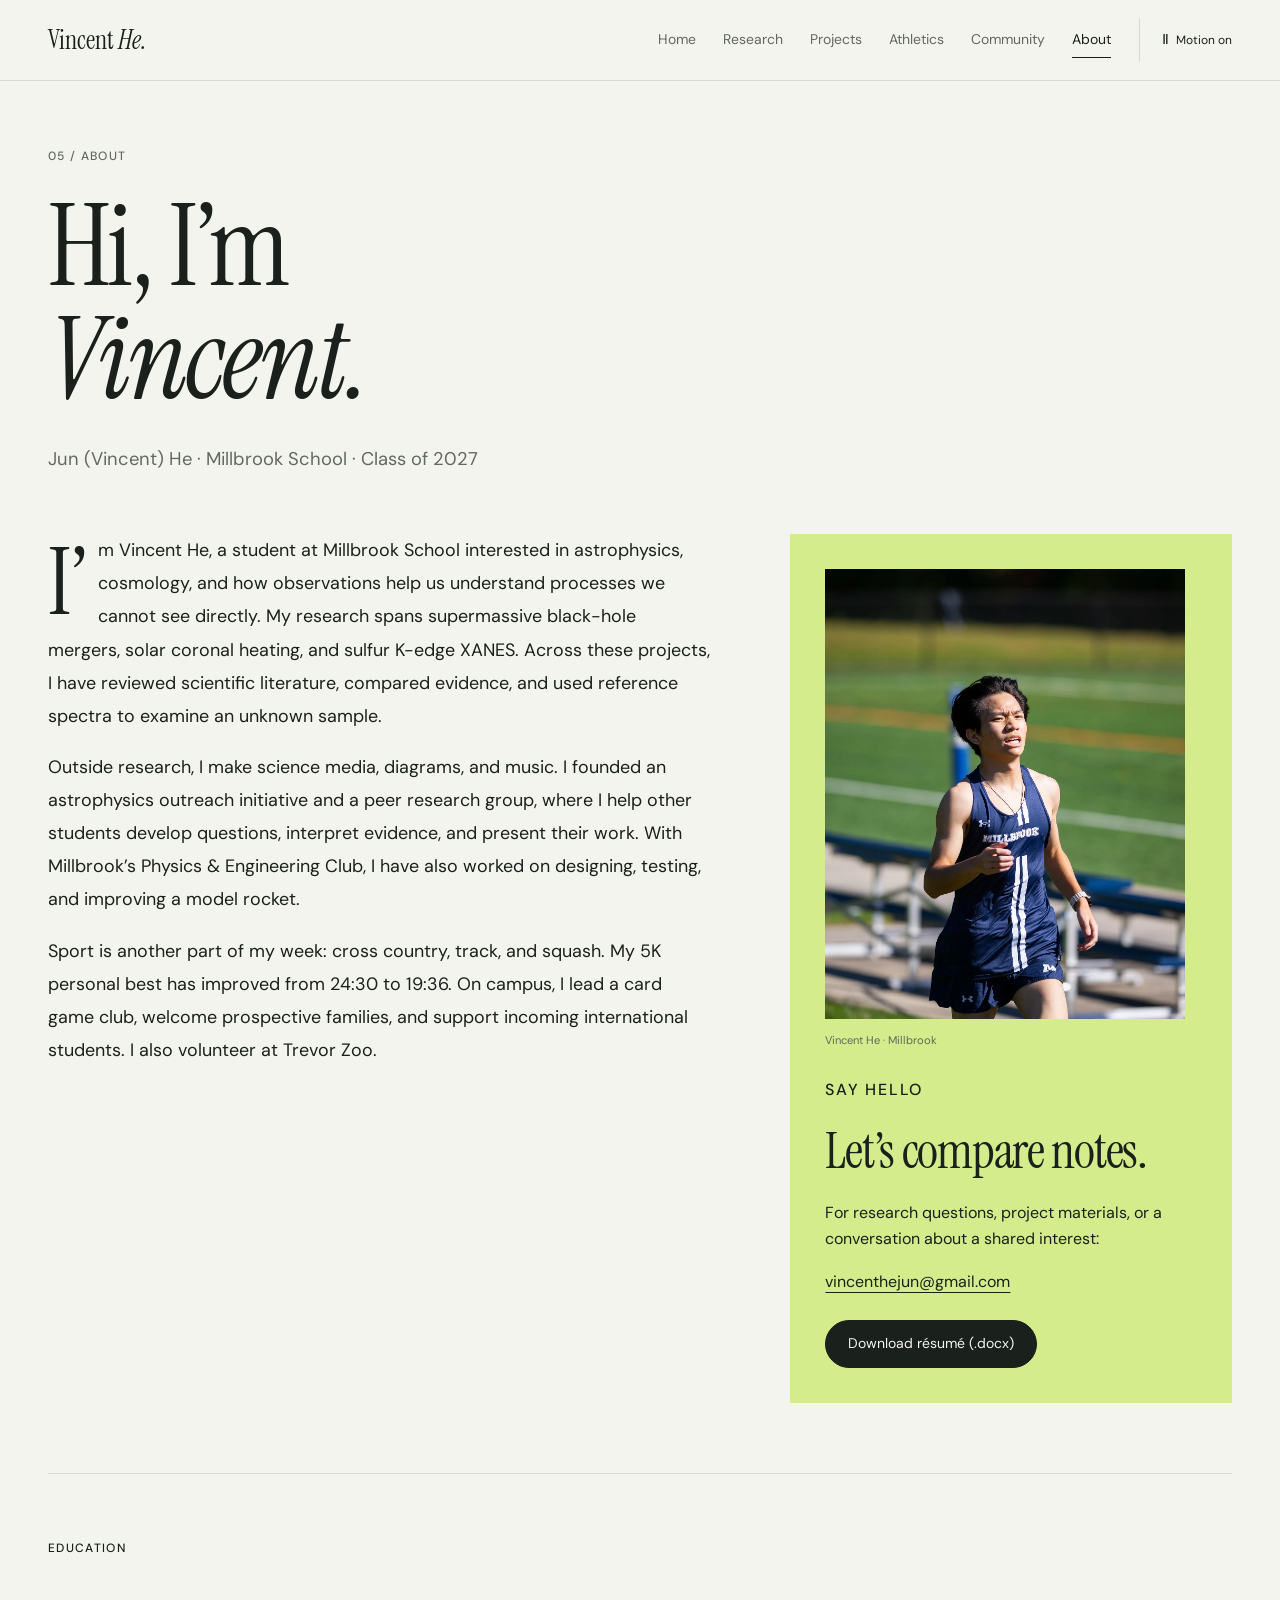
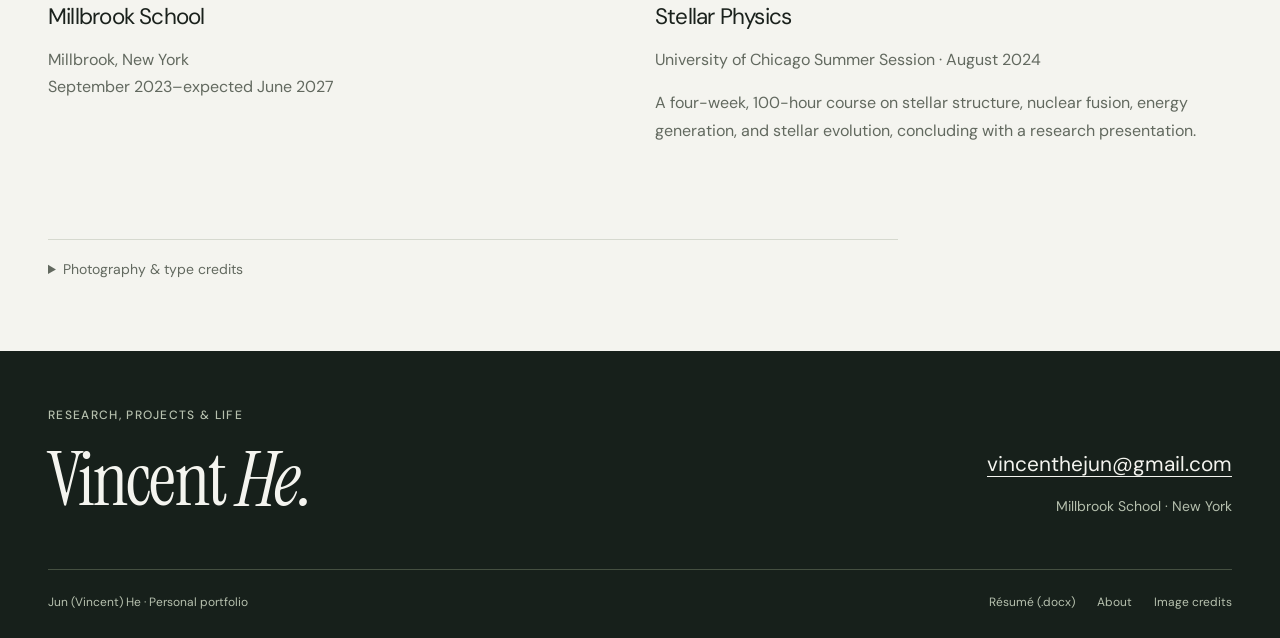
<file: about.html>
<!doctype html>
<html lang="en"><head><meta charset="utf-8"><link rel="canonical" href="https://vincent-he-0525.github.io/about.html"><meta property="og:url" content="https://vincent-he-0525.github.io/about.html"><meta name="viewport" content="width=device-width,initial-scale=1"><meta name="referrer" content="strict-origin-when-cross-origin"><title>About — Vincent He</title><meta name="description" content="Meet Jun (Vincent) He, a Millbrook student working across research, science media, music, athletics, and community, with personal photographs and source credits."><meta name="theme-color" content="#17201b"><meta property="og:type" content="website"><meta property="og:title" content="About — Vincent He"><meta property="og:description" content="Meet Jun (Vincent) He, a Millbrook student working across research, science media, music, athletics, and community, with personal photographs and source credits."><meta name="twitter:card" content="summary"><meta name="twitter:title" content="About — Vincent He"><meta name="twitter:description" content="Meet Jun (Vincent) He, a Millbrook student working across research, science media, music, athletics, and community, with personal photographs and source credits."><link rel="icon" type="image/svg+xml" href="data:image/svg+xml,%3Csvg xmlns='http://www.w3.org/2000/svg' viewBox='0 0 32 32'%3E%3Crect width='32' height='32' fill='%2317201b'/%3E%3Cpath d='M7 8l9 17 9-17h-4l-5 10-5-10z' fill='%23fff'/%3E%3C/svg%3E"><link rel="stylesheet" href="assets/style.css?v=b27a8244a75d"><noscript><style>.nav{display:flex}.menu-toggle,.motion-toggle,.world-tabs,.pb-controls,.growth-replay,.process-tabs,.reference-tabs,.reference-hint,.work-rail,.gallery-toolbar,.video-play,.booklet-tabs,.diagnostic-tabs,.race-tabs,.material-tabs{display:none}.world-panel[hidden]{display:block!important;position:relative;min-height:440px}.world-panel:first-child{position:relative;min-height:440px}.world-stage{height:auto}.process-display [hidden],.reference-panels [hidden]{display:block!important}.reference-panel+.reference-panel{margin-top:20px}.work-panel[hidden],.booklet-pages [hidden],.weight-panels [hidden],.diagnostic-panels [hidden]{display:block!important}.work-panel+.work-panel{margin-top:30px}.rocket-panels [hidden]{display:block!important}</style></noscript><script src="assets/main.js?v=e4bc1f980770" defer></script></head>
<body class="page-about"><a class="skip" href="#main">Skip to content</a><header class="site-header"><div class="wrap header-inner"><a class="brand" href="index.html" aria-label="Vincent He home">Vincent <span class="brand-mark">He.</span></a><nav id="navigation" class="nav" aria-label="Main navigation"><a href="index.html">Home</a><a href="research.html">Research</a><a href="projects.html">Projects</a><a href="athletics.html">Athletics</a><a href="community.html">Community</a><a href="about.html" aria-current="page">About</a></nav><div class="header-controls"><button class="motion-toggle" aria-pressed="true" aria-label="Motion"><span class="motion-icon" aria-hidden="true">Ⅱ</span>Motion on</button><button class="menu-toggle" aria-expanded="false" aria-controls="navigation">Menu</button></div></div><div class="scroll-progress" aria-hidden="true"></div></header>
<main id="main" class="wrap"><section class="page-hero"><p class="eyebrow">05 / About</p><h1>Hi, I’m<br><em>Vincent.</em></h1><p class="lead">Jun (Vincent) He · Millbrook School · Class of 2027</p></section>
<section class="about-layout"><div class="about-text"><p>I’m Vincent He, a student at Millbrook School interested in astrophysics, cosmology, and how observations help us understand processes we cannot see directly. My research spans supermassive black-hole mergers, solar coronal heating, and sulfur K-edge XANES. Across these projects, I have reviewed scientific literature, compared evidence, and used reference spectra to examine an unknown sample.</p><p>Outside research, I make science media, diagrams, and music. I founded an astrophysics outreach initiative and a peer research group, where I help other students develop questions, interpret evidence, and present their work. With Millbrook’s Physics &amp; Engineering Club, I have also worked on designing, testing, and improving a model rocket.</p><p>Sport is another part of my week: cross country, track, and squash. My 5K personal best has improved from 24:30 to 19:36. On campus, I lead a card game club, welcome prospective families, and support incoming international students. I also volunteer at Trevor Zoo.</p></div>
<aside class="about-aside"><figure class="about-personal-photo"><img src="assets/images/vincent-running-1.webp" alt="Vincent running in his Millbrook uniform." width="1365" height="2047" loading="lazy"><figcaption>Vincent He · Millbrook</figcaption></figure><p class="eyebrow">Say hello</p><h2>Let’s compare notes.</h2><p>For research questions, project materials, or a conversation about a shared interest:</p><p><a href="mailto:vincenthejun@gmail.com">vincenthejun@gmail.com</a></p><a class="pill dark" href="assets/vincent-he-resume.docx" download>Download résumé (.docx)</a></aside></section>
<section class="section"><p class="eyebrow">Education</p>
<div class="learning-grid">
<article><h3>Millbrook School</h3><p>Millbrook, New York<br>September 2023–expected June 2027</p></article>
<article><h3>Stellar Physics</h3><p>University of Chicago Summer Session · August 2024</p><p>A four-week, 100-hour course on stellar structure, nuclear fusion, energy generation, and stellar evolution, concluding with a research presentation.</p></article></div></section>

<section class="credits" id="image-credits"><details><summary>Photography &amp; type credits</summary><p>Solar imagery: <a href="https://svs.gsfc.nasa.gov/11095/" target="_blank" rel="noopener noreferrer">NASA/Goddard Space Flight Center</a>, from the Solar Dynamics Observatory, August 31, 2012. The orange image shows extreme-ultraviolet observations; it is not an image from my own research.</p><p>Personal sports and rocketry photographs supplied by Vincent. Squash game-day poster: photo by Colin O’Grady ’27, as credited on the original. The music preview is the arrangement image saved inside Vincent’s GarageBand project, <em>Napoleon’s roar</em>.</p><p>Instrument Serif and DM Sans, distributed under the SIL Open Font License.</p><p>Research previews reproduce the portfolio and manuscripts supplied by Jun (Vincent) He. The XANES plot is Figure 3 of the supplied paper; the solar evidence guide summarizes its tables. Film covers and video playback come from the <a href="https://www.youtube.com/@astrophysics-r5o" target="_blank" rel="noopener noreferrer">Nebula Mind YouTube channel</a>.</p></details></section>
</main><footer class="site-footer"><div class="wrap"><div class="footer-main"><div><p class="eyebrow">Research, projects &amp; life</p><h2>Vincent <em>He.</em></h2></div><div class="footer-contact"><a href="mailto:vincenthejun@gmail.com">vincenthejun@gmail.com</a><p>Millbrook School · New York</p></div></div><div class="footer-inner"><span>Jun (Vincent) He · Personal portfolio</span><div class="footer-links"><a href="assets/vincent-he-resume.docx" download>Résumé (.docx)</a><a href="about.html">About</a><a href="about.html#image-credits">Image credits</a></div></div></div></footer></body></html>
</file>
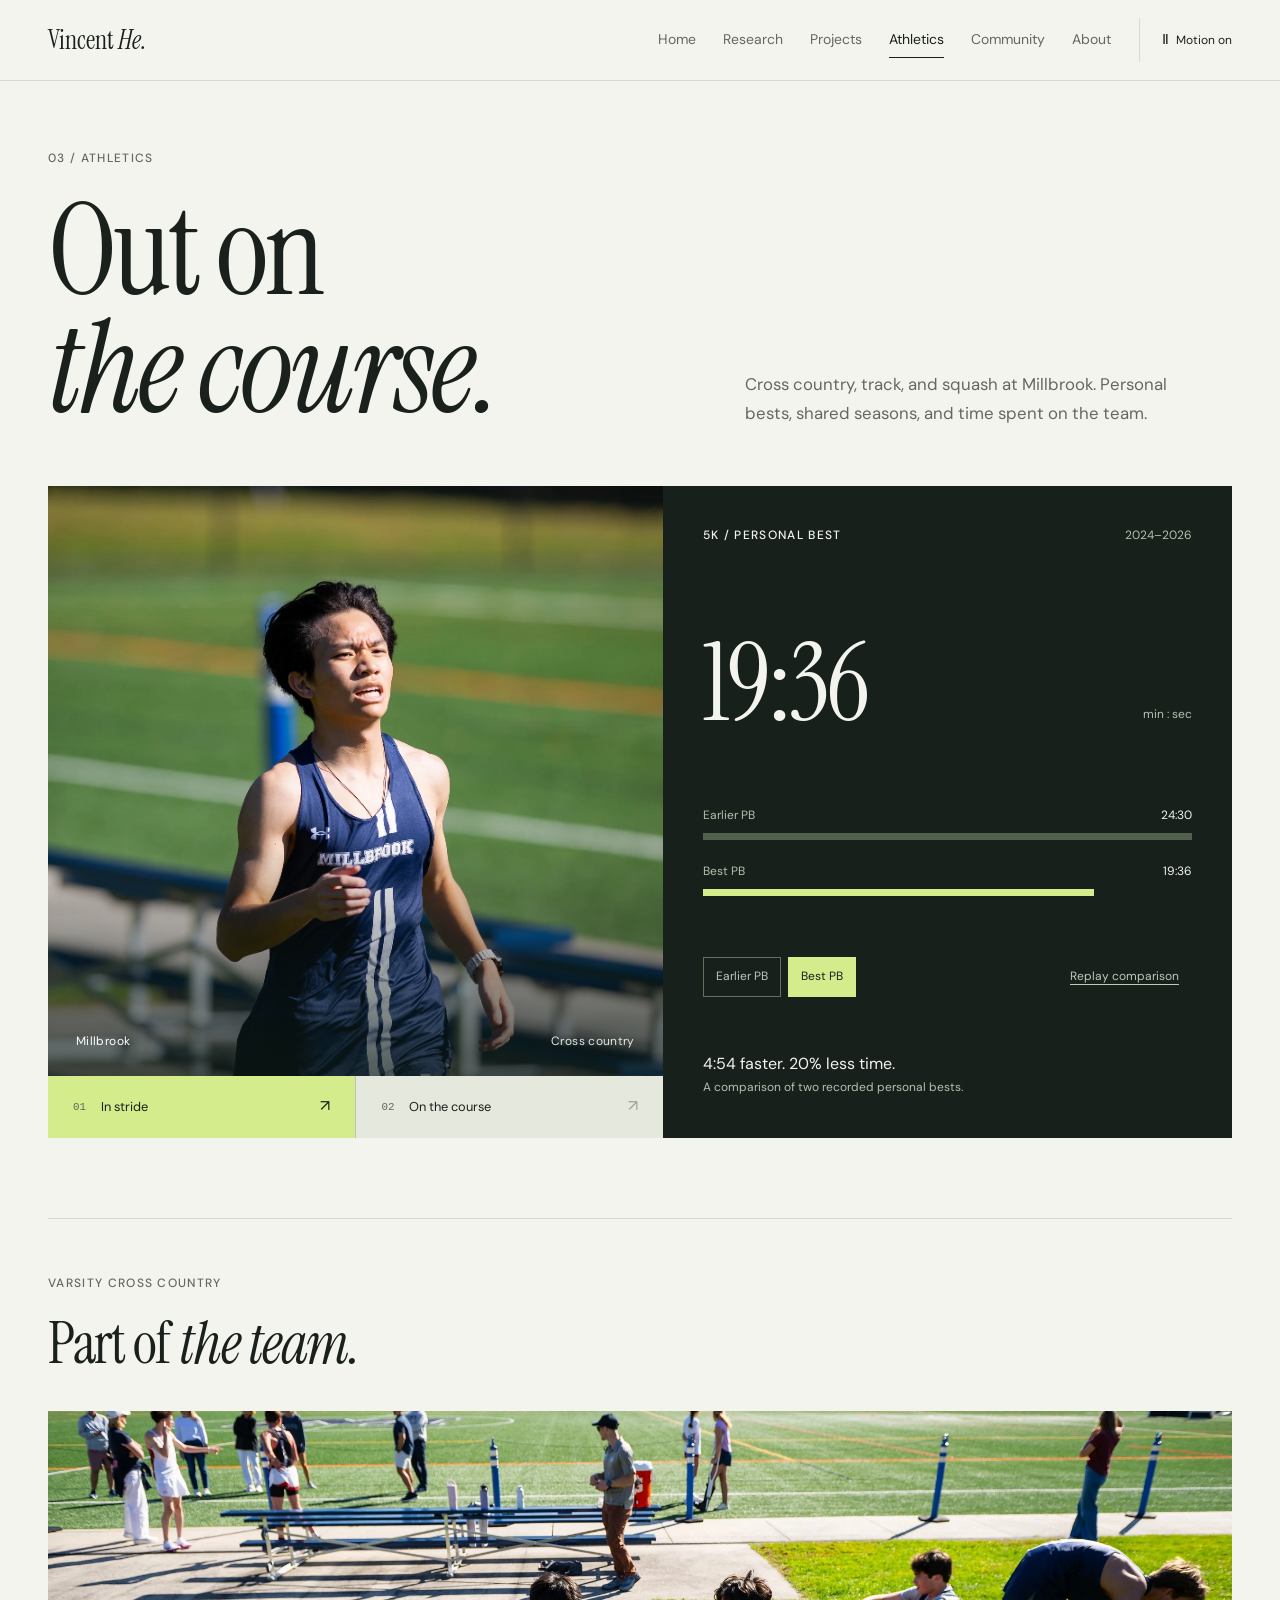
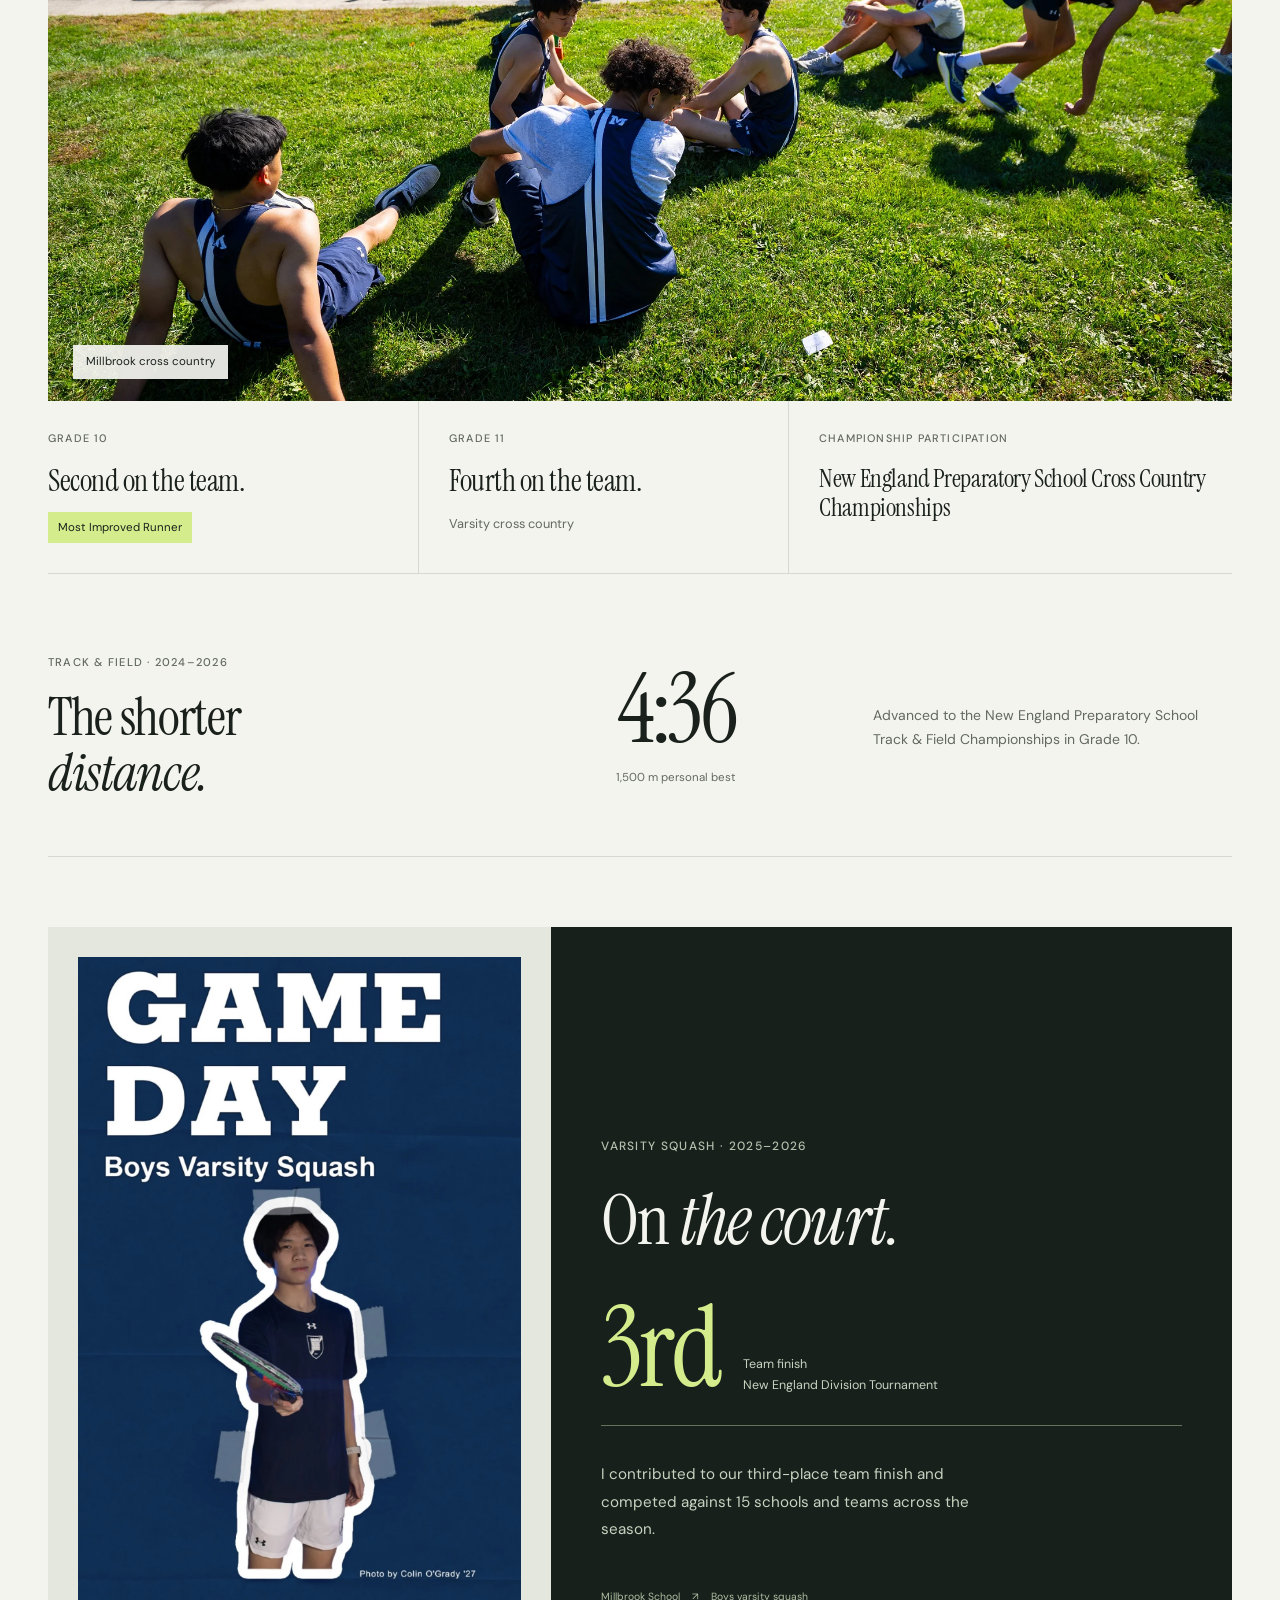
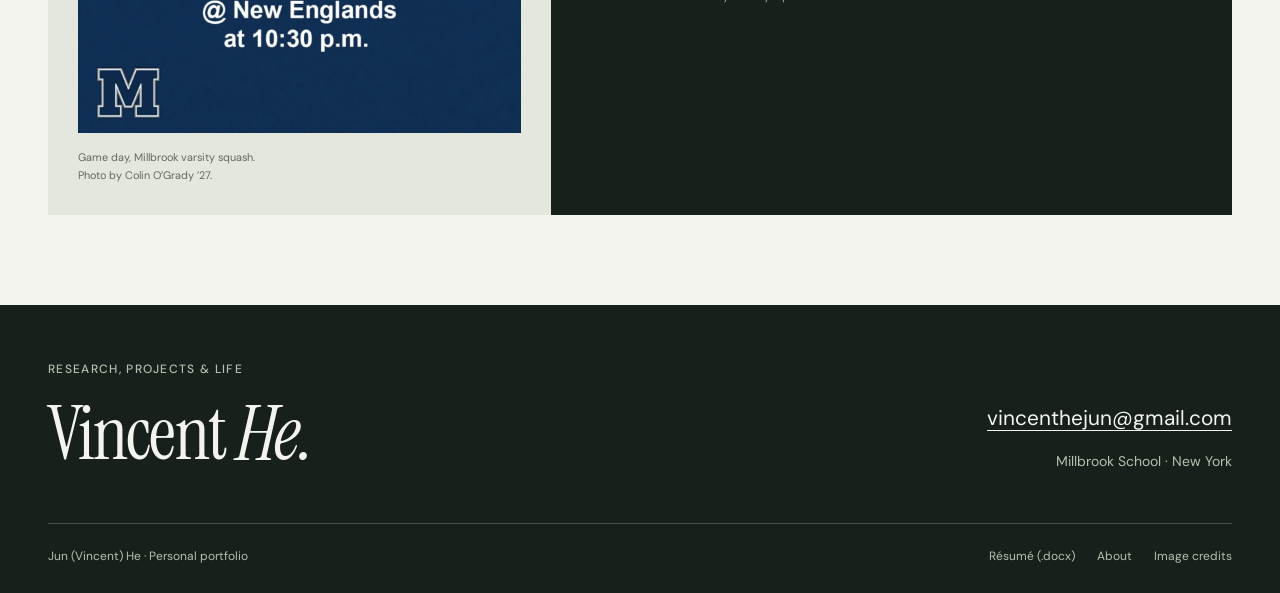
<file: athletics.html>
<!doctype html>
<html lang="en"><head><meta charset="utf-8"><link rel="canonical" href="https://vincent-he-0525.github.io/athletics.html"><meta property="og:url" content="https://vincent-he-0525.github.io/athletics.html"><meta name="viewport" content="width=device-width,initial-scale=1"><meta name="referrer" content="strict-origin-when-cross-origin"><title>Athletics — Vincent He</title><meta name="description" content="See Vincent He’s cross country photographs, 5K and 1500 m personal bests, team seasons, and Millbrook varsity squash."><meta name="theme-color" content="#17201b"><meta property="og:type" content="website"><meta property="og:title" content="Athletics — Vincent He"><meta property="og:description" content="See Vincent He’s cross country photographs, 5K and 1500 m personal bests, team seasons, and Millbrook varsity squash."><meta name="twitter:card" content="summary"><meta name="twitter:title" content="Athletics — Vincent He"><meta name="twitter:description" content="See Vincent He’s cross country photographs, 5K and 1500 m personal bests, team seasons, and Millbrook varsity squash."><link rel="icon" type="image/svg+xml" href="data:image/svg+xml,%3Csvg xmlns='http://www.w3.org/2000/svg' viewBox='0 0 32 32'%3E%3Crect width='32' height='32' fill='%2317201b'/%3E%3Cpath d='M7 8l9 17 9-17h-4l-5 10-5-10z' fill='%23fff'/%3E%3C/svg%3E"><link rel="stylesheet" href="assets/style.css?v=b27a8244a75d"><noscript><style>.nav{display:flex}.menu-toggle,.motion-toggle,.world-tabs,.pb-controls,.growth-replay,.process-tabs,.reference-tabs,.reference-hint,.work-rail,.gallery-toolbar,.video-play,.booklet-tabs,.diagnostic-tabs,.race-tabs,.material-tabs{display:none}.world-panel[hidden]{display:block!important;position:relative;min-height:440px}.world-panel:first-child{position:relative;min-height:440px}.world-stage{height:auto}.process-display [hidden],.reference-panels [hidden]{display:block!important}.reference-panel+.reference-panel{margin-top:20px}.work-panel[hidden],.booklet-pages [hidden],.weight-panels [hidden],.diagnostic-panels [hidden]{display:block!important}.work-panel+.work-panel{margin-top:30px}.rocket-panels [hidden]{display:block!important}</style></noscript><script src="assets/main.js?v=e4bc1f980770" defer></script></head>
<body class="page-athletics"><a class="skip" href="#main">Skip to content</a><header class="site-header"><div class="wrap header-inner"><a class="brand" href="index.html" aria-label="Vincent He home">Vincent <span class="brand-mark">He.</span></a><nav id="navigation" class="nav" aria-label="Main navigation"><a href="index.html">Home</a><a href="research.html">Research</a><a href="projects.html">Projects</a><a href="athletics.html" aria-current="page">Athletics</a><a href="community.html">Community</a><a href="about.html">About</a></nav><div class="header-controls"><button class="motion-toggle" aria-pressed="true" aria-label="Motion"><span class="motion-icon" aria-hidden="true">Ⅱ</span>Motion on</button><button class="menu-toggle" aria-expanded="false" aria-controls="navigation">Menu</button></div></div><div class="scroll-progress" aria-hidden="true"></div></header>
<main id="main" class="wrap"><section class="page-intro"><div><p class="eyebrow">03 / Athletics</p><h1>Out on<br><em>the course.</em></h1></div><p class="lead">Cross country, track, and squash at Millbrook. Personal bests, shared seasons, and time spent on the team.</p></section>

<section class="athletics-lead athletics-photo-lead" id="cross-country" aria-label="Cross country personal best">
  <div class="race-gallery" data-tabs>
    <div class="race-views">
      <figure class="race-panel" id="race-stride" role="tabpanel" aria-labelledby="race-tab-stride" data-panel>
        <img src="assets/images/vincent-running-1.webp" alt="Vincent running in his navy Millbrook uniform." width="1365" height="2047" fetchpriority="high">
        <figcaption>Millbrook <span>Cross country</span></figcaption>
      </figure>
      <figure class="race-panel race-panel-wide" id="race-course" role="tabpanel" aria-labelledby="race-tab-course" data-panel hidden>
        <img src="assets/images/vincent-running-2.webp" alt="Vincent running across the grass beside the athletic field." width="1365" height="2047" loading="lazy">
        <figcaption>On the course <span>Millbrook</span></figcaption>
      </figure>
    </div>
    <div class="race-tabs" role="tablist" aria-label="Cross country photographs">
      <button id="race-tab-stride" role="tab" aria-controls="race-stride" aria-selected="true"><span>01</span> In stride <span aria-hidden="true">↗</span></button>
      <button id="race-tab-course" role="tab" aria-controls="race-course" aria-selected="false" tabindex="-1"><span>02</span> On the course <span aria-hidden="true">↗</span></button>
    </div>
    <noscript><p class="race-fallback"><a href="assets/images/vincent-running-2.webp">View the second cross country photograph ↗</a></p></noscript>
  </div>
  <article class="pb-card" data-pb>
    <div class="feature-top"><p class="eyebrow">5K / Personal best</p><span class="tiny-tag">2024–2026</span></div>
    <div class="pb-display"><span data-pb-time>19:36</span><span class="pb-unit">min : sec</span></div>
    <div class="pb-bars"><div><span>Earlier PB <b>24:30</b></span><i style="--length:100%"></i></div><div><span>Best PB <b>19:36</b></span><i style="--length:80%"></i></div></div>
    <div class="pb-controls" role="group" aria-label="Compare 5K personal bests"><button data-pb-select="earlier" aria-pressed="false">Earlier PB</button><button data-pb-select="best" aria-pressed="true">Best PB</button><button data-pb-replay>Replay comparison</button></div>
    <p class="pb-caption"><strong>4:54 faster. 20% less time.</strong><br>A comparison of two recorded personal bests.</p>
  </article>
</section>

<section class="team-season" id="seasons" aria-labelledby="seasons-title">
  <div class="collection-heading"><div><p class="eyebrow">Varsity cross country</p><h2 id="seasons-title">Part of <em>the team.</em></h2></div></div>
  <figure class="team-photograph" data-reveal>
    <img src="assets/images/vincent-team.webp" alt="Millbrook runners gathered on the grass beside the athletic field." width="2048" height="1365" loading="lazy">
    <figcaption>Millbrook cross country</figcaption>
  </figure>
  <div class="season-records">
    <article class="season-record"><p class="eyebrow">Grade 10</p><h3>Second on the team.</h3><span class="runner-award">Most Improved Runner</span></article>
    <article class="season-record"><p class="eyebrow">Grade 11</p><h3>Fourth on the team.</h3><p>Varsity cross country</p></article>
    <article class="season-record championship-record"><p class="eyebrow">Championship participation</p><h3>New England Preparatory School Cross Country Championships</h3></article>
  </div>
</section>

<section class="track-record" id="track" aria-labelledby="track-title" data-reveal>
  <div><p class="eyebrow">Track &amp; field · 2024–2026</p><h2 id="track-title">The shorter <em>distance.</em></h2></div>
  <div class="track-time"><strong>4:36</strong><span>1,500 m personal best</span></div>
  <p>Advanced to the New England Preparatory School Track &amp; Field Championships in Grade 10.</p>
</section>

<section class="squash-story" id="squash" aria-labelledby="squash-title">
  <figure class="squash-poster" data-reveal>
    <a href="assets/images/squash-game-day.webp" data-lightbox data-caption="Millbrook varsity squash — Photo by Colin O’Grady ’27" aria-label="View the full Millbrook varsity squash game-day poster"><img src="assets/images/squash-game-day.webp" alt="Millbrook boys varsity squash game-day poster featuring Vincent holding a squash racket." width="1290" height="2259" loading="lazy"></a>
    <figcaption>Game day, Millbrook varsity squash.<br>Photo by Colin O’Grady ’27.</figcaption>
  </figure>
  <div class="squash-copy">
    <p class="eyebrow">Varsity squash · 2025–2026</p>
    <h2 id="squash-title">On <em>the court.</em></h2>
    <div class="squash-result"><strong>3rd</strong><span>Team finish<br>New England Division Tournament</span></div>
    <p>I contributed to our third-place team finish and competed against 15 schools and teams across the season.</p>
    <span class="squash-signoff">Millbrook School <span aria-hidden="true">↗</span> Boys varsity squash</span>
  </div>
</section>
</main><footer class="site-footer"><div class="wrap"><div class="footer-main"><div><p class="eyebrow">Research, projects &amp; life</p><h2>Vincent <em>He.</em></h2></div><div class="footer-contact"><a href="mailto:vincenthejun@gmail.com">vincenthejun@gmail.com</a><p>Millbrook School · New York</p></div></div><div class="footer-inner"><span>Jun (Vincent) He · Personal portfolio</span><div class="footer-links"><a href="assets/vincent-he-resume.docx" download>Résumé (.docx)</a><a href="about.html">About</a><a href="about.html#image-credits">Image credits</a></div></div></div></footer></body></html>
</file>
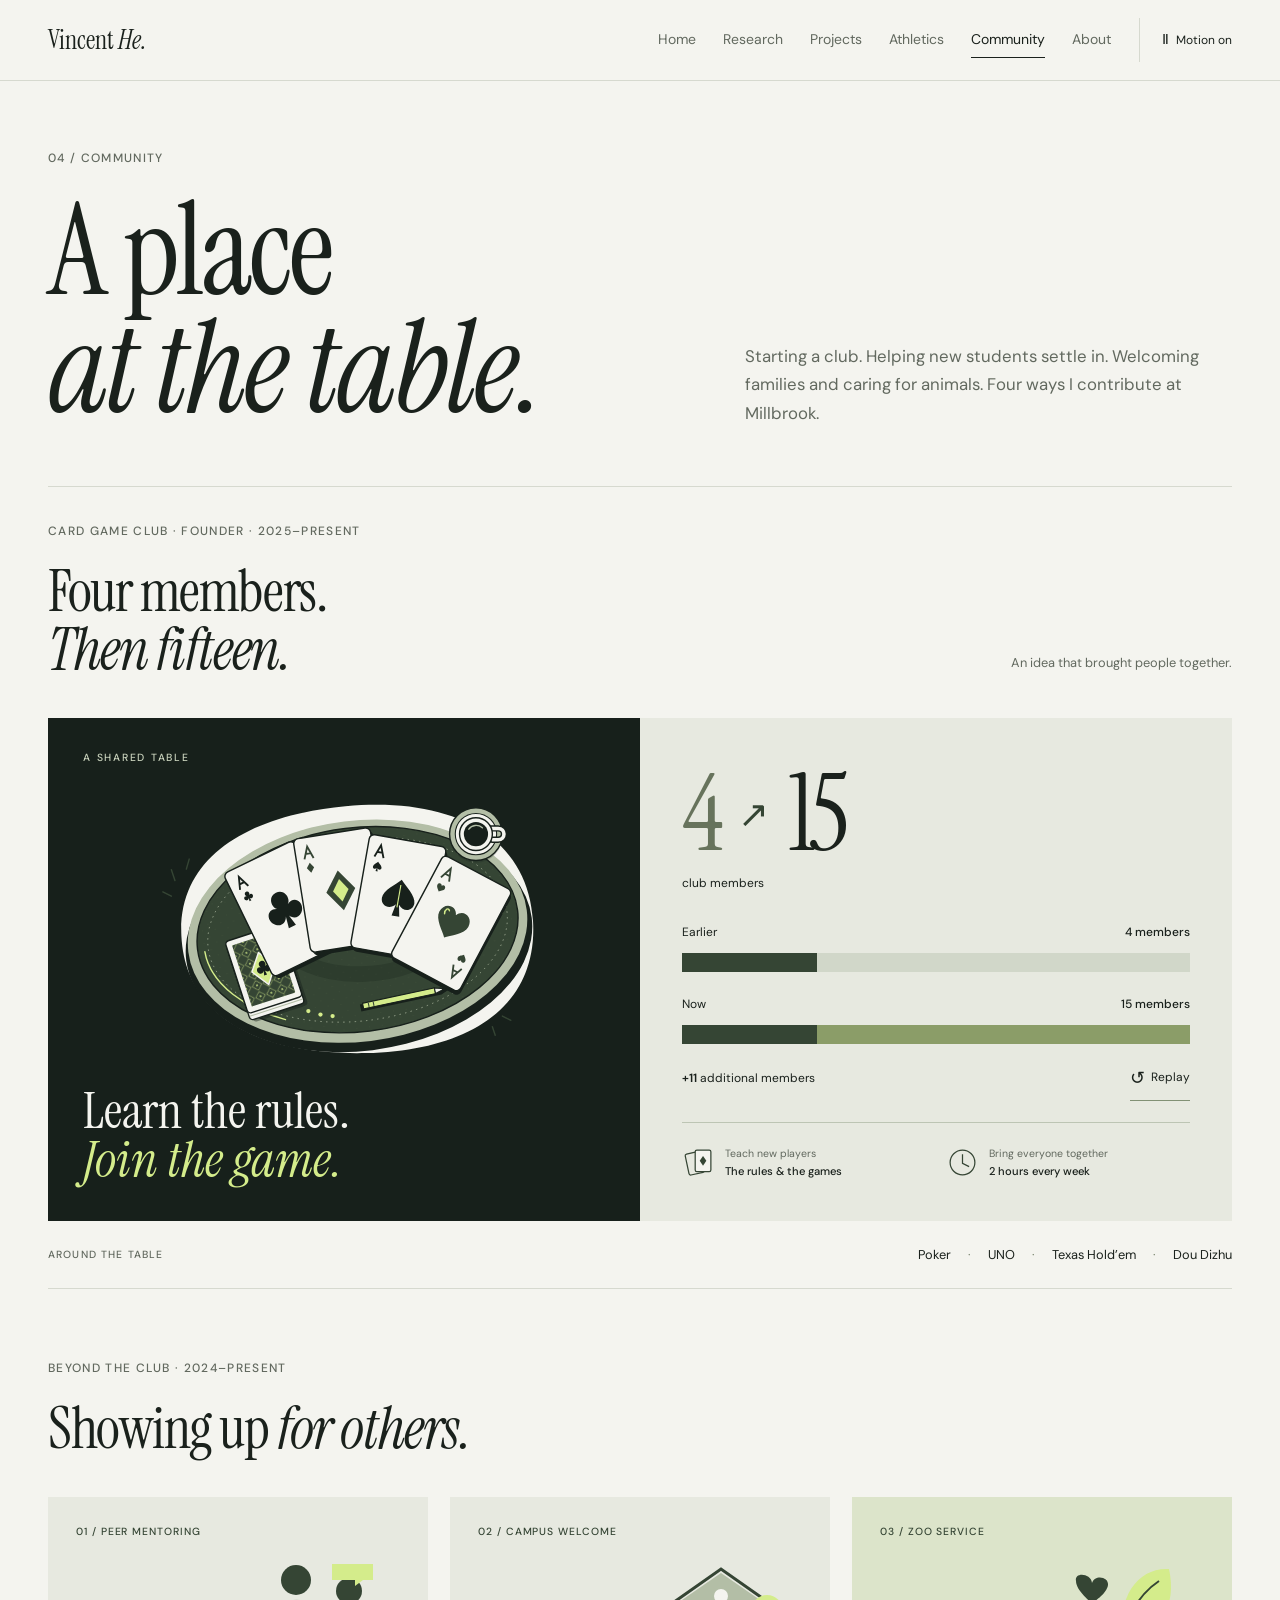
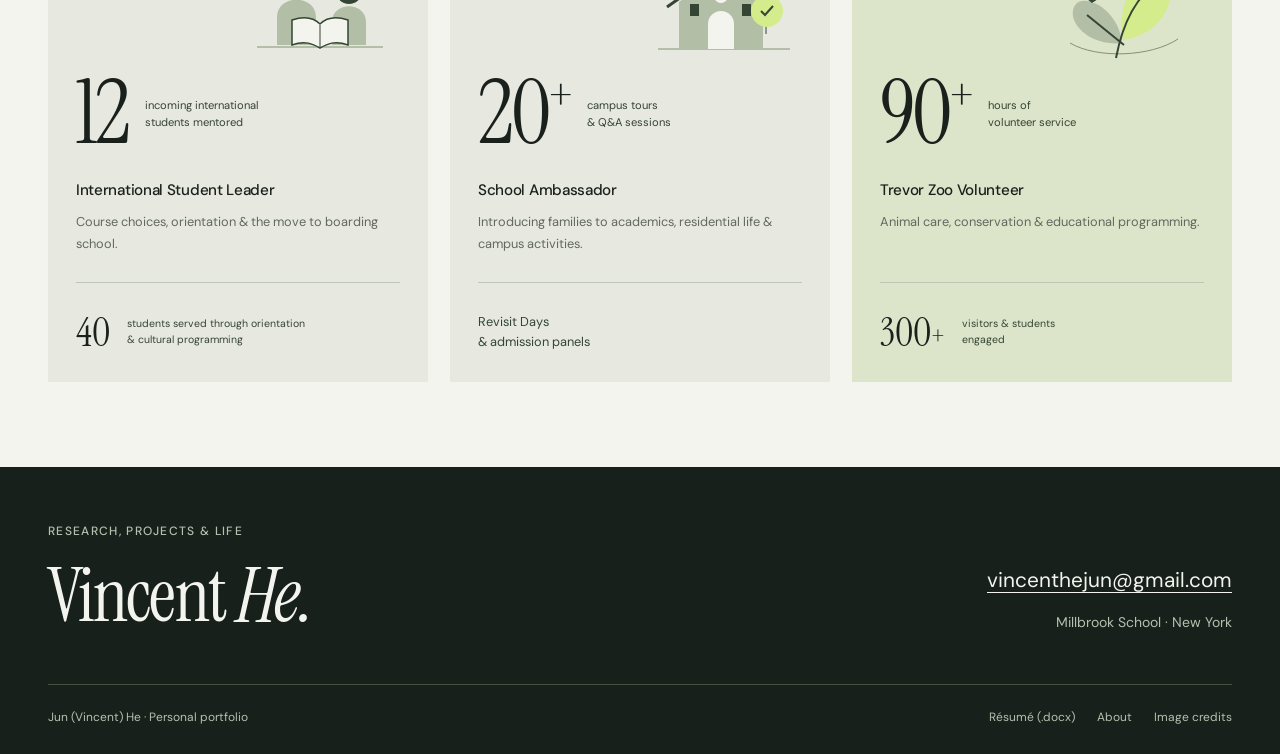
<file: community.html>
<!doctype html>
<html lang="en"><head><meta charset="utf-8"><link rel="canonical" href="https://vincent-he-0525.github.io/community.html"><meta property="og:url" content="https://vincent-he-0525.github.io/community.html"><meta name="viewport" content="width=device-width,initial-scale=1"><meta name="referrer" content="strict-origin-when-cross-origin"><title>Community — Vincent He</title><meta name="description" content="Card games, international student mentoring, campus tours, and volunteering at Trevor Zoo."><meta name="theme-color" content="#17201b"><meta property="og:type" content="website"><meta property="og:title" content="Community — Vincent He"><meta property="og:description" content="Card games, international student mentoring, campus tours, and volunteering at Trevor Zoo."><meta name="twitter:card" content="summary"><meta name="twitter:title" content="Community — Vincent He"><meta name="twitter:description" content="Card games, international student mentoring, campus tours, and volunteering at Trevor Zoo."><link rel="icon" type="image/svg+xml" href="data:image/svg+xml,%3Csvg xmlns='http://www.w3.org/2000/svg' viewBox='0 0 32 32'%3E%3Crect width='32' height='32' fill='%2317201b'/%3E%3Cpath d='M7 8l9 17 9-17h-4l-5 10-5-10z' fill='%23fff'/%3E%3C/svg%3E"><link rel="stylesheet" href="assets/style.css?v=b27a8244a75d"><noscript><style>.nav{display:flex}.menu-toggle,.motion-toggle,.world-tabs,.pb-controls,.growth-replay,.process-tabs,.reference-tabs,.reference-hint,.work-rail,.gallery-toolbar,.video-play,.booklet-tabs,.diagnostic-tabs,.race-tabs,.material-tabs{display:none}.world-panel[hidden]{display:block!important;position:relative;min-height:440px}.world-panel:first-child{position:relative;min-height:440px}.world-stage{height:auto}.process-display [hidden],.reference-panels [hidden]{display:block!important}.reference-panel+.reference-panel{margin-top:20px}.work-panel[hidden],.booklet-pages [hidden],.weight-panels [hidden],.diagnostic-panels [hidden]{display:block!important}.work-panel+.work-panel{margin-top:30px}.rocket-panels [hidden]{display:block!important}</style></noscript><script src="assets/main.js?v=e4bc1f980770" defer></script></head>
<body class="page-community"><a class="skip" href="#main">Skip to content</a><header class="site-header"><div class="wrap header-inner"><a class="brand" href="index.html" aria-label="Vincent He home">Vincent <span class="brand-mark">He.</span></a><nav id="navigation" class="nav" aria-label="Main navigation"><a href="index.html">Home</a><a href="research.html">Research</a><a href="projects.html">Projects</a><a href="athletics.html">Athletics</a><a href="community.html" aria-current="page">Community</a><a href="about.html">About</a></nav><div class="header-controls"><button class="motion-toggle" aria-pressed="true" aria-label="Motion"><span class="motion-icon" aria-hidden="true">Ⅱ</span>Motion on</button><button class="menu-toggle" aria-expanded="false" aria-controls="navigation">Menu</button></div></div><div class="scroll-progress" aria-hidden="true"></div></header>
<main id="main" class="wrap"><section class="page-intro"><div><p class="eyebrow">04 / Community</p><h1>A place<br><em>at the table.</em></h1></div><p class="lead">Starting a club. Helping new students settle in. Welcoming families and caring for animals. Four ways I contribute at Millbrook.</p></section>
<section class="club-feature" id="card-club" aria-labelledby="club-title">
  <div class="collection-heading"><div><p class="eyebrow">Card Game Club · Founder · 2025–present</p><h2 id="club-title">Four members.<br><em>Then fifteen.</em></h2></div><span class="season-key">An idea that brought people together.</span></div>
  <div class="club-story" data-reveal data-growth>
    <div class="club-illustration"><span class="eyebrow">A shared table</span><img src="assets/illustrations/card-table.svg" alt="Illustration of playing cards around a table." width="600" height="420"><p>Learn the rules.<br><em>Join the game.</em></p></div>
    <div class="club-evidence">
      <div class="club-growth-total"><span>4</span><span class="growth-arrow" aria-hidden="true">↗</span><span class="sr-only">to</span><strong>15</strong><span class="growth-unit">club members</span></div>
      <div class="growth-chart" role="img" aria-label="Club membership grew from 4 to 15, an increase of 11 members.">
        <div class="growth-row"><div><span>Earlier</span><strong>4 members</strong></div><div class="growth-track"><i class="growth-fill" style="--growth:26.6667%"></i></div></div>
        <div class="growth-row"><div><span>Now</span><strong>15 members</strong></div><div class="growth-track"><i class="growth-fill growth-fill-now" style="--growth:100%"></i></div></div>
      </div>
      <div class="growth-caption"><span><b>+11</b> additional members</span><button type="button" class="growth-replay" data-growth-replay aria-label="Replay club growth comparison"><span aria-hidden="true">↺</span> Replay</button></div>
      <div class="club-practices"><div><svg viewBox="0 0 40 40" aria-hidden="true"><rect x="6" y="8" width="19" height="26" rx="2" fill="none" stroke="currentColor" stroke-width="1.5" transform="rotate(-12 15 21)"/><rect x="16" y="5" width="19" height="26" rx="2" fill="#f4f4ef" stroke="currentColor" stroke-width="1.5"/><path d="m25.5 12 4 6-4 6-4-6Z" fill="currentColor"/></svg><span>Teach new players<br><strong>The rules &amp; the games</strong></span></div><div><svg viewBox="0 0 40 40" aria-hidden="true"><circle cx="20" cy="20" r="15" fill="none" stroke="currentColor" stroke-width="1.5"/><path d="M20 10v11l8 4" fill="none" stroke="currentColor" stroke-width="1.5"/></svg><span>Bring everyone together<br><strong>2 hours every week</strong></span></div></div>
    </div>
  </div>
  <div class="club-games"><span class="eyebrow">Around the table</span><p>Poker <span>·</span> UNO <span>·</span> Texas Hold’em <span>·</span> Dou Dizhu</p></div>
</section>
<section class="service-section" aria-labelledby="service-title">
  <div class="collection-heading"><div><p class="eyebrow">Beyond the club · 2024–present</p><h2 id="service-title">Showing up <em>for others.</em></h2></div></div>
  <div class="service-grid">
    <article class="service-card" id="student-leader" data-reveal>
      <div class="service-card-top"><span class="eyebrow">01 / Peer mentoring</span><svg viewBox="0 0 160 120" aria-hidden="true"><path d="M17 98h126" stroke="#829175"/><path d="M37 96V68c0-23 39-23 39 0v28M92 96V73c0-21 34-21 34 0v23" fill="#b3bea6"/><circle cx="56" cy="31" r="15" fill="#354534"/><circle cx="109" cy="42" r="13" fill="#354534"/><path d="M52 71c15-5 23-1 28 4 5-5 13-9 28-4v25c-13-5-21-1-28 3-7-4-15-8-28-3Z" fill="#f4f4ef" stroke="#354534" stroke-width="1.5"/><path d="M80 76v23" stroke="#354534"/><path d="M92 15h41v16h-10l-8 6v-6H92Z" fill="#d4ec8b"/></svg></div>
      <div class="service-metric"><strong>12</strong><span>incoming international<br>students mentored</span></div>
      <h3>International Student Leader</h3><p>Course choices, orientation &amp; the move to boarding school.</p>
      <div class="service-secondary"><strong>40</strong><span>students served through orientation<br>&amp; cultural programming</span></div>
    </article>
    <article class="service-card" id="school-ambassador" data-reveal>
      <div class="service-card-top"><span class="eyebrow">02 / Campus welcome</span><svg viewBox="0 0 160 120" aria-hidden="true"><path d="M16 100h132" stroke="#829175"/><path d="M37 100V53l42-29 42 29v47" fill="#b3bea6"/><path d="M25 58 79 20l54 38" fill="none" stroke="#354534" stroke-width="3"/><path d="M66 100V75a13 13 0 0 1 26 0v25" fill="#f4f4ef"/><path d="M48 55h9v12h-9zM100 55h9v12h-9z" fill="#354534"/><circle cx="79" cy="47" r="7" fill="#f4f4ef"/><path d="M124 85v-9" stroke="#354534"/><circle cx="125" cy="62" r="16" fill="#d4ec8b"/><path d="m119 62 4 4 8-9" fill="none" stroke="#354534" stroke-width="2"/></svg></div>
      <div class="service-metric"><strong>20<span>+</span></strong><span>campus tours<br>&amp; Q&amp;A sessions</span></div>
      <h3>School Ambassador</h3><p>Introducing families to academics, residential life &amp; campus activities.</p>
      <div class="service-secondary service-secondary-text"><span>Revisit Days<br>&amp; admission panels</span></div>
    </article>
    <article class="service-card service-card-green" id="trevor-zoo" data-reveal>
      <div class="service-card-top"><span class="eyebrow">03 / Zoo service</span><svg viewBox="0 0 160 120" aria-hidden="true"><path d="M26 94c27 16 81 14 108-4" fill="none" stroke="#829175"/><path d="M78 94c-3-33-36-50-46-39-12 14 10 43 46 39" fill="#b3bea6"/><path d="M79 91c-7-44 16-73 46-71 8 37-8 64-46 71" fill="#d4ec8b"/><path d="M72 109c8-42 25-65 43-77M80 96 43 66" fill="none" stroke="#354534" stroke-width="2"/><path d="M32 32c-2-9 15-8 16 2 3-9 17-6 16 2-1 9-16 18-16 18S32 42 32 32" fill="#354534"/></svg></div>
      <div class="service-metric"><strong>90<span>+</span></strong><span>hours of<br>volunteer service</span></div>
      <h3>Trevor Zoo Volunteer</h3><p>Animal care, conservation &amp; educational programming.</p>
      <div class="service-secondary"><strong>300<span>+</span></strong><span>visitors &amp; students<br>engaged</span></div>
    </article>
  </div>
</section>
</main><footer class="site-footer"><div class="wrap"><div class="footer-main"><div><p class="eyebrow">Research, projects &amp; life</p><h2>Vincent <em>He.</em></h2></div><div class="footer-contact"><a href="mailto:vincenthejun@gmail.com">vincenthejun@gmail.com</a><p>Millbrook School · New York</p></div></div><div class="footer-inner"><span>Jun (Vincent) He · Personal portfolio</span><div class="footer-links"><a href="assets/vincent-he-resume.docx" download>Résumé (.docx)</a><a href="about.html">About</a><a href="about.html#image-credits">Image credits</a></div></div></div></footer></body></html>
</file>
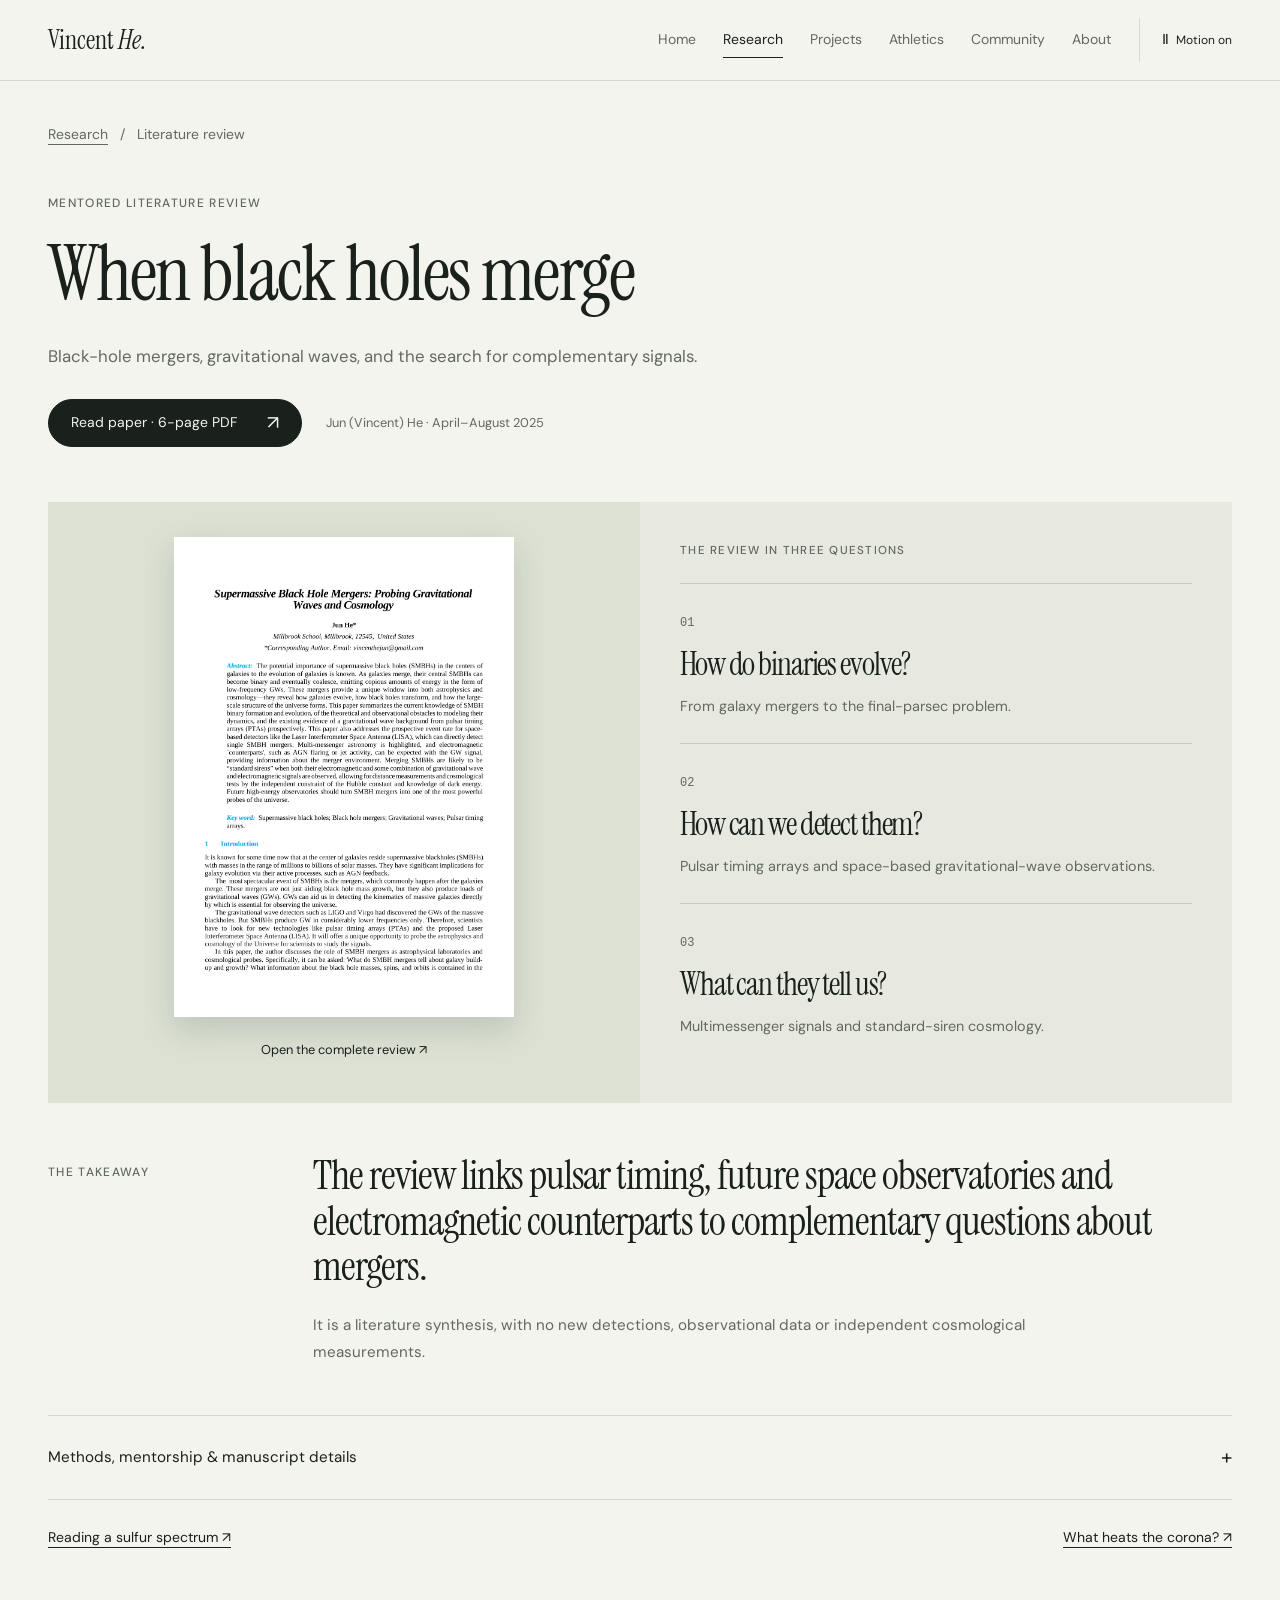
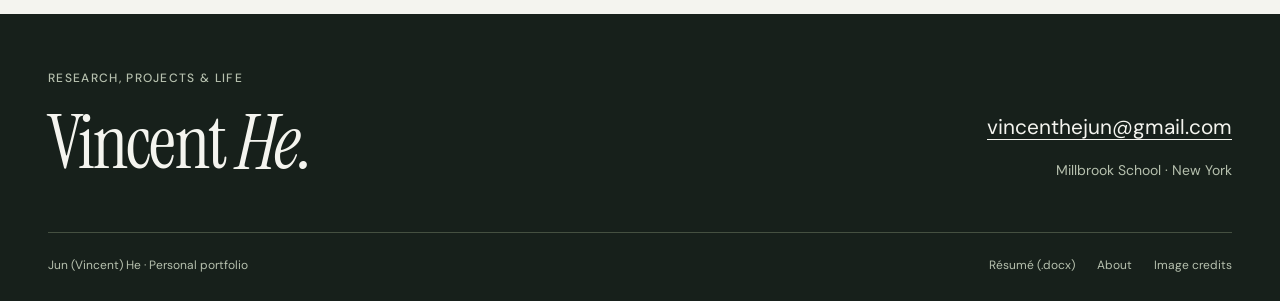
<file: research-black-holes.html>
<!doctype html>
<html lang="en"><head><meta charset="utf-8"><link rel="canonical" href="https://vincent-he-0525.github.io/research-black-holes.html"><meta property="og:url" content="https://vincent-he-0525.github.io/research-black-holes.html"><meta name="viewport" content="width=device-width,initial-scale=1"><meta name="referrer" content="strict-origin-when-cross-origin"><title>Supermassive Black Hole Mergers: Probing Gravitational Waves and Cosmology — Vincent He</title><meta name="description" content="Black-hole mergers, gravitational waves, and the search for complementary signals."><meta name="theme-color" content="#17201b"><meta property="og:type" content="website"><meta property="og:title" content="Supermassive Black Hole Mergers: Probing Gravitational Waves and Cosmology — Vincent He"><meta property="og:description" content="Black-hole mergers, gravitational waves, and the search for complementary signals."><meta name="twitter:card" content="summary"><meta name="twitter:title" content="Supermassive Black Hole Mergers: Probing Gravitational Waves and Cosmology — Vincent He"><meta name="twitter:description" content="Black-hole mergers, gravitational waves, and the search for complementary signals."><link rel="icon" type="image/svg+xml" href="data:image/svg+xml,%3Csvg xmlns='http://www.w3.org/2000/svg' viewBox='0 0 32 32'%3E%3Crect width='32' height='32' fill='%2317201b'/%3E%3Cpath d='M7 8l9 17 9-17h-4l-5 10-5-10z' fill='%23fff'/%3E%3C/svg%3E"><link rel="stylesheet" href="assets/style.css?v=b27a8244a75d"><noscript><style>.nav{display:flex}.menu-toggle,.motion-toggle,.world-tabs,.pb-controls,.growth-replay,.process-tabs,.reference-tabs,.reference-hint,.work-rail,.gallery-toolbar,.video-play,.booklet-tabs,.diagnostic-tabs,.race-tabs,.material-tabs{display:none}.world-panel[hidden]{display:block!important;position:relative;min-height:440px}.world-panel:first-child{position:relative;min-height:440px}.world-stage{height:auto}.process-display [hidden],.reference-panels [hidden]{display:block!important}.reference-panel+.reference-panel{margin-top:20px}.work-panel[hidden],.booklet-pages [hidden],.weight-panels [hidden],.diagnostic-panels [hidden]{display:block!important}.work-panel+.work-panel{margin-top:30px}.rocket-panels [hidden]{display:block!important}</style></noscript><script src="assets/main.js?v=e4bc1f980770" defer></script></head>
<body class="page-research-black-holes"><a class="skip" href="#main">Skip to content</a><header class="site-header"><div class="wrap header-inner"><a class="brand" href="index.html" aria-label="Vincent He home">Vincent <span class="brand-mark">He.</span></a><nav id="navigation" class="nav" aria-label="Main navigation"><a href="index.html">Home</a><a href="research.html" aria-current="page">Research</a><a href="projects.html">Projects</a><a href="athletics.html">Athletics</a><a href="community.html">Community</a><a href="about.html">About</a></nav><div class="header-controls"><button class="motion-toggle" aria-pressed="true" aria-label="Motion"><span class="motion-icon" aria-hidden="true">Ⅱ</span>Motion on</button><button class="menu-toggle" aria-expanded="false" aria-controls="navigation">Menu</button></div></div><div class="scroll-progress" aria-hidden="true"></div></header>
<main id="main" class="wrap"><section class="detail-hero compact-detail"><div class="breadcrumbs"><a href="research.html">Research</a><span>/</span><span>Literature review</span></div><p class="eyebrow">Mentored literature review</p><h1>When black holes merge</h1><p class="lead">Black-hole mergers, gravitational waves, and the search for complementary signals.</p><div class="paper-topline"><a class="pill dark" href="assets/papers/black-holes.pdf" target="_blank" rel="noopener noreferrer">Read paper · 6-page PDF <span aria-hidden="true">↗</span></a><span>Jun (Vincent) He · April–August 2025</span></div></section><div class="blackhole-evidence"><a href="assets/papers/black-holes.pdf" target="_blank" rel="noopener noreferrer" class="manuscript-preview"><img src="assets/research/black-holes-paper.webp" alt="First page of Supermassive Black Hole Mergers by Jun He." loading="lazy"><span>Open the complete review ↗</span></a><div class="blackhole-outline"><p class="eyebrow">The review in three questions</p><ol><li><span>01</span><h3>How do binaries evolve?</h3><p>From galaxy mergers to the final-parsec problem.</p></li><li><span>02</span><h3>How can we detect them?</h3><p>Pulsar timing arrays and space-based gravitational-wave observations.</p></li><li><span>03</span><h3>What can they tell us?</h3><p>Multimessenger signals and standard-siren cosmology.</p></li></ol></div></div><section class="research-takeaway"><p class="eyebrow">The takeaway</p><div><h2>The review links pulsar timing, future space observatories and electromagnetic counterparts to complementary questions about mergers.</h2><p>It is a literature synthesis, with no new detections, observational data or independent cosmological measurements.</p></div></section><details class="research-background"><summary>Methods, mentorship &amp; manuscript details <span aria-hidden="true">+</span></summary><div class="background-grid"><div><h3>What I did</h3><ul><li>Review binary evolution and the final-parsec problem.</li><li>Compare the roles of pulsar timing arrays and future space observatories.</li><li>Explore gravitational-wave and electromagnetic signals as complementary cosmological tools.</li></ul></div><div><h3>The manuscript</h3><p>Supermassive Black Hole Mergers: Probing Gravitational Waves and Cosmology</p><p>Faculty mentor: Prof. Mark Vogelsberger · MIT Department of Physics</p><p>Accepted after double-blind peer review at the CONF-CIAP 2026 Symposium.</p><p class="figure-note">Reading PDF converted from the supplied Word manuscript; original wording and figures retained. Acceptance status is from the résumé.</p></div></div></details><nav class="next-links compact-next" aria-label="Other research"><a href="research-xanes.html">Reading a sulfur spectrum <span aria-hidden="true">↗</span></a><a href="research-solar.html">What heats the corona? <span aria-hidden="true">↗</span></a></nav></main><footer class="site-footer"><div class="wrap"><div class="footer-main"><div><p class="eyebrow">Research, projects &amp; life</p><h2>Vincent <em>He.</em></h2></div><div class="footer-contact"><a href="mailto:vincenthejun@gmail.com">vincenthejun@gmail.com</a><p>Millbrook School · New York</p></div></div><div class="footer-inner"><span>Jun (Vincent) He · Personal portfolio</span><div class="footer-links"><a href="assets/vincent-he-resume.docx" download>Résumé (.docx)</a><a href="about.html">About</a><a href="about.html#image-credits">Image credits</a></div></div></div></footer></body></html>
</file>
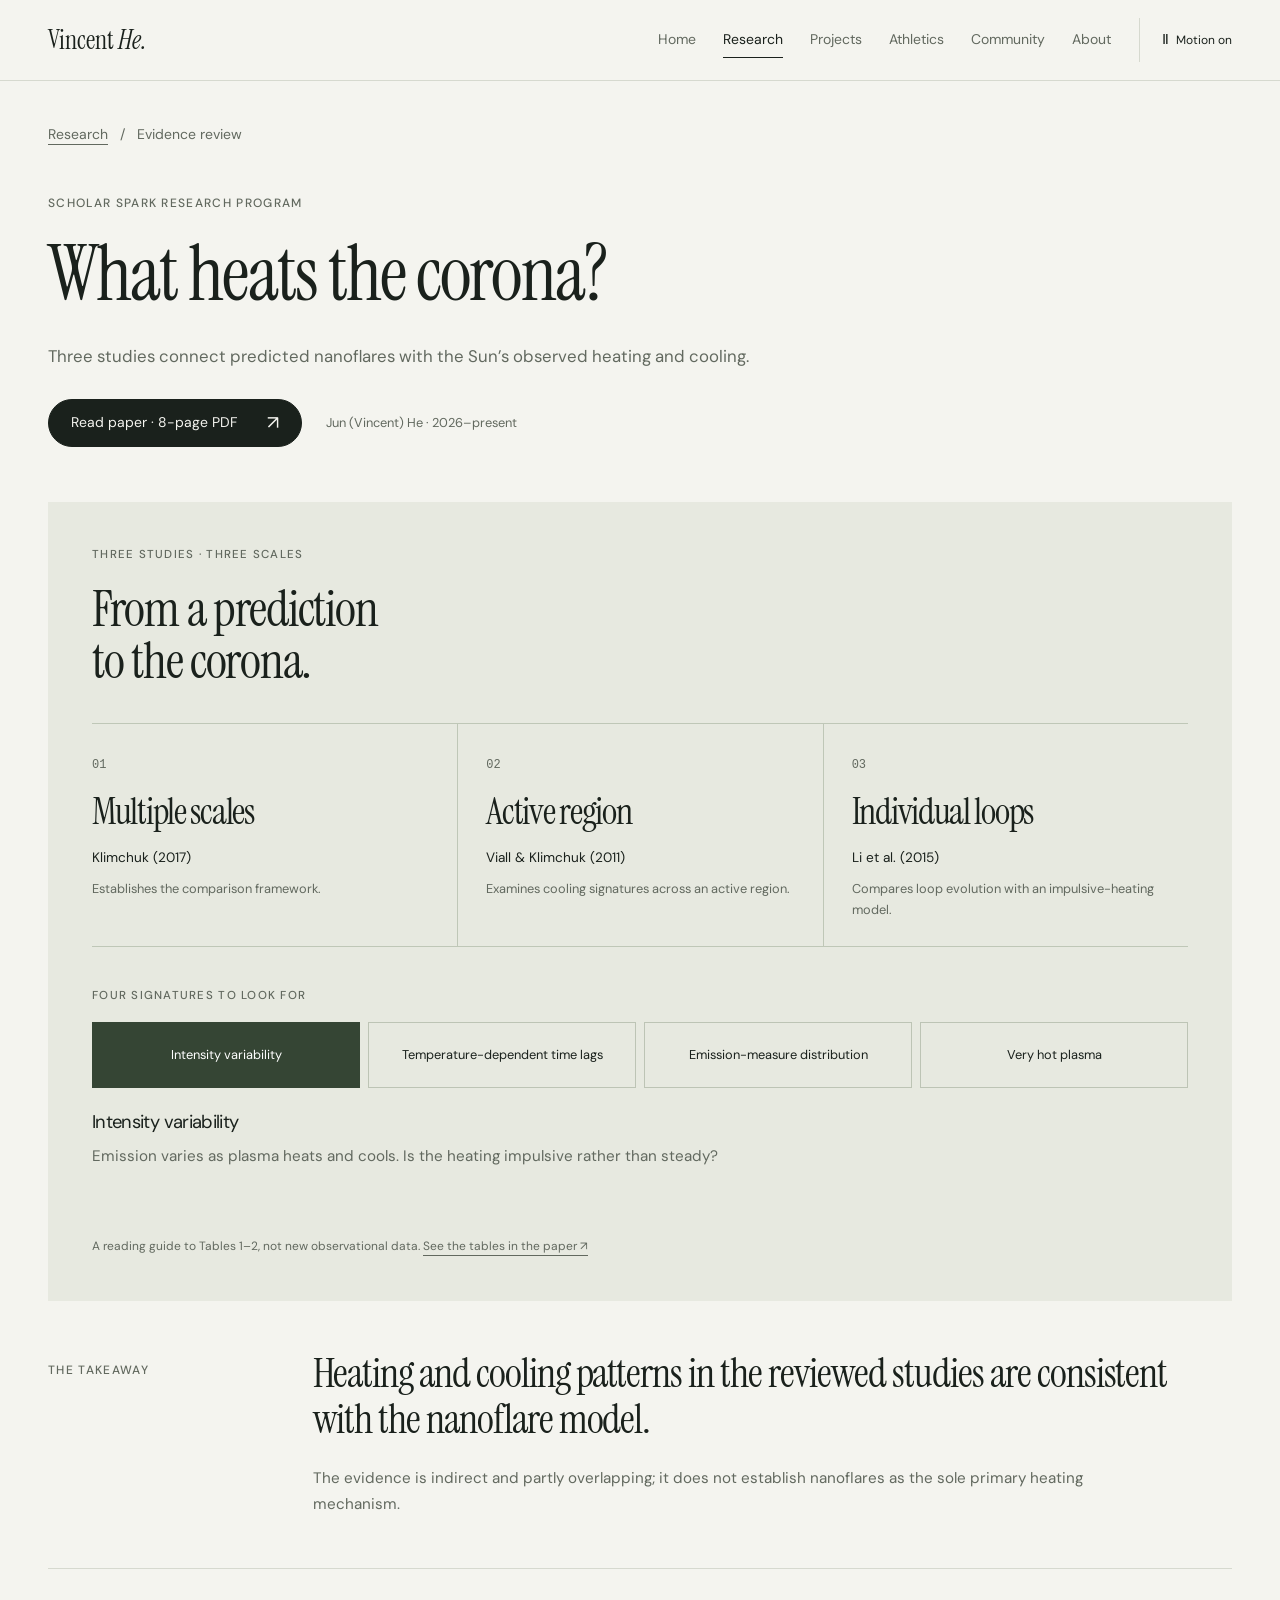
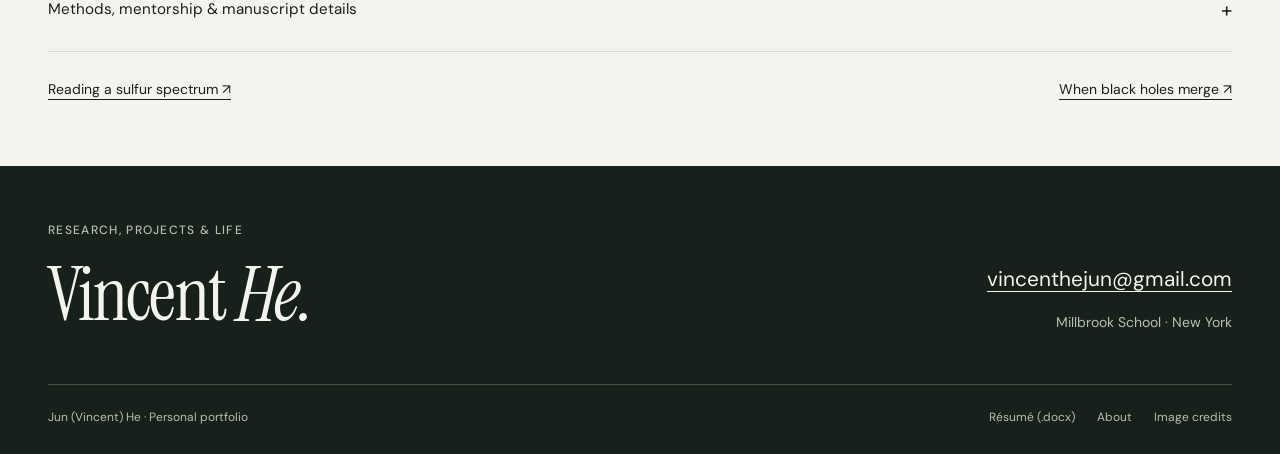
<file: research-solar.html>
<!doctype html>
<html lang="en"><head><meta charset="utf-8"><link rel="canonical" href="https://vincent-he-0525.github.io/research-solar.html"><meta property="og:url" content="https://vincent-he-0525.github.io/research-solar.html"><meta name="viewport" content="width=device-width,initial-scale=1"><meta name="referrer" content="strict-origin-when-cross-origin"><title>Evaluating Magnetic Reconnection Through the Nanoflare Heating Model: Evidence from Modern Solar Observations — Vincent He</title><meta name="description" content="Three studies connect predicted nanoflares with the Sun’s observed heating and cooling."><meta name="theme-color" content="#17201b"><meta property="og:type" content="website"><meta property="og:title" content="Evaluating Magnetic Reconnection Through the Nanoflare Heating Model: Evidence from Modern Solar Observations — Vincent He"><meta property="og:description" content="Three studies connect predicted nanoflares with the Sun’s observed heating and cooling."><meta name="twitter:card" content="summary"><meta name="twitter:title" content="Evaluating Magnetic Reconnection Through the Nanoflare Heating Model: Evidence from Modern Solar Observations — Vincent He"><meta name="twitter:description" content="Three studies connect predicted nanoflares with the Sun’s observed heating and cooling."><link rel="icon" type="image/svg+xml" href="data:image/svg+xml,%3Csvg xmlns='http://www.w3.org/2000/svg' viewBox='0 0 32 32'%3E%3Crect width='32' height='32' fill='%2317201b'/%3E%3Cpath d='M7 8l9 17 9-17h-4l-5 10-5-10z' fill='%23fff'/%3E%3C/svg%3E"><link rel="stylesheet" href="assets/style.css?v=b27a8244a75d"><noscript><style>.nav{display:flex}.menu-toggle,.motion-toggle,.world-tabs,.pb-controls,.growth-replay,.process-tabs,.reference-tabs,.reference-hint,.work-rail,.gallery-toolbar,.video-play,.booklet-tabs,.diagnostic-tabs,.race-tabs,.material-tabs{display:none}.world-panel[hidden]{display:block!important;position:relative;min-height:440px}.world-panel:first-child{position:relative;min-height:440px}.world-stage{height:auto}.process-display [hidden],.reference-panels [hidden]{display:block!important}.reference-panel+.reference-panel{margin-top:20px}.work-panel[hidden],.booklet-pages [hidden],.weight-panels [hidden],.diagnostic-panels [hidden]{display:block!important}.work-panel+.work-panel{margin-top:30px}.rocket-panels [hidden]{display:block!important}</style></noscript><script src="assets/main.js?v=e4bc1f980770" defer></script></head>
<body class="page-research-solar"><a class="skip" href="#main">Skip to content</a><header class="site-header"><div class="wrap header-inner"><a class="brand" href="index.html" aria-label="Vincent He home">Vincent <span class="brand-mark">He.</span></a><nav id="navigation" class="nav" aria-label="Main navigation"><a href="index.html">Home</a><a href="research.html" aria-current="page">Research</a><a href="projects.html">Projects</a><a href="athletics.html">Athletics</a><a href="community.html">Community</a><a href="about.html">About</a></nav><div class="header-controls"><button class="motion-toggle" aria-pressed="true" aria-label="Motion"><span class="motion-icon" aria-hidden="true">Ⅱ</span>Motion on</button><button class="menu-toggle" aria-expanded="false" aria-controls="navigation">Menu</button></div></div><div class="scroll-progress" aria-hidden="true"></div></header>
<main id="main" class="wrap"><section class="detail-hero compact-detail"><div class="breadcrumbs"><a href="research.html">Research</a><span>/</span><span>Evidence review</span></div><p class="eyebrow">Scholar Spark Research Program</p><h1>What heats the corona?</h1><p class="lead">Three studies connect predicted nanoflares with the Sun’s observed heating and cooling.</p><div class="paper-topline"><a class="pill dark" href="assets/papers/solar.pdf" target="_blank" rel="noopener noreferrer">Read paper · 8-page PDF <span aria-hidden="true">↗</span></a><span>Jun (Vincent) He · 2026–present</span></div></section><div class="solar-evidence"><div class="evidence-heading"><p class="eyebrow">Three studies · Three scales</p><h2>From a prediction<br>to the corona.</h2></div><div class="study-chain"><div><span class="study-number">01</span><h3>Multiple scales</h3><p>Klimchuk (2017)</p><span>Establishes the comparison framework.</span></div><div><span class="study-number">02</span><h3>Active region</h3><p>Viall &amp; Klimchuk (2011)</p><span>Examines cooling signatures across an active region.</span></div><div><span class="study-number">03</span><h3>Individual loops</h3><p>Li et al. (2015)</p><span>Compares loop evolution with an impulsive-heating model.</span></div></div><div class="diagnostic-browser" data-tabs><p class="eyebrow">Four signatures to look for</p><div class="diagnostic-tabs" role="tablist" aria-label="Heating signatures"><button type="button" role="tab" id="diagnostic-tab-0" aria-controls="diagnostic-0" aria-selected="true" tabindex="0">Intensity variability</button><button type="button" role="tab" id="diagnostic-tab-1" aria-controls="diagnostic-1" aria-selected="false" tabindex="-1">Temperature-dependent time lags</button><button type="button" role="tab" id="diagnostic-tab-2" aria-controls="diagnostic-2" aria-selected="false" tabindex="-1">Emission-measure distribution</button><button type="button" role="tab" id="diagnostic-tab-3" aria-controls="diagnostic-3" aria-selected="false" tabindex="-1">Very hot plasma</button></div><div class="diagnostic-panels"><div role="tabpanel" id="diagnostic-0" data-panel aria-labelledby="diagnostic-tab-0" tabindex="0"><h3>Intensity variability</h3><p>Emission varies as plasma heats and cools. Is the heating impulsive rather than steady?</p></div><div role="tabpanel" id="diagnostic-1" data-panel aria-labelledby="diagnostic-tab-1" tabindex="0" hidden><h3>Temperature-dependent time lags</h3><p>Emission peaks progress through cooler temperature channels. Is a heating–cooling sequence visible?</p></div><div role="tabpanel" id="diagnostic-2" data-panel aria-labelledby="diagnostic-tab-2" tabindex="0" hidden><h3>Emission-measure distribution</h3><p>The amount of plasma at each temperature reflects heating and cooling. Does the thermal structure match model predictions?</p></div><div role="tabpanel" id="diagnostic-3" data-panel aria-labelledby="diagnostic-tab-3" tabindex="0" hidden><h3>Very hot plasma</h3><p>Impulsive energy release can briefly produce plasma above 5 MK. Are signatures of sufficiently energetic heating present?</p></div></div></div><p class="figure-note">A reading guide to Tables 1–2, not new observational data. <a href="assets/papers/solar.pdf#page=4" target="_blank" rel="noopener noreferrer">See the tables in the paper ↗</a></p></div><section class="research-takeaway"><p class="eyebrow">The takeaway</p><div><h2>Heating and cooling patterns in the reviewed studies are consistent with the nanoflare model.</h2><p>The evidence is indirect and partly overlapping; it does not establish nanoflares as the sole primary heating mechanism.</p></div></section><details class="research-background"><summary>Methods, mentorship &amp; manuscript details <span aria-hidden="true">+</span></summary><div class="background-grid"><div><h3>What I did</h3><ul><li>Compare three core studies spanning theory, active regions and individual loops.</li><li>Evaluate four predicted signatures of impulsive heating.</li><li>Assess observed signatures, agreement with predictions and study limitations.</li></ul></div><div><h3>The manuscript</h3><p>Evaluating Magnetic Reconnection Through the Nanoflare Heating Model: Evidence from Modern Solar Observations</p><p>Faculty mentor: Prof. Elena D’Onghia · University of Wisconsin–Madison</p><p>Accepted for presentation at IC-MPES 2026, Paris.</p><p class="figure-note">Reading PDF converted from the supplied Word manuscript; original wording and figures retained. Acceptance status is from the résumé.</p></div></div></details><nav class="next-links compact-next" aria-label="Other research"><a href="research-xanes.html">Reading a sulfur spectrum <span aria-hidden="true">↗</span></a><a href="research-black-holes.html">When black holes merge <span aria-hidden="true">↗</span></a></nav></main><footer class="site-footer"><div class="wrap"><div class="footer-main"><div><p class="eyebrow">Research, projects &amp; life</p><h2>Vincent <em>He.</em></h2></div><div class="footer-contact"><a href="mailto:vincenthejun@gmail.com">vincenthejun@gmail.com</a><p>Millbrook School · New York</p></div></div><div class="footer-inner"><span>Jun (Vincent) He · Personal portfolio</span><div class="footer-links"><a href="assets/vincent-he-resume.docx" download>Résumé (.docx)</a><a href="about.html">About</a><a href="about.html#image-credits">Image credits</a></div></div></div></footer></body></html>
</file>
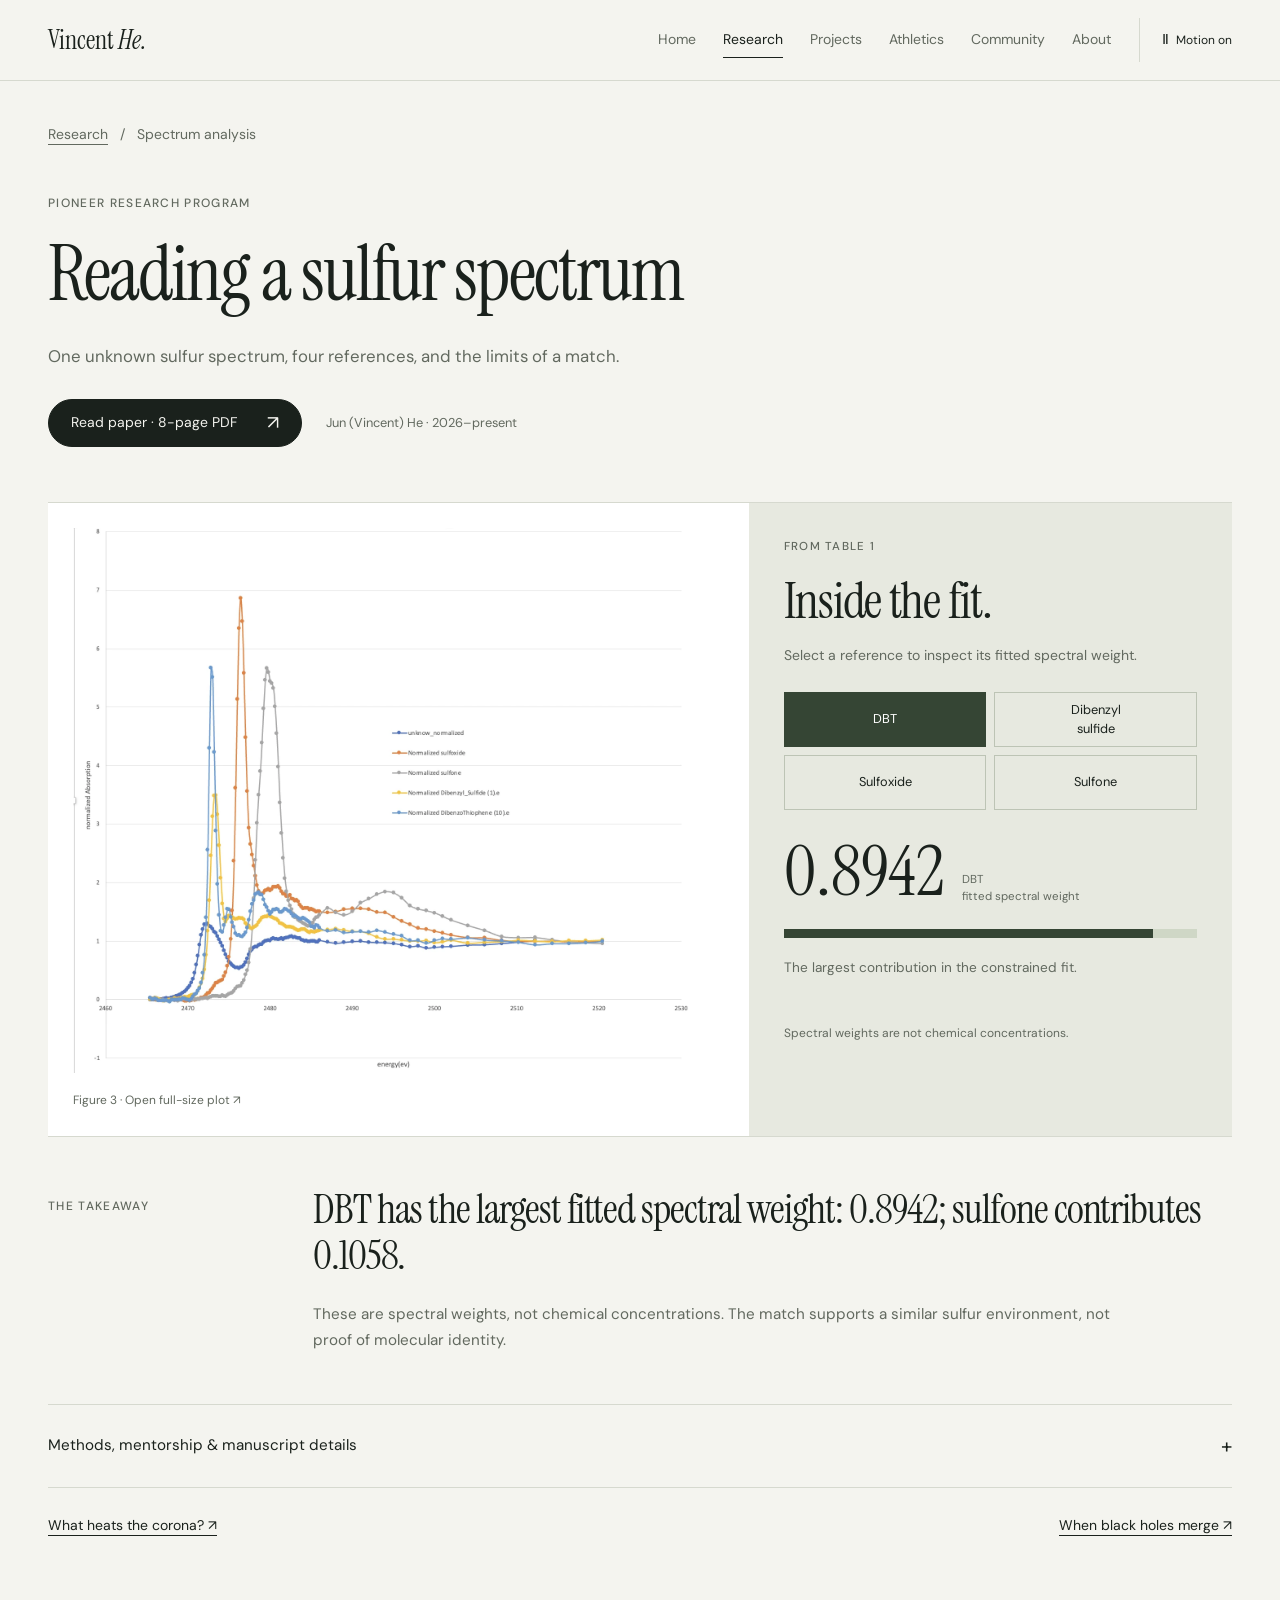
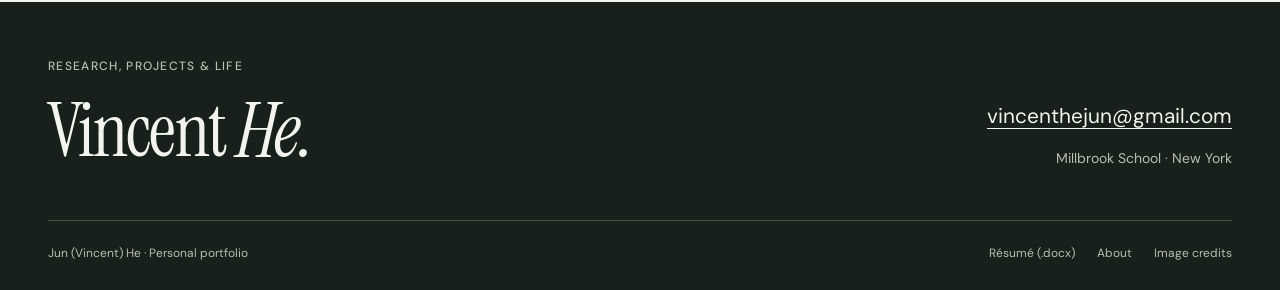
<file: research-xanes.html>
<!doctype html>
<html lang="en"><head><meta charset="utf-8"><link rel="canonical" href="https://vincent-he-0525.github.io/research-xanes.html"><meta property="og:url" content="https://vincent-he-0525.github.io/research-xanes.html"><meta name="viewport" content="width=device-width,initial-scale=1"><meta name="referrer" content="strict-origin-when-cross-origin"><title>Identification of an Unknown Sulfur Compound Using XANES and Linear-Combination Fitting — Vincent He</title><meta name="description" content="One unknown sulfur spectrum, four references, and the limits of a match."><meta name="theme-color" content="#17201b"><meta property="og:type" content="website"><meta property="og:title" content="Identification of an Unknown Sulfur Compound Using XANES and Linear-Combination Fitting — Vincent He"><meta property="og:description" content="One unknown sulfur spectrum, four references, and the limits of a match."><meta name="twitter:card" content="summary"><meta name="twitter:title" content="Identification of an Unknown Sulfur Compound Using XANES and Linear-Combination Fitting — Vincent He"><meta name="twitter:description" content="One unknown sulfur spectrum, four references, and the limits of a match."><link rel="icon" type="image/svg+xml" href="data:image/svg+xml,%3Csvg xmlns='http://www.w3.org/2000/svg' viewBox='0 0 32 32'%3E%3Crect width='32' height='32' fill='%2317201b'/%3E%3Cpath d='M7 8l9 17 9-17h-4l-5 10-5-10z' fill='%23fff'/%3E%3C/svg%3E"><link rel="stylesheet" href="assets/style.css?v=b27a8244a75d"><noscript><style>.nav{display:flex}.menu-toggle,.motion-toggle,.world-tabs,.pb-controls,.growth-replay,.process-tabs,.reference-tabs,.reference-hint,.work-rail,.gallery-toolbar,.video-play,.booklet-tabs,.diagnostic-tabs,.race-tabs,.material-tabs{display:none}.world-panel[hidden]{display:block!important;position:relative;min-height:440px}.world-panel:first-child{position:relative;min-height:440px}.world-stage{height:auto}.process-display [hidden],.reference-panels [hidden]{display:block!important}.reference-panel+.reference-panel{margin-top:20px}.work-panel[hidden],.booklet-pages [hidden],.weight-panels [hidden],.diagnostic-panels [hidden]{display:block!important}.work-panel+.work-panel{margin-top:30px}.rocket-panels [hidden]{display:block!important}</style></noscript><script src="assets/main.js?v=e4bc1f980770" defer></script></head>
<body class="page-research-xanes"><a class="skip" href="#main">Skip to content</a><header class="site-header"><div class="wrap header-inner"><a class="brand" href="index.html" aria-label="Vincent He home">Vincent <span class="brand-mark">He.</span></a><nav id="navigation" class="nav" aria-label="Main navigation"><a href="index.html">Home</a><a href="research.html" aria-current="page">Research</a><a href="projects.html">Projects</a><a href="athletics.html">Athletics</a><a href="community.html">Community</a><a href="about.html">About</a></nav><div class="header-controls"><button class="motion-toggle" aria-pressed="true" aria-label="Motion"><span class="motion-icon" aria-hidden="true">Ⅱ</span>Motion on</button><button class="menu-toggle" aria-expanded="false" aria-controls="navigation">Menu</button></div></div><div class="scroll-progress" aria-hidden="true"></div></header>
<main id="main" class="wrap"><section class="detail-hero compact-detail"><div class="breadcrumbs"><a href="research.html">Research</a><span>/</span><span>Spectrum analysis</span></div><p class="eyebrow">Pioneer Research Program</p><h1>Reading a sulfur spectrum</h1><p class="lead">One unknown sulfur spectrum, four references, and the limits of a match.</p><div class="paper-topline"><a class="pill dark" href="assets/papers/xanes.pdf" target="_blank" rel="noopener noreferrer">Read paper · 8-page PDF <span aria-hidden="true">↗</span></a><span>Jun (Vincent) He · 2026–present</span></div></section><div class="evidence-visual"><a class="source-figure" href="assets/research/xanes-spectra.png" target="_blank" rel="noopener noreferrer" aria-label="Open the original spectral plot at full resolution"><img src="assets/research/xanes-spectra.webp" alt="Five normalized sulfur K-edge spectra from Figure 3 of the supplied XANES paper." width="1596" height="1338"><span>Figure 3 · Open full-size plot ↗</span></a><div class="reference-browser fit-browser" data-tabs><div class="evidence-heading"><p class="eyebrow">From Table 1</p><h2>Inside the fit.</h2><p>Select a reference to inspect its fitted spectral weight.</p></div><div class="reference-set reference-tabs" role="tablist" aria-label="Four reference compounds"><button type="button" role="tab" id="weight-tab-0" aria-controls="weight-panel-0" aria-selected="true" tabindex="0">DBT</button><button type="button" role="tab" id="weight-tab-1" aria-controls="weight-panel-1" aria-selected="false" tabindex="-1">Dibenzyl<br> sulfide</button><button type="button" role="tab" id="weight-tab-2" aria-controls="weight-panel-2" aria-selected="false" tabindex="-1">Sulfoxide</button><button type="button" role="tab" id="weight-tab-3" aria-controls="weight-panel-3" aria-selected="false" tabindex="-1">Sulfone</button></div><div class="weight-panels"><div role="tabpanel" data-panel id="weight-panel-0" aria-labelledby="weight-tab-0" tabindex="0"><div class="weight-reading"><strong>0.8942</strong><span>DBT<br>fitted spectral weight</span></div><div class="weight-track" aria-hidden="true"><i style="--weight:89.417636%"></i></div><p>The largest contribution in the constrained fit.</p></div><div role="tabpanel" data-panel id="weight-panel-1" aria-labelledby="weight-tab-1" tabindex="0" hidden><div class="weight-reading"><strong>0.0000</strong><span>Dibenzyl sulfide<br>fitted spectral weight</span></div><div class="weight-track" aria-hidden="true"><i style="--weight:0%"></i></div><p>The fitted coefficient for this reference was zero.</p></div><div role="tabpanel" data-panel id="weight-panel-2" aria-labelledby="weight-tab-2" tabindex="0" hidden><div class="weight-reading"><strong>0.0000</strong><span>Sulfoxide<br>fitted spectral weight</span></div><div class="weight-track" aria-hidden="true"><i style="--weight:0%"></i></div><p>The fitted coefficient for this reference was zero.</p></div><div role="tabpanel" data-panel id="weight-panel-3" aria-labelledby="weight-tab-3" tabindex="0" hidden><div class="weight-reading"><strong>0.1058</strong><span>Sulfone<br>fitted spectral weight</span></div><div class="weight-track" aria-hidden="true"><i style="--weight:10.582364%"></i></div><p>A smaller contribution alongside DBT in the constrained fit.</p></div></div><p class="figure-note">Spectral weights are not chemical concentrations.</p></div></div><section class="research-takeaway"><p class="eyebrow">The takeaway</p><div><h2>DBT has the largest fitted spectral weight: 0.8942; sulfone contributes 0.1058.</h2><p>These are spectral weights, not chemical concentrations. The match supports a similar sulfur environment, not proof of molecular identity.</p></div></section><details class="research-background"><summary>Methods, mentorship &amp; manuscript details <span aria-hidden="true">+</span></summary><div class="background-grid"><div><h3>What I did</h3><ul><li>Subtract the background, normalize each spectrum and align the energy grids.</li><li>Fit four reference spectra in Excel Solver, with nonnegative weights summing to one.</li><li>Interpret the closest match within the tested reference set.</li></ul></div><div><h3>The manuscript</h3><p>Identification of an Unknown Sulfur Compound Using XANES and Linear-Combination Fitting</p><p>Faculty mentor: Ms. Kirtley · University of Kentucky</p><p>Accepted for presentation at ICBSMES-MCFM 2026, Albuquerque.</p><p class="figure-note">Reading PDF converted from the supplied Word manuscript; original wording and figures retained. Acceptance status is from the résumé.</p></div></div></details><nav class="next-links compact-next" aria-label="Other research"><a href="research-solar.html">What heats the corona? <span aria-hidden="true">↗</span></a><a href="research-black-holes.html">When black holes merge <span aria-hidden="true">↗</span></a></nav></main><footer class="site-footer"><div class="wrap"><div class="footer-main"><div><p class="eyebrow">Research, projects &amp; life</p><h2>Vincent <em>He.</em></h2></div><div class="footer-contact"><a href="mailto:vincenthejun@gmail.com">vincenthejun@gmail.com</a><p>Millbrook School · New York</p></div></div><div class="footer-inner"><span>Jun (Vincent) He · Personal portfolio</span><div class="footer-links"><a href="assets/vincent-he-resume.docx" download>Résumé (.docx)</a><a href="about.html">About</a><a href="about.html#image-credits">Image credits</a></div></div></div></footer></body></html>
</file>
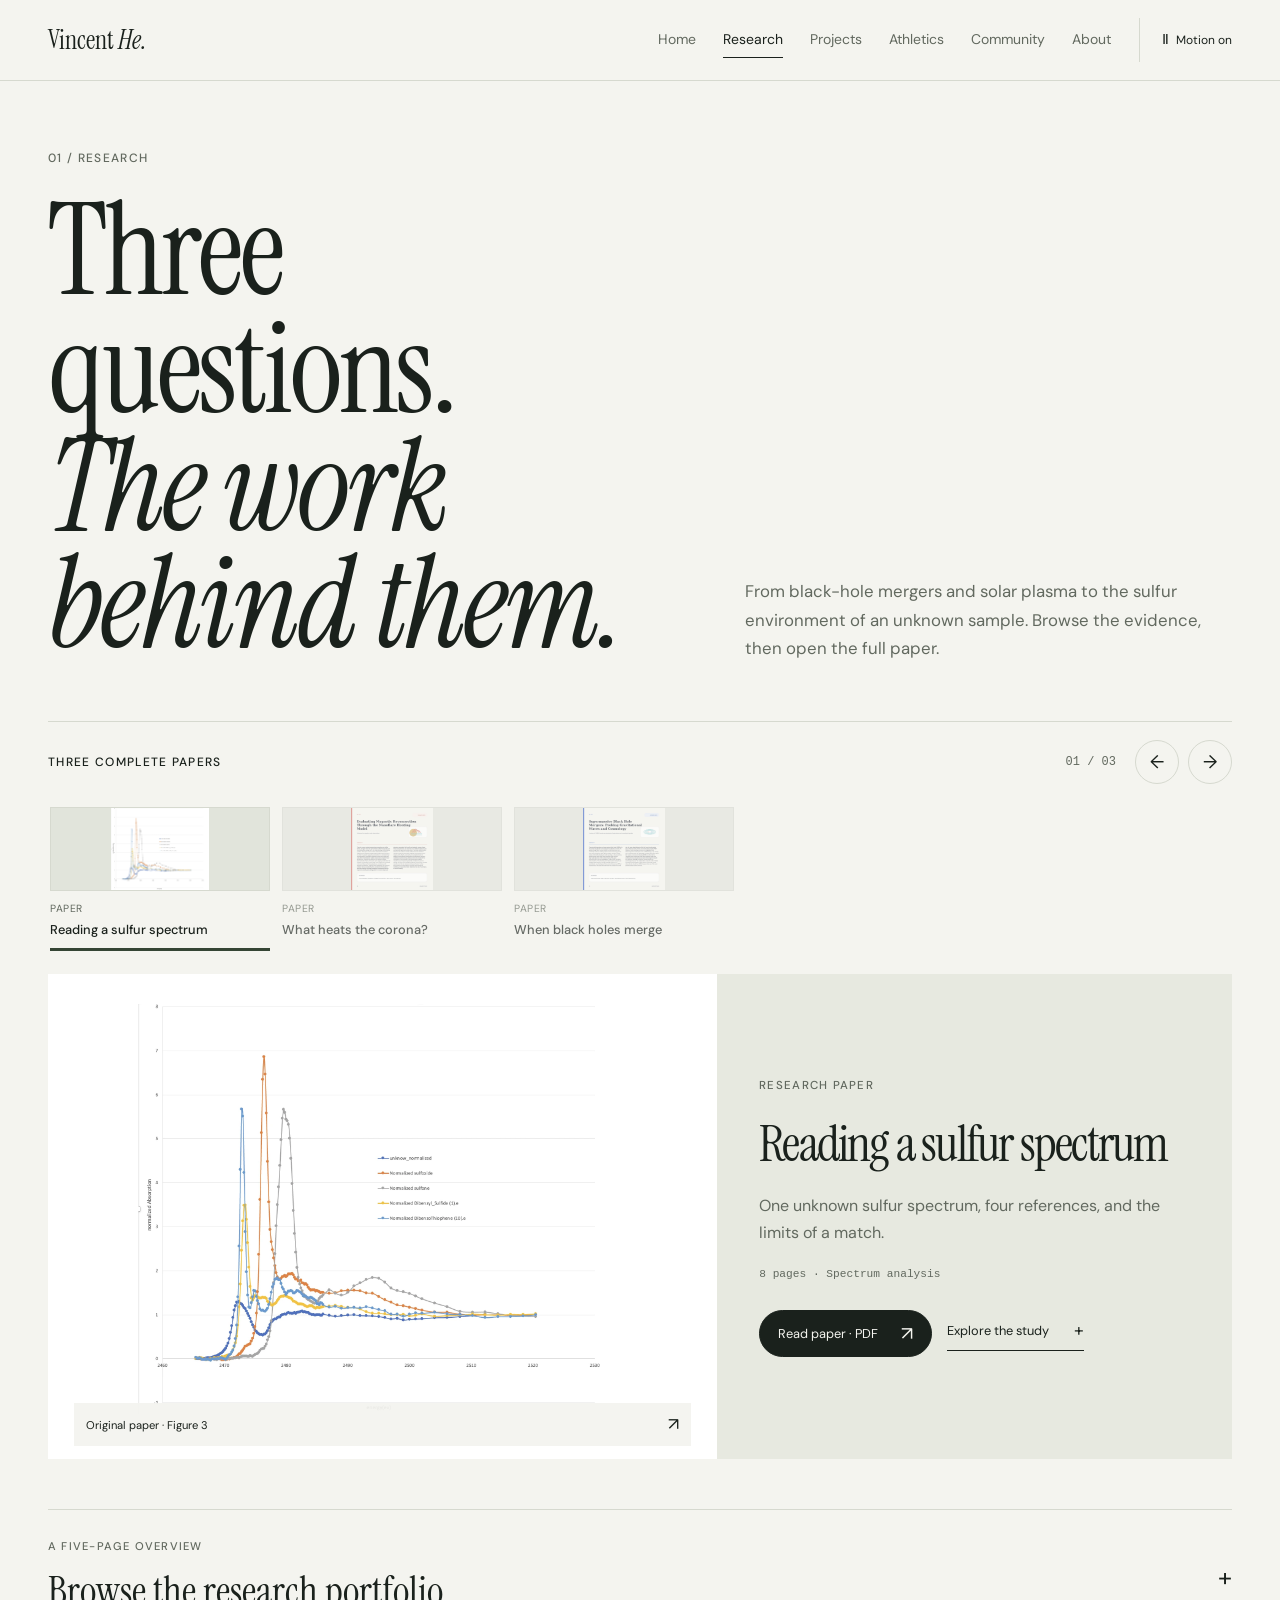
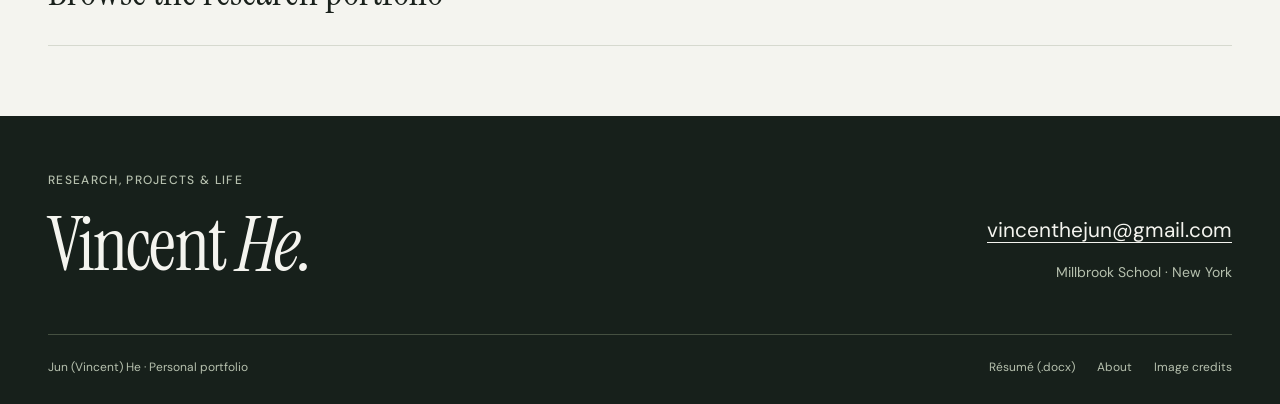
<file: research.html>
<!doctype html>
<html lang="en"><head><meta charset="utf-8"><link rel="canonical" href="https://vincent-he-0525.github.io/research.html"><meta property="og:url" content="https://vincent-he-0525.github.io/research.html"><meta name="viewport" content="width=device-width,initial-scale=1"><meta name="referrer" content="strict-origin-when-cross-origin"><title>Research — Vincent He</title><meta name="description" content="Read three research manuscripts, explore their evidence, and browse Jun He’s five-page research portfolio."><meta name="theme-color" content="#17201b"><meta property="og:type" content="website"><meta property="og:title" content="Research — Vincent He"><meta property="og:description" content="Read three research manuscripts, explore their evidence, and browse Jun He’s five-page research portfolio."><meta name="twitter:card" content="summary"><meta name="twitter:title" content="Research — Vincent He"><meta name="twitter:description" content="Read three research manuscripts, explore their evidence, and browse Jun He’s five-page research portfolio."><link rel="icon" type="image/svg+xml" href="data:image/svg+xml,%3Csvg xmlns='http://www.w3.org/2000/svg' viewBox='0 0 32 32'%3E%3Crect width='32' height='32' fill='%2317201b'/%3E%3Cpath d='M7 8l9 17 9-17h-4l-5 10-5-10z' fill='%23fff'/%3E%3C/svg%3E"><link rel="stylesheet" href="assets/style.css?v=b27a8244a75d"><noscript><style>.nav{display:flex}.menu-toggle,.motion-toggle,.world-tabs,.pb-controls,.growth-replay,.process-tabs,.reference-tabs,.reference-hint,.work-rail,.gallery-toolbar,.video-play,.booklet-tabs,.diagnostic-tabs,.race-tabs,.material-tabs{display:none}.world-panel[hidden]{display:block!important;position:relative;min-height:440px}.world-panel:first-child{position:relative;min-height:440px}.world-stage{height:auto}.process-display [hidden],.reference-panels [hidden]{display:block!important}.reference-panel+.reference-panel{margin-top:20px}.work-panel[hidden],.booklet-pages [hidden],.weight-panels [hidden],.diagnostic-panels [hidden]{display:block!important}.work-panel+.work-panel{margin-top:30px}.rocket-panels [hidden]{display:block!important}</style></noscript><script src="assets/main.js?v=e4bc1f980770" defer></script></head>
<body class="page-research"><a class="skip" href="#main">Skip to content</a><header class="site-header"><div class="wrap header-inner"><a class="brand" href="index.html" aria-label="Vincent He home">Vincent <span class="brand-mark">He.</span></a><nav id="navigation" class="nav" aria-label="Main navigation"><a href="index.html">Home</a><a href="research.html" aria-current="page">Research</a><a href="projects.html">Projects</a><a href="athletics.html">Athletics</a><a href="community.html">Community</a><a href="about.html">About</a></nav><div class="header-controls"><button class="motion-toggle" aria-pressed="true" aria-label="Motion"><span class="motion-icon" aria-hidden="true">Ⅱ</span>Motion on</button><button class="menu-toggle" aria-expanded="false" aria-controls="navigation">Menu</button></div></div><div class="scroll-progress" aria-hidden="true"></div></header>
<main id="main" class="wrap"><section class="page-intro"><div><p class="eyebrow">01 / Research</p><h1>Three questions.<br><em>The work behind them.</em></h1></div><p class="lead">From black-hole mergers and solar plasma to the sulfur environment of an unknown sample. Browse the evidence, then open the full paper.</p></section>
<section class="research-collection" aria-label="Research manuscripts"><div class="work-gallery" data-work-gallery id="research-gallery">
    <div class="gallery-toolbar"><p class="eyebrow">Three complete papers</p><div class="gallery-paging"><span data-work-position aria-live="polite">01 / 03</span><button type="button" data-work-prev aria-label="Previous work">←</button><button type="button" data-work-next aria-label="Next work">→</button></div></div>
    <div class="work-rail" role="tablist" aria-label="Choose a work"><button type="button" class="work-tab" id="research-tab-xanes" role="tab" data-work-kind="paper" aria-controls="research-work-xanes" aria-selected="true" tabindex="0"><img src="assets/research/xanes-spectra.webp" alt="" loading="lazy" referrerpolicy="strict-origin-when-cross-origin"><span class="work-tab-type">Paper</span><strong>Reading a sulfur spectrum</strong></button><button type="button" class="work-tab" id="research-tab-solar" role="tab" data-work-kind="paper" aria-controls="research-work-solar" aria-selected="false" tabindex="-1"><img src="assets/research/portfolio-p4-nanoflare-heating.webp" alt="" loading="lazy" referrerpolicy="strict-origin-when-cross-origin"><span class="work-tab-type">Paper</span><strong>What heats the corona?</strong></button><button type="button" class="work-tab" id="research-tab-black-holes" role="tab" data-work-kind="paper" aria-controls="research-work-black-holes" aria-selected="false" tabindex="-1"><img src="assets/research/portfolio-p3-black-hole-mergers.webp" alt="" loading="lazy" referrerpolicy="strict-origin-when-cross-origin"><span class="work-tab-type">Paper</span><strong>When black holes merge</strong></button></div>
    <div class="work-stage"><div class="work-panel paper-work" id="research-work-xanes" role="tabpanel" aria-labelledby="research-tab-xanes" tabindex="0">
      <div class="work-media plot-media"><a class="paper-preview" href="research-xanes.html" aria-label="Explore Reading a sulfur spectrum"><img src="assets/research/xanes-spectra.webp" alt="Normalized spectra reproduced from Figure 3 of Vincent’s XANES paper." loading="lazy"><span class="preview-cue">Original paper · Figure 3 <b aria-hidden="true">↗</b></span></a></div>
      <div class="work-copy"><p class="eyebrow">Research paper</p><h3>Reading a sulfur spectrum</h3><p>One unknown sulfur spectrum, four references, and the limits of a match.</p><span class="work-meta">8 pages · Spectrum analysis</span><div class="work-actions"><a class="pill dark" href="assets/papers/xanes.pdf" target="_blank" rel="noopener noreferrer">Read paper · PDF <span aria-hidden="true">↗</span></a><a class="text-link" href="research-xanes.html">Explore the study <span aria-hidden="true">+</span></a></div></div>
    </div><div class="work-panel paper-work" id="research-work-solar" role="tabpanel" aria-labelledby="research-tab-solar" tabindex="0" hidden>
      <div class="work-media "><a class="paper-preview" href="research-solar.html" aria-label="Explore What heats the corona?"><img src="assets/research/portfolio-p4-nanoflare-heating.webp" alt="Original research portfolio page for What heats the corona?." loading="lazy"><span class="preview-cue">Research portfolio · Original page <b aria-hidden="true">↗</b></span></a></div>
      <div class="work-copy"><p class="eyebrow">Research paper</p><h3>What heats the corona?</h3><p>Three studies connect predicted nanoflares with the Sun’s observed heating and cooling.</p><span class="work-meta">8 pages · Evidence review</span><div class="work-actions"><a class="pill dark" href="assets/papers/solar.pdf" target="_blank" rel="noopener noreferrer">Read paper · PDF <span aria-hidden="true">↗</span></a><a class="text-link" href="research-solar.html">Explore the study <span aria-hidden="true">+</span></a></div></div>
    </div><div class="work-panel paper-work" id="research-work-black-holes" role="tabpanel" aria-labelledby="research-tab-black-holes" tabindex="0" hidden>
      <div class="work-media "><a class="paper-preview" href="research-black-holes.html" aria-label="Explore When black holes merge"><img src="assets/research/portfolio-p3-black-hole-mergers.webp" alt="Original research portfolio page for When black holes merge." loading="lazy"><span class="preview-cue">Research portfolio · Original page <b aria-hidden="true">↗</b></span></a></div>
      <div class="work-copy"><p class="eyebrow">Research paper</p><h3>When black holes merge</h3><p>Black-hole mergers, gravitational waves, and the search for complementary signals.</p><span class="work-meta">6 pages · Literature review</span><div class="work-actions"><a class="pill dark" href="assets/papers/black-holes.pdf" target="_blank" rel="noopener noreferrer">Read paper · PDF <span aria-hidden="true">↗</span></a><a class="text-link" href="research-black-holes.html">Explore the study <span aria-hidden="true">+</span></a></div></div>
    </div></div>
  </div></section>
<details class="portfolio-booklet"><summary><span><span class="eyebrow">A five-page overview</span><strong>Browse the research portfolio</strong></span><span aria-hidden="true">+</span></summary><div class="booklet-body" data-tabs><div class="booklet-tabs" role="tablist" aria-label="Portfolio pages"><button type="button" role="tab" id="book-tab-cover" aria-controls="book-cover" aria-selected="true" tabindex="0">1 · Cover</button><button type="button" role="tab" id="book-tab-contents" aria-controls="book-contents" aria-selected="false" tabindex="-1">2 · Contents</button><button type="button" role="tab" id="book-tab-black-hole-mergers" aria-controls="book-black-hole-mergers" aria-selected="false" tabindex="-1">3 · Black holes</button><button type="button" role="tab" id="book-tab-nanoflare-heating" aria-controls="book-nanoflare-heating" aria-selected="false" tabindex="-1">4 · The Sun</button><button type="button" role="tab" id="book-tab-sulfur-xanes" aria-controls="book-sulfur-xanes" aria-selected="false" tabindex="-1">5 · Sulfur</button></div><div class="booklet-pages"><figure id="book-cover" role="tabpanel" aria-labelledby="book-tab-cover" data-panel tabindex="0"><img src="assets/research/portfolio-p1-cover.webp" alt="Cover — original page 1 of Jun He’s research portfolio." loading="lazy" width="1024" height="1024"><figcaption>Jun He · Research Portfolio · Page 1 of 5</figcaption></figure><figure id="book-contents" role="tabpanel" aria-labelledby="book-tab-contents" data-panel tabindex="0" hidden><img src="assets/research/portfolio-p2-contents.webp" alt="Contents — original page 2 of Jun He’s research portfolio." loading="lazy" width="1024" height="1024"><figcaption>Jun He · Research Portfolio · Page 2 of 5</figcaption></figure><figure id="book-black-hole-mergers" role="tabpanel" aria-labelledby="book-tab-black-hole-mergers" data-panel tabindex="0" hidden><img src="assets/research/portfolio-p3-black-hole-mergers.webp" alt="Black holes — original page 3 of Jun He’s research portfolio." loading="lazy" width="1024" height="1024"><figcaption>Jun He · Research Portfolio · Page 3 of 5</figcaption></figure><figure id="book-nanoflare-heating" role="tabpanel" aria-labelledby="book-tab-nanoflare-heating" data-panel tabindex="0" hidden><img src="assets/research/portfolio-p4-nanoflare-heating.webp" alt="The Sun — original page 4 of Jun He’s research portfolio." loading="lazy" width="1024" height="1024"><figcaption>Jun He · Research Portfolio · Page 4 of 5</figcaption></figure><figure id="book-sulfur-xanes" role="tabpanel" aria-labelledby="book-tab-sulfur-xanes" data-panel tabindex="0" hidden><img src="assets/research/portfolio-p5-sulfur-xanes.webp" alt="Sulfur — original page 5 of Jun He’s research portfolio." loading="lazy" width="1024" height="1024"><figcaption>Jun He · Research Portfolio · Page 5 of 5</figcaption></figure></div><a class="text-link" href="assets/papers/research-portfolio.pdf" target="_blank" rel="noopener noreferrer">Open the portfolio PDF <span aria-hidden="true">↗</span></a></div></details>
</main><footer class="site-footer"><div class="wrap"><div class="footer-main"><div><p class="eyebrow">Research, projects &amp; life</p><h2>Vincent <em>He.</em></h2></div><div class="footer-contact"><a href="mailto:vincenthejun@gmail.com">vincenthejun@gmail.com</a><p>Millbrook School · New York</p></div></div><div class="footer-inner"><span>Jun (Vincent) He · Personal portfolio</span><div class="footer-links"><a href="assets/vincent-he-resume.docx" download>Résumé (.docx)</a><a href="about.html">About</a><a href="about.html#image-credits">Image credits</a></div></div></div></footer></body></html>
</file>
<file: assets/style.css>
@font-face{font-family:DM Sans;src:url('fonts/dm-sans-400.ttf') format('truetype');font-style:normal;font-weight:400;font-display:swap}@font-face{font-family:DM Sans;src:url('fonts/dm-sans-500.ttf') format('truetype');font-style:normal;font-weight:500;font-display:swap}@font-face{font-family:DM Sans;src:url('fonts/dm-sans-600.ttf') format('truetype');font-style:normal;font-weight:600;font-display:swap}@font-face{font-family:Instrument Serif;src:url('fonts/instrument-serif-normal.ttf') format('truetype');font-style:normal;font-weight:400;font-display:swap}@font-face{font-family:Instrument Serif;src:url('fonts/instrument-serif-italic.ttf') format('truetype');font-style:italic;font-weight:400;font-display:swap}
:root{--paper:#f4f4ef;--white:#fff;--ink:#1a211c;--muted:#62695f;--line:#d6d9cf;--accent:#d4ec8b;--green:#354534;--dark:#17201b;--serif:'Instrument Serif',Georgia,serif;--sans:'DM Sans',Arial,sans-serif;--mono:ui-monospace,SFMono-Regular,Consolas,monospace}
*{box-sizing:border-box}html{scroll-behavior:smooth;scroll-padding-top:100px}body{margin:0;color:var(--ink);background:var(--paper);font-family:var(--sans);font-size:16px;line-height:1.65;-webkit-font-smoothing:antialiased}h1,h2,h3,p,figure{margin:0}h1,h2,h3{font-weight:400;line-height:1.02}h1,h2{font-family:var(--serif);letter-spacing:-.025em}h3{font-family:var(--sans);letter-spacing:-.035em}p+p{margin-top:1em}h2{font-size:clamp(2.75rem,5vw,5rem)}em{font-weight:400}a{color:inherit;text-underline-offset:5px;text-decoration-thickness:1px}button{font:inherit;color:inherit;cursor:pointer}img{display:block;width:100%;height:100%;object-fit:cover}button,a,input{touch-action:manipulation;-webkit-tap-highlight-color:transparent}a:focus-visible,button:focus-visible,summary:focus-visible{outline:2px solid #66843c;outline-offset:6px}button:disabled{cursor:default}::selection{background:var(--accent);color:var(--ink)}[hidden]{display:none!important}.wrap{width:min(1360px,calc(100% - 96px));margin:auto}.skip{position:fixed;top:-80px;left:20px;background:var(--white);padding:10px 20px;z-index:200}.skip:focus{top:10px}.site-header{position:sticky;top:0;background:rgba(244,244,239,.96);backdrop-filter:blur(16px);z-index:50;border-bottom:1px solid var(--line)}.header-inner{display:flex;align-items:center;min-height:80px;gap:28px}.brand{font:1.65rem var(--serif);text-decoration:none;white-space:nowrap;margin-right:auto}.brand-mark{font-style:italic}.nav{display:flex;align-items:center;gap:27px}.nav a{font-size:.875rem;text-decoration:none;color:var(--muted);padding:12px 0;position:relative;white-space:nowrap}.nav a:after{content:'';position:absolute;left:0;bottom:6px;width:100%;height:1px;background:var(--ink);transform:scaleX(0);transform-origin:left;transition:transform .25s}.nav a:hover:after,.nav a[aria-current=page]:after{transform:scaleX(1)}.nav a[aria-current=page]{color:var(--ink)}.header-controls{display:flex;gap:15px;align-items:center}.motion-toggle{background:none;border:0;border-left:1px solid var(--line);padding:8px 0 8px 22px;font-size:.75rem;min-height:44px;white-space:nowrap}.motion-icon{display:inline-block;margin-right:7px;font-size:.9rem}.menu-toggle{display:none;min-height:44px;background:none;border:0;padding:10px 5px;font-size:.875rem}.scroll-progress{position:absolute;bottom:-1px;left:0;height:2px;background:var(--green);width:100%;transform:scaleX(0);transform-origin:left;pointer-events:none}.eyebrow{text-transform:uppercase;font-size:.75rem;letter-spacing:.11em;line-height:1.5;font-weight:500}.intro-heading{padding:36px 0 35px}.intro-top{display:flex;justify-content:space-between;color:var(--muted)}.name-row{display:flex;align-items:flex-end;justify-content:space-between;gap:45px;margin-top:27px}.name-row h1{font-size:clamp(6rem,15.4vw,14rem);line-height:.84;white-space:nowrap;letter-spacing:-.045em}.name-row h1 em{color:var(--green)}.name-row>p{font-size:1rem;line-height:1.65;min-width:235px;padding-bottom:8px}.world-stage{position:relative;height:535px;overflow:hidden;background:#121513}.world-panel{position:absolute;inset:0;isolation:isolate;color:#fff}.stage-image{position:absolute;inset:0;z-index:-3;object-position:center 43%;will-change:transform}.research-world .stage-image{object-position:center 40%}.image-shade{position:absolute;inset:0;z-index:-2;background:linear-gradient(90deg,rgba(7,12,9,.72),rgba(7,12,9,.08) 72%),linear-gradient(0deg,rgba(7,12,9,.3),transparent 55%)}.stage-top{display:flex;justify-content:space-between;align-items:center;gap:25px;position:absolute;left:36px;right:36px;top:30px;z-index:2}.stage-top .eyebrow{font-size:.75rem}.stage-location{font-size:.75rem;letter-spacing:.015em;opacity:.8}.stage-copy{position:absolute;left:44px;bottom:42px;max-width:620px}.stage-copy h2{font-size:clamp(3.2rem,6vw,5.7rem);line-height:.96;letter-spacing:-.03em}.stage-copy>p{margin-top:21px;max-width:365px;font-size:.95rem;line-height:1.6;color:#ebeee5}.pill{display:inline-flex;align-items:center;justify-content:space-between;gap:30px;min-height:48px;border-radius:40px;padding:10px 22px;text-decoration:none;font-size:.875rem;border:1px solid currentColor;transition:background .25s,color .25s,transform .25s}.pill span{font-size:1.2rem;line-height:1}.pill.light{color:var(--ink);background:var(--paper);border-color:var(--paper)}.pill.dark{color:var(--paper);background:var(--ink);border-color:var(--ink)}.pill.outline{background:none}.pill:hover{transform:translateY(-2px)}.pill.dark:hover{background:#3a4b31}.pill.light:hover{background:var(--accent);border-color:var(--accent)}.stage-copy .pill{margin-top:25px}.image-credit{position:absolute;bottom:19px;right:25px;color:#fff9;font-size:.75rem;line-height:1.4;text-decoration:none;max-width:45%;text-align:right;z-index:3}.image-credit:hover{color:white}.world-tabs{display:grid;grid-template-columns:repeat(4,1fr);border-bottom:1px solid var(--line)}.world-tabs button{display:flex;align-items:center;gap:16px;padding:25px 24px;border:0;border-right:1px solid var(--line);background:none;text-align:left;font-size:1rem;position:relative;transition:background .25s}.world-tabs button:last-child{border-right:0}.world-tabs button>span:first-child{font-family:var(--mono);font-size:.75rem;color:var(--muted)}.world-tabs button[aria-selected=true]{background:var(--accent)}.tab-dot{margin-left:auto;width:7px;height:7px;border-radius:50%;background:currentColor;opacity:0;transition:opacity .25s}.world-tabs button[aria-selected=true] .tab-dot{opacity:1}.community-world{background:var(--accent);color:var(--ink)}.community-world .stage-copy>p{color:var(--green)}.member-visual{position:absolute;right:7%;top:23%;width:35%}.member-grid{display:grid;grid-template-columns:repeat(5,1fr);gap:17px}.member-grid i{display:block;aspect-ratio:1;border:1px solid #6a7b47;border-radius:50%;position:relative;background:rgba(48,66,28,.14);transition:background .55s,transform .55s,opacity .55s}.member-grid i:nth-child(-n+4){background:var(--ink);border-color:var(--ink)}.member-visual p{font-size:.75rem;display:flex;justify-content:space-between;margin-top:22px}.motion-on .world-switcher.in-view .world-panel:not([hidden]) .stage-image{animation:slow-pan 22s ease-in-out infinite alternate}.motion-on .world-panel:not([hidden]) .member-grid i{animation:member-arrive .6s both;animation-delay:calc(var(--i)*.055s)}@keyframes slow-pan{from{transform:scale(1.02) translate3d(0,0,0)}to{transform:scale(1.095) translate3d(-.7%,.6%,0)}}@keyframes member-arrive{from{opacity:0;transform:scale(.7)}to{opacity:1;transform:scale(1)}}
.focus-section{padding:105px 0 95px}.section-heading{display:flex;justify-content:space-between;gap:40px;align-items:flex-start;margin-bottom:44px}.section-heading>.eyebrow{padding-top:10px;min-width:210px;color:var(--muted)}.section-heading h2{max-width:760px;flex:1}.focus-grid{display:grid;grid-template-columns:1.25fr 1fr;gap:24px}.spectrum-feature,.pb-card{padding:34px;min-height:480px}.spectrum-feature{background:#e7e9e0}.feature-top{display:flex;justify-content:space-between;gap:20px;align-items:center}.tiny-tag{font-size:.75rem;color:var(--muted)}.spectrum-feature h3{font:3.5rem/.98 var(--serif);margin-top:38px;letter-spacing:-.025em}.reference-set{display:grid;grid-template-columns:repeat(4,1fr);margin:32px 0 22px;gap:8px}.reference-set>:is(span,button){display:flex;align-items:center;justify-content:center;min-height:70px;text-align:center;border:1px solid #bdc4b5;font-size:.8rem;line-height:1.45}.reference-set>span:first-child{background:var(--green);color:white;border-color:var(--green)}.fit-result{padding:20px 0;border-top:1px solid #bec5b6;display:grid;gap:7px}.fit-result .eyebrow{font-size:.75rem;color:var(--muted)}.fit-result strong{font-size:1.15rem;font-weight:500}.fit-result strong span{font-family:var(--mono);font-size:.75rem;margin-left:12px;color:var(--muted)}.spectrum-feature>p{color:var(--muted);max-width:390px;font-size:1rem}.text-link{display:inline-flex;align-items:center;justify-content:space-between;gap:25px;font-size:.875rem;text-decoration:none;border-bottom:1px solid currentColor;padding:7px 0;line-height:1.5}.text-link>span{font-size:1.1rem}.text-link:hover>span{transform:rotate(90deg)}.spectrum-feature .text-link,.pb-card .text-link{margin-top:22px}.pb-card{background:var(--dark);color:var(--paper);display:flex;flex-direction:column;justify-content:space-between}.pb-card .tiny-tag{color:#b6c0ae}.pb-display{padding:38px 0 30px;display:flex;justify-content:space-between;align-items:end;gap:14px}.pb-display [data-pb-time]{font-family:var(--serif);font-size:clamp(5rem,8.5vw,8rem);line-height:.85;letter-spacing:-.025em;font-variant-numeric:lining-nums tabular-nums}.pb-unit{font-size:.75rem;color:#b6c0ae;padding-bottom:5px}.pb-bars{display:grid;gap:22px}.pb-bars>div>span{display:flex;justify-content:space-between;font-size:.75rem;color:#b6c0ae;margin-bottom:7px}.pb-bars b{font-weight:400;color:var(--paper)}.pb-bars i{display:block;width:var(--length);height:7px;background:#51604d;transform-origin:left}.pb-bars>div:last-child i{background:var(--accent)}.pb-controls{display:flex;gap:7px;flex-wrap:wrap;margin-top:25px}.pb-controls button{background:none;color:#c0c7bb;border:1px solid #63705d;font-size:.75rem;padding:9px 12px;min-height:40px}.pb-controls button[aria-pressed=true]{background:var(--accent);border-color:var(--accent);color:var(--ink)}.pb-controls [data-pb-replay]{border-color:transparent;padding-left:0;margin-left:auto;text-decoration:underline;text-underline-offset:4px}.pb-card .text-link{align-self:flex-start}.making-feature{display:grid;grid-template-columns:1.2fr 1fr;min-height:565px;background:#e8e9e1;margin-bottom:95px}.making-image{position:relative;overflow:hidden;min-height:500px}.making-copy{padding:55px 50px;align-self:center}.making-copy .eyebrow{color:var(--muted);margin-bottom:30px}.making-copy h2{font-size:clamp(3.5rem,5vw,5rem)}.making-copy>p:not(.eyebrow){font-size:1rem;margin-top:28px;color:var(--muted);max-width:365px}.making-copy .pill{margin-top:30px}.home-note{display:grid;grid-template-columns:1fr 2fr;gap:10px 50px;padding:55px 0 80px;border-top:1px solid var(--line)}.home-note>.eyebrow{color:var(--muted);padding-top:9px}.home-note>p{font:2.5rem/1.2 var(--serif);max-width:850px}.home-note .text-link{grid-column:2;justify-self:start;margin-top:20px}.site-footer{background:var(--dark);color:var(--paper);padding:55px 0 26px}.footer-main{display:flex;justify-content:space-between;gap:40px;align-items:end;padding-bottom:50px}.footer-main h2{font-size:4.7rem}.footer-main .eyebrow{color:#b6c0ae;margin-bottom:18px}.footer-contact{text-align:right}.footer-contact>a{font-size:1.3rem;overflow-wrap:anywhere}.footer-contact p{font-size:.875rem;color:#b6c0ae;margin-top:14px}.footer-inner{border-top:1px solid #455041;padding-top:23px;display:flex;align-items:center;justify-content:space-between;gap:20px;font-size:.75rem;color:#b6c0ae}.footer-links{display:flex;gap:22px}.footer-links a{text-decoration:none}.page-hero{padding:66px 0 60px;max-width:1020px}.page-hero .eyebrow{color:var(--muted);margin-bottom:25px}.page-hero h1{font-size:clamp(4.5rem,9vw,8.5rem);line-height:.98}.page-hero .lead{font-size:1.15rem;line-height:1.65;color:var(--muted);max-width:630px;margin-top:28px}.page-intro{display:grid;grid-template-columns:1.3fr 1fr;align-items:end;gap:65px;padding:68px 0 58px}.page-intro .eyebrow{color:var(--muted);margin-bottom:25px}.page-intro h1{font-size:clamp(5rem,10vw,9rem);line-height:.92}.page-intro>.lead{font-size:1.05rem;line-height:1.7;max-width:470px;color:var(--muted)}.wide-image{height:430px;position:relative;overflow:hidden;margin-bottom:65px;background:var(--dark)}.wide-image .image-credit{max-width:80%}.wide-image img{object-position:center 48%}.project-section{display:grid;grid-template-columns:280px 1fr;gap:65px;padding:60px 0;border-top:1px solid var(--line)}.project-aside{position:sticky;top:110px;align-self:start}.project-aside>.eyebrow{color:var(--muted)}.project-aside h2{font-size:3.2rem;line-height:1.03;margin-top:20px}.project-aside p:not(.eyebrow){font-size:.875rem;color:var(--muted);margin-top:24px}.lead{font-size:1.15rem;line-height:1.65;color:var(--muted)}.stats{display:grid;grid-template-columns:repeat(3,1fr);gap:24px;margin:34px 0}.stat{border-top:1px solid var(--line);padding-top:20px}.stat strong{font:3.7rem/1 var(--serif);letter-spacing:-.035em;font-variant-numeric:lining-nums;display:block}.stat span{font-size:.875rem;color:var(--muted);display:block;margin-top:12px}.content-grid,.learning-grid,.milestones{display:grid;grid-template-columns:1fr 1fr;gap:30px;margin-top:30px}.content-block{padding-top:23px;border-top:1px solid var(--line)}.content-block h3,.milestones h3{font-size:1.15rem;line-height:1.35;margin-bottom:15px}.content-block p,.milestones p,.learning-grid p{font-size:1rem;line-height:1.7;color:var(--muted)}.learning-grid h3{font-size:1.4rem;margin:15px 0;line-height:1.3}.section{border-top:1px solid var(--line);padding:65px 0}.section-head{display:flex;align-items:end;justify-content:space-between;margin-bottom:30px;gap:40px}.section-head .eyebrow{color:var(--muted);margin-bottom:16px}.module-list{list-style:none;counter-reset:modules;margin:30px 0;padding:0;display:flex;flex-wrap:wrap;gap:12px}.module-list li{counter-increment:modules;display:flex;align-items:center;gap:15px;padding:16px 20px;background:#e7e9e0;font-size:.875rem}.module-list li:before{content:'0'counter(modules);font-size:.75rem;color:var(--muted)}.projects-intro-image{max-height:430px;object-position:center 60%}.project-accordion{border-top:1px solid var(--line)}.project-accordion details{border-bottom:1px solid var(--line)}.project-accordion summary{list-style:none;display:grid;grid-template-columns:60px 1fr 180px 35px;align-items:center;gap:20px;padding:32px 0;cursor:pointer}.project-accordion summary::-webkit-details-marker{display:none}.project-accordion summary .number{font: .75rem var(--mono);color:var(--muted)}.project-accordion summary h2{font-size:3.3rem}.project-accordion summary .sub{font-size:.875rem;color:var(--muted)}.project-accordion summary .expand{font:2rem var(--serif);transition:transform .25s;text-align:center}.project-accordion details[open] summary .expand{transform:rotate(45deg)}.accordion-content{padding:0 0 50px 80px;max-width:1070px}.project-accordion details[open] summary h2{font-style:italic}.project-accordion .lead{max-width:780px}.project-accordion .content-grid{margin-top:20px}.section-end{height:80px}.track-panel{background:var(--accent);padding:40px;margin:35px 0}.track-panel .eyebrow{color:var(--green)}.track-panel .wide-number{font:6.5rem/.9 var(--serif);margin:25px 0}.track-panel .wide-number small{font:1rem var(--sans);display:block;margin-top:15px}.athletics-lead{display:grid;grid-template-columns:1.2fr 1fr;margin-bottom:65px;min-height:530px}.athletics-lead .trail-frame{position:relative;min-height:530px;overflow:hidden}.athletics-lead .trail-frame>span{position:absolute;bottom:25px;left:30px;font:7rem/1 var(--serif);color:var(--paper)}.athletics-lead .pb-card{padding:35px}.pb-caption{font-size:.75rem;color:#b6c0ae;margin-top:16px}.athletic-footer{display:grid;grid-template-columns:1fr 1fr;gap:25px;margin:35px 0 85px}.athletic-tile{padding:40px;background:#e7e9e0}.athletic-tile .stat-number{font:7rem/.9 var(--serif);margin:35px 0 25px;letter-spacing:-.045em}.athletic-tile h2{font-size:3rem}.athletic-tile p:not(.eyebrow){font-size:1rem;color:var(--muted);margin-top:20px;max-width:440px}.athletic-tile:last-child{background:var(--green);color:var(--paper)}.athletic-tile:last-child p{color:#d8ded0}.community-hero{display:grid;grid-template-columns:1fr 1fr;background:var(--accent);gap:70px;padding:55px;align-items:center;margin-bottom:65px}.community-hero .member-grid{gap:16px}.community-hero h2{font-size:5rem}.community-hero .club-count{font:6.8rem/1 var(--serif);margin:20px 0;letter-spacing:-.04em}.club-count small{font:1rem var(--sans);letter-spacing:0;margin-left:15px}.club-controls{display:flex;gap:10px;margin-top:28px}.club-controls button{min-height:44px;border:1px solid var(--ink);background:none;padding:9px 17px;font-size:.875rem;border-radius:30px}.club-controls button[aria-pressed=true]{background:var(--ink);color:white}.community-hero [data-member-board="earlier"] i:nth-child(n+5){opacity:.16;transform:scale(.7)}.community-hero [data-member-board="best"] i{opacity:1;transform:scale(1)}.community-caption{display:flex;justify-content:space-between;font-size:.75rem;color:var(--green);margin-top:18px}.community-cards{display:grid;grid-template-columns:1.1fr 1fr;gap:25px;margin-bottom:75px}.community-card{padding:38px;background:#e7e9e0}.community-card h2{font-size:3.2rem;margin:25px 0}.community-card .large-fact{font:5.8rem/1 var(--serif);margin-bottom:18px}.community-card p:not(.eyebrow){color:var(--muted);font-size:1rem}.community-card .small-facts{display:flex;gap:35px;margin-top:30px}.small-facts strong{font-size:1.5rem;font-weight:500}.small-facts span{display:block;font-size:.8rem;color:var(--muted)}.about-layout{display:grid;grid-template-columns:1.5fr 1fr;gap:80px;padding:0 0 70px}.about-text{font-size:1.12rem;line-height:1.85}.about-text p:first-child:first-letter{font:5.8rem/.85 var(--serif);float:left;padding-right:12px;padding-top:10px}.about-aside{align-self:start;background:var(--accent);padding:35px;position:sticky;top:110px}.about-aside h2{font-size:3.2rem;margin:23px 0}.about-aside p{font-size:1rem}.about-aside a{overflow-wrap:anywhere}.about-aside .pill{margin-top:25px}.research-index{margin-bottom:80px}.research-card{display:grid;grid-template-columns:.85fr 1.15fr;min-height:400px;margin-bottom:30px;background:#e7e9e0}.research-card:nth-child(even){grid-template-columns:1.15fr .85fr}.research-card:nth-child(even) .research-card-art{order:2}.research-card-art{position:relative;min-height:390px;overflow:hidden;background:var(--dark);color:var(--paper);padding:35px;display:flex;flex-direction:column;justify-content:space-between}.research-card-art>img{position:absolute;inset:0;z-index:0;object-position:center 40%}.research-card-art>*:not(img){z-index:1}.research-card-art .art-number{font:8rem/.9 var(--serif);letter-spacing:-.025em}.research-card-art .art-number small{font:1rem var(--sans);display:block;margin-top:15px;letter-spacing:0}.research-card-art .art-footer{font-size:.75rem;display:flex;justify-content:space-between;gap:20px;color:#c7cebf}.research-card-art.solar-art:after{content:'';position:absolute;inset:0;background:linear-gradient(0deg,#0008,transparent 80%)}.research-card-art.solar-art .art-number{position:absolute;bottom:35px}.research-card-art.xanes-art{background:var(--accent);color:var(--ink)}.xanes-art .reference-set{margin:0}.xanes-art .art-footer{color:var(--green)}.blackhole-art .source-grid{display:grid;grid-template-columns:repeat(7,1fr);gap:8px;margin:20px 0}.source-grid i{height:95px;display:block;background:#647158}.source-grid i:nth-child(2n){background:#aab79b}.research-card-copy{padding:45px 50px;align-self:center}.research-card-copy .eyebrow{color:var(--muted);margin-bottom:20px}.research-card-copy h2{font-size:3.5rem;line-height:1.05}.research-card-copy>p:not(.eyebrow){font-size:1rem;color:var(--muted);margin-top:24px;max-width:550px}.research-card-copy .pill{margin-top:28px}.detail-hero{padding:42px 0 55px;max-width:1120px}.breadcrumbs{display:flex;gap:12px;font-size:.875rem;color:var(--muted);margin-bottom:48px}.detail-hero>.eyebrow{color:var(--muted);margin-bottom:24px}.detail-hero h1{font-size:clamp(3.5rem,6.8vw,6.5rem);line-height:1}.detail-hero .lead{max-width:800px;margin-top:30px}.detail-layout{display:grid;grid-template-columns:230px 1fr;gap:85px;border-top:1px solid var(--line);padding:45px 0 70px}.detail-aside{position:sticky;top:115px;align-self:start}.detail-aside .eyebrow{font-size:.75rem;color:var(--muted)}.detail-aside p:not(.eyebrow){font-size:.875rem;margin:10px 0 30px}.detail-aside strong{font-weight:500}.detail-aside .text-link{font-size:.8rem}.detail-section{padding:35px 0;border-bottom:1px solid var(--line)}.detail-section:first-child{padding-top:0}.detail-section h2{font-size:2.8rem;margin:16px 0 23px}.detail-section>.eyebrow{color:var(--muted)}.detail-section p,.detail-section li{font-size:1rem;color:var(--muted);line-height:1.8}.detail-section li+li{margin-top:12px}.detail-section ul{padding-left:20px}.limitation{background:var(--accent);padding:32px;margin-top:28px}.limitation h2{font-size:2.4rem;margin:0 0 15px}.limitation p{color:var(--ink)}.diagram-caption{font-size:.75rem!important;line-height:1.6!important;color:var(--muted);margin-top:15px}.acceptance{font-size:.875rem!important;margin-top:20px}.next-links{display:flex;justify-content:space-between;gap:20px;padding-top:30px;font-size:.875rem}.process-tabs{display:grid;grid-template-columns:1fr 1fr;gap:0;border:1px solid var(--line);margin-top:28px}.process-tabs button{display:flex;align-items:center;gap:16px;min-height:76px;text-align:left;padding:16px 20px;font-size:.875rem;line-height:1.4;border:0;border-bottom:1px solid var(--line);background:transparent}.process-tabs button:nth-child(2n+1){border-right:1px solid var(--line)}.process-tabs button:nth-last-child(-n+2){border-bottom:0}.process-tabs button span{font: .75rem var(--mono);color:var(--muted)}.process-tabs button[aria-selected=true]{background:var(--green);color:white}.process-tabs button[aria-selected=true] span{color:#c5cdbd}.process-display{background:#e7e9e0;padding:30px;min-height:190px}.process-display .step-number{font:3.5rem/1 var(--serif);color:var(--green)}.process-display h3{font-size:1.2rem;margin:16px 0 12px;line-height:1.3}.process-display p{font-size:1rem}.method-disclosure{margin-top:24px;border-top:1px solid var(--line);padding-top:18px}.method-disclosure summary{cursor:pointer;font-size:.875rem}.method-disclosure summary+ul{margin-top:20px}.visual-callout{display:grid;grid-template-columns:1fr 1fr;gap:30px;background:#e7e9e0;padding:34px;margin:0 0 35px}.visual-callout .big-value{font:5rem/.9 var(--serif)}.visual-callout .big-value small{font: .875rem var(--sans);display:block;margin-top:15px}.button{display:inline-flex;align-items:center;justify-content:center;border:1px solid currentColor;padding:12px 21px;text-decoration:none;border-radius:35px;font-size:.875rem;margin-top:15px;min-height:46px}.button.primary{background:var(--ink);color:white}.actions{display:flex;gap:15px}.error-page{min-height:60vh;padding:100px 0}.error-page h1{font-size:6rem;margin:25px 0}.error-page p{color:var(--muted)}.credits{font-size:.875rem;color:var(--muted);max-width:850px;padding:30px 0 70px}.credits details{border-top:1px solid var(--line);padding-top:18px}.credits summary{cursor:pointer}.credits p{margin-top:14px}.reveal-animate{animation:reveal-in .7s cubic-bezier(.22,1,.36,1) both}@keyframes reveal-in{from{opacity:0;transform:translateY(22px)}to{opacity:1;transform:translateY(0)}}
@media(min-width:1600px){.world-stage{height:585px}.stage-copy h2{font-size:6rem}}
@media(max-width:1100px){.wrap{width:calc(100% - 64px)}.nav{gap:20px}.header-inner{gap:20px}.motion-toggle{padding-left:15px}.name-row>p{min-width:190px;font-size:.875rem}.world-stage{height:500px}.member-visual{width:34%;right:5%;top:29%}.member-grid{gap:12px}.stage-copy h2{font-size:4.8rem}.stage-copy{max-width:56%;left:34px;bottom:40px}.world-tabs button{padding:22px 19px;gap:13px}.spectrum-feature,.pb-card{padding:28px}.spectrum-feature h3{font-size:3.2rem}.pb-display [data-pb-time]{font-size:7rem}.pb-unit{font-size:.7rem}.reference-set>:is(span,button){font-size:.75rem}.making-copy{padding:40px}.project-section{grid-template-columns:235px 1fr;gap:45px}.detail-layout{grid-template-columns:200px 1fr;gap:45px}.research-card-copy{padding:35px}.research-card-copy h2{font-size:3rem}.community-hero{gap:40px;padding:40px}.community-hero h2{font-size:4.2rem}.pb-controls [data-pb-replay]{margin-left:0;flex-basis:100%;text-align:left}.about-layout{gap:45px}}
@media(max-width:850px){.wrap{width:calc(100% - 44px)}.header-inner{min-height:70px;flex-wrap:wrap;gap:0}.header-controls{margin-left:20px;gap:15px}.brand{font-size:1.5rem}.motion-toggle{border:0;padding-left:0}.menu-toggle{display:block}.nav{order:3;display:none;width:100%;flex-wrap:wrap;gap:3px 25px;padding:12px 0 23px}.nav.open{display:flex}.nav a{font-size:1rem}.intro-heading{padding:28px 0 30px}.intro-top .eyebrow{font-size:.75rem}.intro-top>.eyebrow:first-child{display:none}.intro-top{justify-content:flex-end}.name-row{margin-top:23px;gap:20px}.name-row h1{font-size:17vw}.name-row>p{font-size:.8rem;min-width:175px;padding-bottom:0}.world-stage{height:485px}.stage-top{left:26px;right:26px;top:24px}.stage-location{font-size:.75rem}.stage-copy{left:28px;bottom:40px;max-width:70%}.stage-copy h2{font-size:4.4rem}.stage-copy>p{max-width:290px;font-size:.95rem}.stage-image{object-position:60% center}.community-world .stage-copy{max-width:60%}.community-world .stage-copy h2{font-size:4rem}.member-visual{top:27%;right:5%;width:32%}.world-tabs button{font-size:.875rem;padding:20px 14px;gap:8px}.world-tabs .tab-dot{width:5px;height:5px}.image-credit{font-size:.75rem;bottom:12px;right:20px;max-width:60%}.focus-section{padding:70px 0}.section-heading{display:block;margin-bottom:32px}.section-heading .eyebrow{margin-bottom:23px}.section-heading h2{font-size:4rem;max-width:600px}.focus-grid{gap:18px;grid-template-columns:1fr 1fr}.spectrum-feature,.pb-card{padding:23px;min-height:500px}.spectrum-feature h3{font-size:2.7rem}.feature-top{flex-wrap:wrap;gap:8px}.feature-top .eyebrow{font-size:.75rem}.reference-set{grid-template-columns:1fr 1fr;gap:5px;margin:23px 0 15px}.reference-set>:is(span,button){min-height:43px;font-size:.75rem}.pb-display{padding:30px 0;flex-wrap:wrap;gap:10px}.pb-display [data-pb-time]{font-size:5.8rem}.pb-unit{font-size:.75rem}.pb-controls button{font-size:.75rem;padding:8px 10px;min-height:44px}.making-feature{grid-template-columns:1fr 1fr;min-height:520px;margin-bottom:65px}.making-image{min-height:480px}.making-copy{padding:30px}.making-copy h2{font-size:3.4rem}.making-copy>p:not(.eyebrow){font-size:1rem}.home-note{grid-template-columns:1fr 2fr;gap:25px;padding:40px 0 65px}.home-note>p{font-size:2rem}.footer-main h2{font-size:3.8rem}.footer-contact>a{font-size:1rem}.footer-main{padding-bottom:35px}.page-intro{grid-template-columns:1fr;gap:28px;padding:50px 0 40px}.page-intro h1{font-size:6rem}.page-intro>.lead{max-width:640px}.wide-image{height:370px;margin-bottom:45px}.project-section{grid-template-columns:1fr;gap:30px;padding:45px 0}.project-aside{position:static}.project-aside h2{font-size:3.5rem}.project-aside p:not(.eyebrow){margin-top:15px}.project-accordion summary{grid-template-columns:40px 1fr 28px;gap:16px;padding:27px 0}.project-accordion summary .sub{display:none}.project-accordion summary h2{font-size:2.7rem}.accordion-content{padding-left:56px}.stats{gap:20px}.stat strong{font-size:3.2rem}.athletics-lead{grid-template-columns:1fr 1fr;min-height:470px}.athletics-lead .trail-frame{min-height:470px}.athletics-lead .pb-card{padding:25px}.athletic-tile{padding:30px}.athletic-tile .stat-number{font-size:5.5rem}.athletic-tile h2{font-size:2.5rem}.community-hero{gap:30px;padding:30px;grid-template-columns:1fr 1fr}.community-hero h2{font-size:3.8rem}.community-hero .club-count{font-size:5rem}.club-count small{display:block;margin:15px 0 0}.community-hero .member-grid{gap:10px}.community-cards{gap:20px}.community-card{padding:28px}.community-card h2{font-size:2.8rem}.about-layout{grid-template-columns:1.25fr 1fr;gap:35px}.about-aside{padding:25px}.about-aside h2{font-size:2.8rem}.research-card,.research-card:nth-child(even){grid-template-columns:.8fr 1fr;min-height:340px}.research-card-copy{padding:30px}.research-card-copy h2{font-size:2.7rem}.research-card-art{min-height:340px;padding:25px}.research-card-art .art-number{font-size:6rem}.research-card:nth-child(even) .research-card-art{order:0}.detail-layout{grid-template-columns:1fr;gap:40px}.detail-aside{display:grid;grid-template-columns:1fr 1fr;gap:40px;position:static}.detail-aside p:not(.eyebrow){margin-bottom:20px}.detail-hero h1{font-size:4.8rem}.detail-section h2{font-size:3rem}.visual-callout{padding:28px}.section{padding:45px 0}}
@media(max-width:600px){.wrap{width:calc(100% - 36px)}.intro-top{justify-content:flex-start}.name-row{display:block;margin-top:18px}.name-row h1{font-size:24vw;line-height:.95;white-space:nowrap}.name-row>p{font-size:.875rem;margin-top:19px;line-height:1.5}.name-row>p br{display:none}.world-stage{height:490px}.stage-top{left:22px;right:22px;top:23px}.stage-location{display:none}.stage-copy{left:23px;bottom:49px;max-width:calc(100% - 46px)}.stage-copy h2{font-size:4rem}.stage-copy>p{max-width:295px;font-size:.95rem;margin-top:19px}.stage-copy .pill{margin-top:23px}.research-world .stage-image{object-position:65% center;opacity:.83}.making-world .stage-image{object-position:65% center}.image-shade{background:linear-gradient(0deg,rgba(6,10,7,.78),rgba(6,10,7,.05) 95%)}.stage-image{object-position:64% center}.image-credit{font-size:.75rem;max-width:calc(100% - 40px);bottom:12px;right:20px}.world-tabs{grid-template-columns:1fr 1fr}.world-tabs button{font-size:.875rem;padding:19px 18px;gap:15px}.world-tabs button:nth-child(2){border-right:0}.world-tabs button:nth-child(-n+2){border-bottom:1px solid var(--line)}.community-world .stage-copy{max-width:calc(100% - 46px)}.community-world .stage-copy h2{font-size:3.6rem}.community-world .stage-copy>p{font-size:.95rem;max-width:300px}.member-visual{width:150px;top:63px;right:24px;opacity:.75}.member-visual p{display:none}.member-grid{gap:9px}.community-world .stage-copy{bottom:45px}.focus-section{padding:58px 0}.section-heading h2{font-size:3.15rem}.section-heading .eyebrow{margin-bottom:19px}.focus-grid{grid-template-columns:1fr;gap:20px}.spectrum-feature,.pb-card{padding:28px;min-height:0}.spectrum-feature h3{font-size:3.6rem;margin-top:30px}.reference-set{grid-template-columns:repeat(4,1fr);margin-top:28px}.reference-set>:is(span,button){min-height:65px;font-size:.75rem}.spectrum-feature .text-link{margin-top:20px}.pb-card{min-height:470px}.pb-display{padding:37px 0 28px}.pb-display [data-pb-time]{font-size:7rem}.pb-controls [data-pb-replay]{flex-basis:auto;margin-left:0}.making-feature{grid-template-columns:1fr;margin-bottom:58px}.making-image{min-height:310px;height:310px}.making-copy{padding:35px 28px 40px}.making-copy h2{font-size:4rem}.making-copy>p:not(.eyebrow){max-width:100%}.home-note{grid-template-columns:1fr;gap:22px;padding:35px 0 55px}.home-note>p{font-size:2.3rem}.home-note .text-link{grid-column:1;margin-top:0}.footer-main{display:block}.footer-main h2{font-size:4.2rem}.footer-contact{text-align:left;margin-top:30px}.footer-contact>a{font-size:1.1rem}.footer-inner{flex-direction:column;align-items:start;gap:17px}.footer-links{gap:20px;flex-wrap:wrap}.site-footer{padding-top:42px}.page-intro{padding:42px 0 34px;gap:25px}.page-intro h1{font-size:4.7rem}.page-intro .eyebrow{margin-bottom:21px}.page-intro>.lead{font-size:1rem}.page-hero{padding:42px 0 35px}.page-hero h1{font-size:4.7rem}.page-hero .lead{font-size:1rem}.wide-image{height:300px;margin-bottom:35px}.project-accordion summary{grid-template-columns:25px 1fr 20px;gap:14px;padding:27px 0}.project-accordion summary h2{font-size:2.55rem}.accordion-content{padding:0 0 35px}.stats{grid-template-columns:1fr 1fr;gap:25px 20px;margin:28px 0}.stats .stat:last-child:nth-child(odd){grid-column:1/-1}.stat strong{font-size:3.5rem}.stat span{font-size:.875rem}.content-grid,.learning-grid,.milestones{grid-template-columns:1fr;gap:25px}.project-aside h2{font-size:3rem}.content-block{padding-top:20px}.module-list li{padding:14px 16px}.section-end{height:40px}.athletics-lead{grid-template-columns:1fr;margin-bottom:40px}.athletics-lead .trail-frame{height:310px;min-height:310px}.athletics-lead .trail-frame>span{font-size:6rem;bottom:35px}.athletics-lead .pb-card{padding:28px}.athletic-footer{grid-template-columns:1fr;gap:20px;margin-bottom:50px}.athletic-tile{padding:30px}.athletic-tile .stat-number{font-size:6.2rem}.community-hero{grid-template-columns:1fr;gap:37px;padding:30px;margin-bottom:45px}.community-hero h2{font-size:4rem}.community-hero .club-count{font-size:5.8rem}.club-count small{display:inline;font-size:.875rem;margin-left:10px}.community-hero .member-grid{max-width:370px;gap:13px}.community-cards{grid-template-columns:1fr;margin-bottom:50px}.community-card h2{font-size:3.1rem}.community-card .large-fact{font-size:5rem}.about-layout{grid-template-columns:1fr;gap:35px;padding-bottom:40px}.about-text{font-size:1.03rem}.about-aside{position:static;padding:30px}.about-aside h2{font-size:3.5rem}.research-card,.research-card:nth-child(even){grid-template-columns:1fr}.research-card-art{min-height:300px;height:300px;padding:28px}.research-card-art .art-number{font-size:7rem}.research-card-copy{padding:30px 28px 35px}.research-card-copy h2{font-size:3.2rem}.research-card-copy .eyebrow{margin-bottom:20px}.research-card-copy>p:not(.eyebrow){margin-top:20px}.research-index{margin-bottom:50px}.research-card-art .reference-set{gap:9px}.detail-hero{padding:30px 0 35px}.breadcrumbs{margin-bottom:30px}.detail-hero h1{font-size:3.65rem}.detail-hero .lead{font-size:1.05rem;margin-top:25px}.detail-layout{padding-top:28px;gap:30px}.detail-aside{gap:25px}.detail-aside .text-link{font-size:.8rem}.detail-section h2{font-size:2.55rem}.detail-section>.eyebrow{font-size:.75rem}.visual-callout{gap:25px;padding:25px}.visual-callout .big-value{font-size:3.6rem}.visual-callout .big-value small{font-size:.8rem}.process-tabs button{padding:15px 13px;gap:12px;font-size:.8rem;min-height:90px}.process-display{padding:25px;min-height:245px}.process-display h3{font-size:1.15rem}.process-display p{font-size:1rem}.limitation{padding:25px}.limitation h2{font-size:2.3rem}.next-links{font-size:.8rem}.section-head{display:block}.error-page h1{font-size:4.5rem}.credits{padding-bottom:45px}.pill{min-height:48px}}
@media(max-width:360px){.name-row h1{font-size:23vw}.stage-copy h2{font-size:3.5rem}.world-stage{height:475px}.stage-copy>p{font-size:.9rem}.member-visual{width:125px}.spectrum-feature,.pb-card{padding:22px}.spectrum-feature h3{font-size:3.1rem}.pb-display [data-pb-time]{font-size:6.2rem}.pb-controls button{padding:8px;font-size:.75rem}.reference-set{grid-template-columns:1fr 1fr}.reference-set>:is(span,button){min-height:44px}.page-intro h1,.page-hero h1{font-size:4.1rem}.detail-hero h1{font-size:3.2rem}.detail-aside{grid-template-columns:1fr}.footer-contact>a{font-size:1rem}.motion-toggle{font-size:.75rem}.community-hero{padding:24px}.club-count small{display:block;margin:13px 0}.process-tabs{grid-template-columns:1fr}.process-tabs button:nth-child(2n+1){border-right:0}.process-tabs button:nth-last-child(2){border-bottom:1px solid var(--line)}.process-tabs button{min-height:62px}.pb-controls [data-pb-replay]{flex-basis:100%}}
@media(prefers-reduced-motion:reduce){html{scroll-behavior:auto}.motion-on .stage-image,.motion-on .member-grid i,.reveal-animate{animation:none!important}*{scroll-behavior:auto!important}}
.motion-off *,body:not(.motion-on) .stage-image{animation:none!important;scroll-behavior:auto!important}.motion-off *{transition:none!important}
@media print{.site-header,.site-footer,.world-tabs,.pb-controls,.club-controls,.skip,.motion-toggle{display:none!important}.wrap{width:100%}body{background:white;font-size:11pt}.world-stage{height:370px}.stage-copy h2{font-size:3rem}.intro-heading{padding-top:0}.name-row h1{font-size:6rem}.project-aside,.detail-aside,.about-aside{position:static}.detail-layout,.project-section,.about-layout{display:block}.project-accordion details{content-visibility:visible}.focus-section{padding:30px 0}.section,.research-card,.community-card{break-inside:avoid}.reveal-animate{animation:none}}

.page-hidden *{animation-play-state:paused!important}

/* Theme controls precede their panels for predictable keyboard navigation. */
.world-switcher{display:flex;flex-direction:column}.world-stage{order:1}.world-tabs{order:2}
.image-credit{background:rgba(12,20,15,.65);padding:3px 7px;color:#fff}
html.motion-off{scroll-behavior:auto}.pb-controls button:disabled{opacity:.6}
@media(max-width:600px){.world-tabs{order:0}}

@media(max-width:600px){.world-tabs{grid-template-columns:repeat(2,minmax(0,1fr))}.making-feature{grid-template-columns:minmax(0,1fr)}}
@media(max-width:360px){.world-tabs button{padding:18px 12px;gap:9px;font-size:.8rem}.stage-copy h2{font-size:3rem}.making-copy h2{font-size:3.05rem}.making-copy{padding-left:24px;padding-right:24px}}

.reference-hint{margin-top:24px;color:var(--muted);font-size:.8rem}.reference-tabs{margin:12px 0 0;grid-template-columns:repeat(4,minmax(0,1fr))}.reference-tabs>button{background:transparent;padding:8px 4px;transition:background .2s,color .2s}.reference-tabs>button:hover{background:#dce2d3}.reference-tabs>button[aria-selected=true]{background:var(--green);border-color:var(--green);color:white}.reference-tabs>button:focus-visible,.reference-panel:focus-visible{outline:2px solid #66843c;outline-offset:4px}.reference-panels{min-height:143px;padding:20px 0}.reference-panel h4{margin:0 0 9px;font-size:1rem;font-weight:500;line-height:1.4}.reference-panel p{font-size:.875rem;color:var(--muted);line-height:1.65}.reference-panel[hidden]{display:none}
@media(max-width:850px) and (min-width:601px){.reference-tabs{grid-template-columns:repeat(2,minmax(0,1fr))}.reference-panels{min-height:168px}}
@media(max-width:360px){.reference-tabs{grid-template-columns:repeat(2,minmax(0,1fr))}.reference-panels{min-height:172px}}

/* Work collection: real manuscripts and films, with a single active stage. */
.work-section{padding:82px 0 68px;scroll-margin-top:100px}.collection-heading{display:flex;justify-content:space-between;align-items:end;gap:35px;margin-bottom:38px}.collection-heading .eyebrow{color:var(--muted);margin-bottom:23px}.collection-heading h2{font-size:clamp(2.9rem,4.5vw,4.5rem)}.collection-heading>.text-link{flex:none;margin-bottom:8px}.work-gallery{min-width:0}.gallery-toolbar{display:flex;align-items:center;justify-content:space-between;gap:20px;padding:18px 0;border-top:1px solid var(--line)}.work-filters{display:flex;gap:8px;flex-wrap:wrap}.work-filters button{border:1px solid var(--line);background:transparent;padding:9px 17px;min-height:44px;border-radius:30px;font-size:.85rem}.work-filters button span{font-size:.7rem;margin-left:9px;opacity:.7}.work-filters button[aria-pressed=true]{background:var(--ink);border-color:var(--ink);color:var(--paper)}.gallery-paging{display:flex;align-items:center;gap:9px;white-space:nowrap}.gallery-paging>span{font:.75rem var(--mono);color:var(--muted);margin-right:10px}.gallery-paging button{background:none;border:1px solid var(--line);width:44px;height:44px;border-radius:50%;font-size:1.15rem}.gallery-paging button:hover{background:var(--accent);border-color:var(--accent)}.work-rail{display:flex;overflow-x:auto;gap:12px;padding:5px 2px 20px;scrollbar-width:thin;scrollbar-color:#b2baa8 transparent}.work-tab{flex:1 0 138px;max-width:220px;display:flex;flex-direction:column;text-align:left;border:0;border-bottom:3px solid transparent;background:transparent;padding:0 0 10px;min-width:0;transition:opacity .2s,border-color .2s}.work-tab img{height:84px;object-fit:cover;background:#e1e4db;border:1px solid var(--line);filter:saturate(.65)}.work-tab[data-work-kind=paper] img{object-fit:contain;background:#e1e4db}.work-tab-type{font-size:.65rem;letter-spacing:.06em;text-transform:uppercase;color:var(--muted);margin:9px 0 4px}.work-tab strong{font-size:.8rem;font-weight:500;line-height:1.35}.work-tab[aria-selected=true]{border-color:var(--green)}.work-tab[aria-selected=true] img,.work-tab:hover img{filter:none}.work-tab:not([aria-selected=true]){opacity:.65}.work-tab:hover{opacity:1}.work-tab:focus-visible,.work-panel:focus-visible{outline:2px solid #66843c;outline-offset:4px}.work-stage{margin-top:3px}.work-panel{display:grid;grid-template-columns:minmax(0,1.3fr) minmax(0,1fr);min-height:485px;background:#e7e9e0;overflow:hidden}.work-media{position:relative;min-width:0;min-height:485px;display:flex;align-items:center;justify-content:center;background:#dae0d4}.paper-preview{position:relative;display:flex;align-items:center;justify-content:center;width:100%;height:100%;text-decoration:none;padding:27px}.paper-preview img{object-fit:contain;height:410px;width:auto;max-width:100%;box-shadow:0 12px 35px #1019101a;transition:transform .5s}.paper-preview:hover img{transform:translateY(-4px)}.plot-media{background:#fff}.plot-media .paper-preview{padding:30px 28px 45px}.plot-media .paper-preview img{width:100%;height:auto;max-height:410px;box-shadow:none}.preview-cue{position:absolute;bottom:13px;left:26px;right:26px;display:flex;align-items:center;justify-content:space-between;font-size:.7rem;color:var(--ink);background:#f4f4efed;padding:7px 12px}.preview-cue b{font-size:1.1rem;font-weight:400}.work-copy{padding:46px 42px;display:flex;align-items:flex-start;justify-content:center;flex-direction:column}.work-copy>.eyebrow{font-size:.72rem;color:var(--muted);margin-bottom:24px}.work-copy>h3{font-family:var(--serif);font-size:clamp(2.8rem,4vw,4rem);line-height:1.02;max-width:480px}.work-copy>p:not(.eyebrow){font-size:1rem;color:var(--muted);line-height:1.65;margin-top:23px;max-width:420px}.work-meta{font:.7rem var(--mono);color:var(--muted);margin-top:22px}.work-actions{display:flex;align-items:flex-start;gap:15px;flex-wrap:wrap;margin-top:30px}.work-actions .pill{font-size:.8rem;padding:12px 18px;gap:23px;min-height:46px}.work-actions .text-link{font-size:.8rem}.video-work{background:var(--dark);color:var(--paper)}.video-work .work-media{background:#0b100e;padding:24px}.video-work .work-copy>.eyebrow,.video-work .work-copy>p:not(.eyebrow),.video-work .work-meta{color:#b8c3b0}.video-frame{position:relative;width:100%;aspect-ratio:16/9;background:#000}.video-frame img{position:absolute;inset:0;object-fit:cover}.video-frame iframe{display:block;border:0;width:100%;height:100%;position:absolute;inset:0}.video-play{position:absolute;inset:0;width:100%;border:0;background:linear-gradient(0deg,#0009,transparent 70%);color:#fff;display:flex;align-items:center;justify-content:center;gap:12px;font-size:.875rem;text-shadow:0 1px 8px #000}.video-play>span{display:flex;align-items:center;justify-content:center;padding-left:3px;border-radius:50%;width:60px;height:60px;background:var(--paper);color:var(--ink);text-shadow:none;box-shadow:0 8px 35px #0003;transition:transform .2s}.video-play:hover>span{transform:scale(1.08)}.stop-video{background:transparent;border:0;border-bottom:1px solid currentColor;color:inherit}.life-links{display:grid;grid-template-columns:1fr 1fr;border-top:1px solid var(--line);border-bottom:1px solid var(--line);margin:0 0 60px}.life-links>a{display:grid;grid-template-columns:1fr auto;gap:13px;padding:26px 30px 26px 0;text-decoration:none}.life-links>a+a{border-left:1px solid var(--line);padding-left:30px}.life-links .eyebrow{grid-column:1;color:var(--muted);font-size:.72rem}.life-links strong{font:2.6rem/1.05 var(--serif)}.life-links small{font:.8rem var(--sans);margin-left:14px;color:var(--muted)}.life-links>a>span:last-child{grid-column:2;grid-row:1/3;align-self:center;font-size:1.4rem}.research-collection,.video-collection{margin-bottom:50px}.portfolio-booklet{margin:35px 0 70px;border-top:1px solid var(--line);border-bottom:1px solid var(--line)}.portfolio-booklet>summary{list-style:none;cursor:pointer;display:flex;justify-content:space-between;gap:30px;align-items:center;padding:28px 0}.portfolio-booklet summary::-webkit-details-marker,.research-background summary::-webkit-details-marker{display:none}.portfolio-booklet summary .eyebrow{display:block;font-size:.7rem;color:var(--muted);margin-bottom:10px}.portfolio-booklet summary strong{font:2.5rem var(--serif)}.portfolio-booklet summary>span:last-child{font-size:1.6rem}.portfolio-booklet[open] summary>span:last-child{transform:rotate(45deg)}.booklet-body{padding:0 0 30px}.booklet-tabs{display:flex;gap:8px;flex-wrap:wrap;margin-bottom:24px}.booklet-tabs button{background:none;border:1px solid var(--line);padding:10px 17px;font-size:.8rem;min-height:44px}.booklet-tabs button[aria-selected=true]{background:var(--ink);color:white;border-color:var(--ink)}.booklet-pages{background:#e7e9e0;padding:28px}.booklet-pages figure{margin:0 auto;max-width:660px}.booklet-pages img{width:100%;height:auto;box-shadow:0 12px 25px #17201b1a}.booklet-pages figcaption{font-size:.75rem;color:var(--muted);margin-top:18px}.booklet-body>.text-link{margin-top:20px}.compact-projects{margin-top:55px}.compact-detail{max-width:1120px}.compact-detail h1{font-size:clamp(3.8rem,6vw,6.5rem)}.compact-detail .lead{max-width:760px;font-size:1.05rem}.paper-topline{display:flex;align-items:center;flex-wrap:wrap;gap:24px;margin-top:28px}.paper-topline>span{font-size:.8rem;color:var(--muted)}.evidence-visual{display:grid;grid-template-columns:minmax(0,1.45fr) minmax(0,1fr);border-top:1px solid var(--line);border-bottom:1px solid var(--line)}.source-figure{display:flex;flex-direction:column;align-items:center;justify-content:center;background:white;text-decoration:none;padding:25px}.source-figure img{width:100%;height:auto;object-fit:contain}.source-figure>span{font-size:.75rem;color:var(--muted);margin-top:18px;align-self:flex-start}.fit-browser{background:#e7e9e0;padding:35px}.evidence-heading>.eyebrow{color:var(--muted);font-size:.72rem;margin-bottom:20px}.evidence-heading h2{font-size:3.2rem}.evidence-heading>p:not(.eyebrow){font-size:.875rem;color:var(--muted);margin-top:17px}.fit-browser .reference-tabs{grid-template-columns:1fr 1fr;margin-top:25px}.fit-browser .reference-tabs>button{min-height:55px}.weight-reading{display:flex;align-items:end;gap:18px;margin-top:28px}.weight-reading strong{font:4.4rem/.95 var(--serif)}.weight-reading>span{font-size:.72rem;color:var(--muted);line-height:1.5}.weight-track{height:9px;background:#cfd7c6;margin:24px 0 19px;overflow:hidden}.weight-track i{display:block;width:var(--weight);height:100%;background:var(--green);transform-origin:left}.motion-on .weight-panels>div:not([hidden]) .weight-track i{animation:weight-fill .7s ease-out}.weight-panels p{font-size:.85rem;color:var(--muted);min-height:45px}.figure-note{font-size:.75rem!important;line-height:1.65;color:var(--muted);margin-top:22px}.figure-note a{display:inline-block;margin-top:4px}.research-takeaway{display:grid;grid-template-columns:220px minmax(0,1fr);gap:45px;padding:50px 0}.research-takeaway>.eyebrow{color:var(--muted);font-size:.75rem;padding-top:10px}.research-takeaway h2{font-size:clamp(2.3rem,3.2vw,3.3rem);line-height:1.12;max-width:930px}.research-takeaway p:not(.eyebrow){font-size:.95rem;line-height:1.75;color:var(--muted);max-width:800px;margin-top:22px}.research-background{border-top:1px solid var(--line);border-bottom:1px solid var(--line)}.research-background summary{display:flex;align-items:center;justify-content:space-between;gap:25px;cursor:pointer;list-style:none;font-size:.95rem;padding:24px 0}.research-background summary>span{font-size:1.3rem}.research-background[open] summary>span{transform:rotate(45deg)}.background-grid{display:grid;grid-template-columns:1fr 1fr;gap:60px;padding:10px 0 35px}.background-grid h3{font-size:1.1rem;margin-bottom:15px}.background-grid p,.background-grid li{font-size:.9rem;line-height:1.8;color:var(--muted)}.background-grid ul{padding-left:18px}.background-grid li+li{margin-top:9px}.compact-next{padding:26px 0 65px}.solar-evidence{background:#e7e9e0;padding:44px}.study-chain{display:grid;grid-template-columns:repeat(3,minmax(0,1fr));gap:0;margin:36px 0 40px;border-top:1px solid #bfc7b7;border-bottom:1px solid #bfc7b7}.study-chain>div{padding:26px 28px}.study-chain>div:first-child{padding-left:0}.study-chain>div+div{border-left:1px solid #bfc7b7}.study-number{font:.75rem var(--mono);color:var(--muted)}.study-chain h3{font:2.3rem/1.1 var(--serif);margin:15px 0}.study-chain p{font-size:.85rem}.study-chain>div>span:last-child{display:block;font-size:.8rem;color:var(--muted);margin-top:8px}.diagnostic-browser>.eyebrow{font-size:.72rem;color:var(--muted)}.diagnostic-tabs{display:grid;grid-template-columns:repeat(4,minmax(0,1fr));gap:8px;margin:18px 0 0}.diagnostic-tabs button{background:transparent;border:1px solid #bdc4b5;min-height:66px;padding:12px;font-size:.8rem;line-height:1.5}.diagnostic-tabs button[aria-selected=true]{background:var(--green);color:white;border-color:var(--green)}.diagnostic-panels{padding:25px 0 0;min-height:123px}.diagnostic-panels h3{font-size:1.15rem;margin-bottom:12px}.diagnostic-panels p{color:var(--muted);font-size:.95rem;max-width:800px}.blackhole-evidence{display:grid;grid-template-columns:minmax(0,1fr) minmax(0,1fr);background:#e7e9e0}.manuscript-preview{padding:35px;text-decoration:none;display:flex;flex-direction:column;align-items:center;background:#dce1d4}.manuscript-preview img{height:480px;width:auto;max-width:100%;object-fit:contain;box-shadow:0 12px 30px #17201b26}.manuscript-preview>span{font-size:.8rem;margin-top:22px}.blackhole-outline{padding:40px}.blackhole-outline>.eyebrow{font-size:.72rem;color:var(--muted);margin-bottom:24px}.blackhole-outline ol{list-style:none;margin:0;padding:0}.blackhole-outline li{padding:24px 0;border-top:1px solid #c6cebd}.blackhole-outline li>span{font:.75rem var(--mono);color:var(--muted)}.blackhole-outline h3{font:2rem/1.15 var(--serif);margin:12px 0}.blackhole-outline li>p{font-size:.9rem;color:var(--muted)}
@keyframes weight-fill{from{transform:scaleX(0)}to{transform:scaleX(1)}}
@media(max-width:1100px){.work-copy{padding:32px}.work-panel,.work-media{min-height:440px}.paper-preview img{height:375px}.work-copy>h3{font-size:3.2rem}.work-actions{gap:12px}.collection-heading{align-items:start}.collection-heading>.text-link{margin-top:7px}.weight-reading{flex-wrap:wrap}.research-takeaway{grid-template-columns:180px 1fr;gap:35px}.fit-browser{padding:28px}}
@media(max-width:850px){.collection-heading{display:block}.collection-heading>.text-link{margin-top:22px}.work-section{padding:60px 0 45px}.work-panel{grid-template-columns:minmax(0,1.15fr) minmax(0,1fr)}.work-media{min-height:385px}.paper-preview{padding:20px}.paper-preview img{height:340px}.work-copy{padding:28px}.work-copy>h3{font-size:2.8rem}.work-copy>p:not(.eyebrow){font-size:.9rem}.work-actions{margin-top:23px}.work-actions .pill{font-size:.75rem;padding:12px 15px}.video-work .work-media{padding:16px}.work-tab{flex-basis:135px}.life-links small{display:block;margin:9px 0 0}.life-links strong{font-size:2.3rem}.evidence-visual{grid-template-columns:minmax(0,1fr)}.fit-browser .reference-tabs{grid-template-columns:repeat(4,minmax(0,1fr))}.weight-reading{flex-wrap:nowrap}.fit-browser{padding:32px}.source-figure img{max-width:700px}.solar-evidence{padding:30px}.study-chain>div{padding:22px 18px}.study-chain h3{font-size:2rem}.diagnostic-tabs{grid-template-columns:repeat(2,minmax(0,1fr))}.blackhole-outline{padding:30px}.manuscript-preview{padding:25px}.manuscript-preview img{height:430px}.research-takeaway{grid-template-columns:1fr;gap:20px}.background-grid{gap:35px}}
@media(max-width:600px){.collection-heading h2{font-size:3.1rem}.collection-heading>.text-link{font-size:.8rem}.gallery-toolbar{flex-wrap:wrap;gap:15px}.work-filters{gap:6px}.work-filters button{font-size:.78rem;padding:9px 13px}.work-filters button span{margin-left:7px}.gallery-paging{margin-left:auto}.gallery-paging>span{font-size:.7rem}.gallery-paging button{width:42px;height:42px}.work-rail{gap:10px;padding-bottom:15px}.work-tab{flex:0 0 130px;max-width:130px}.work-tab img{height:76px}.work-tab strong{font-size:.76rem}.work-panel{grid-template-columns:minmax(0,1fr);min-height:0}.work-media{min-height:0;height:340px}.paper-preview{padding:20px 20px 45px}.paper-preview img{height:285px;max-width:100%}.plot-media .paper-preview{padding:20px 16px 43px}.plot-media .paper-preview img{max-height:285px}.preview-cue{left:16px;right:16px;font-size:.65rem;bottom:12px;padding:6px 9px}.work-copy{padding:29px 26px 32px}.work-copy>.eyebrow{margin-bottom:17px}.work-copy>h3{font-size:3rem;max-width:340px}.work-copy>p:not(.eyebrow){font-size:.95rem;margin-top:18px}.work-meta{font-size:.7rem;margin-top:17px}.work-actions{margin-top:25px;gap:17px}.work-actions .pill{font-size:.8rem}.video-work .work-media{height:auto;min-height:0;padding:0}.video-frame{aspect-ratio:16/9}.video-play>span{width:52px;height:52px}.life-links{grid-template-columns:1fr;margin-bottom:40px}.life-links>a{padding:23px 0}.life-links>a+a{border-left:0;border-top:1px solid var(--line);padding-left:0}.life-links strong{font-size:2.5rem}.life-links small{display:inline;font-size:.75rem;margin-left:10px}.research-collection,.video-collection{margin-bottom:35px}.portfolio-booklet{margin:30px 0 50px}.portfolio-booklet summary strong{font-size:2rem;line-height:1.1;display:block}.booklet-tabs{gap:6px;margin-bottom:18px}.booklet-tabs button{font-size:.75rem;padding:9px 12px}.booklet-pages{padding:14px}.booklet-pages figcaption{font-size:.7rem}.compact-detail h1{font-size:3.7rem}.paper-topline{gap:18px;margin-top:24px}.paper-topline>span{font-size:.75rem}.source-figure{padding:16px}.source-figure>span{font-size:.7rem}.fit-browser{padding:27px 24px}.fit-browser .reference-tabs{grid-template-columns:repeat(2,minmax(0,1fr))}.evidence-heading h2{font-size:3rem}.weight-reading strong{font-size:4rem}.weight-reading>span{font-size:.7rem}.research-takeaway{padding:36px 0;gap:16px}.research-takeaway h2{font-size:2.55rem}.research-takeaway p:not(.eyebrow){font-size:.9rem}.research-background summary{font-size:.875rem;align-items:flex-start}.background-grid{grid-template-columns:1fr;gap:28px;padding-bottom:25px}.compact-next{font-size:.75rem;padding-bottom:45px;gap:30px}.solar-evidence{padding:28px 23px}.study-chain{grid-template-columns:1fr;margin:26px 0 30px}.study-chain>div,.study-chain>div:first-child{padding:22px 0}.study-chain>div+div{border-left:0;border-top:1px solid #bfc7b7}.study-chain h3{font-size:2.2rem;margin:10px 0}.diagnostic-tabs button{font-size:.75rem;padding:10px;min-height:73px}.diagnostic-panels{min-height:165px}.diagnostic-panels h3{font-size:1.05rem;line-height:1.35}.diagnostic-panels p{font-size:.9rem}.blackhole-evidence{grid-template-columns:1fr}.manuscript-preview img{height:390px;max-width:100%}.blackhole-outline{padding:28px}.blackhole-outline h3{font-size:2.2rem}}
@media(max-width:360px){.work-copy{padding:26px 22px}.work-copy>h3{font-size:2.7rem}.work-media{height:295px}.paper-preview img{height:245px}.gallery-paging{margin-left:0}.collection-heading h2{font-size:2.8rem}.life-links small{display:block;margin:8px 0 0}.compact-detail h1{font-size:3.2rem}.fit-browser{padding:24px 20px}.weight-reading{gap:13px}.weight-reading strong{font-size:3.7rem}.manuscript-preview{padding:20px}.manuscript-preview img{height:335px}}
@media(prefers-reduced-motion:reduce){.motion-on .weight-track i{animation:none!important}}
.player-message{position:absolute;inset:0;z-index:2;display:flex;flex-direction:column;align-items:center;justify-content:center;gap:20px;background:#0b100ebf;color:var(--paper);text-align:center;padding:22px;font-size:.9rem}.player-message .pill{font-size:.85rem}.video-state{font-size:.75rem;color:#bdc9b2;align-self:center;order:3}

/* Illustrated season records and community contributions. */
.season-section{padding:55px 0 35px;border-top:1px solid var(--line)}
.season-key{font-size:.8rem;color:var(--muted);padding-bottom:7px}
.season-grid{display:grid;grid-template-columns:repeat(2,minmax(0,1fr));gap:24px}
.season-card{background:#e6e9de;overflow:hidden;min-width:0}
.season-top{display:flex;justify-content:space-between;align-items:center;gap:15px;padding:25px 30px;border-bottom:1px solid #35453426}
.season-top h3{font:2rem var(--serif)}
.season-top .eyebrow{font-size:.65rem}
.season-picture{position:relative;display:flex;align-items:center;height:295px;overflow:hidden}
.season-picture img{height:100%;width:64%;object-fit:contain;object-position:left center;mix-blend-mode:multiply}
.season-rank{position:absolute;right:7%;top:50%;transform:translateY(-50%);display:flex;flex-direction:column;align-items:flex-end}
.season-rank>span:first-child{text-transform:uppercase;letter-spacing:.12em;font-size:.7rem}
.season-rank strong{font:clamp(6.5rem,12vw,11rem)/1 var(--serif);letter-spacing:-.06em}
.season-rank small{font-size:.35em;vertical-align:super;margin-right:5px}
.season-rank>span:last-child{font-size:.75rem;margin-top:9px}
.season-award{display:flex;align-items:center;gap:16px;background:var(--accent);padding:20px 30px;min-height:102px}
.season-award svg{width:52px;height:58px;flex:none}
.season-award .eyebrow{font-size:.6rem}
.season-award h4{font-size:1.05rem;font-weight:500;line-height:1.4;margin:4px 0 0}
.season-card-dark{background:var(--dark);color:var(--paper)}
.season-card-dark .season-top{border-color:#ffffff29}
.season-card-dark .season-picture img{mix-blend-mode:normal;opacity:.85}
.season-card-dark .season-rank strong{color:var(--accent)}
.season-signoff{display:flex;align-items:center;gap:15px;padding:25px 30px;min-height:102px;border-top:1px solid #ffffff29;font-size:.75rem;color:#c5cebd}
.course-line{width:48px;height:20px;flex:none;border-top:1px solid #c5cebd;border-bottom:1px solid #c5cebd;transform:skewY(-13deg)}
.championship-banner{display:grid;grid-template-columns:200px 1fr auto;align-items:center;gap:30px;margin-top:24px;padding:26px 34px;background:#e9ebe3}
.championship-art{width:100%;height:110px}
.championship-banner .eyebrow{font-size:.65rem;color:var(--muted);margin-bottom:13px}
.championship-banner h3{font:clamp(1.65rem,2.6vw,2.5rem)/1.15 var(--serif)}
.championship-label{padding:9px 0;font-size:.65rem;letter-spacing:.12em;text-transform:uppercase;white-space:nowrap}
.championship-label span{margin-left:12px}
.motion-on .championship-banner.reveal-animate .championship-route{stroke-dasharray:1;animation:course-draw 1.4s ease-out both}
@keyframes course-draw{from{stroke-dashoffset:1}to{stroke-dashoffset:0}}
.club-feature{padding:35px 0 0;border-top:1px solid var(--line)}
.club-story{display:grid;grid-template-columns:minmax(0,1fr) minmax(0,1fr);background:#e7e9e0}
.club-illustration{position:relative;display:flex;align-items:center;justify-content:center;flex-direction:column;padding:32px 35px 36px;background:var(--dark);color:var(--paper);overflow:hidden}
.club-illustration>.eyebrow{align-self:flex-start;font-size:.65rem;letter-spacing:.17em;color:#cad3bd}
.club-illustration>img{width:100%;height:auto;max-height:300px;object-fit:contain;margin:8px 0}
.club-illustration>p{font:3.2rem/.97 var(--serif);align-self:flex-start;margin:4px 0 0}
.club-illustration>p em{color:var(--accent)}
.club-evidence{padding:39px 42px 30px;display:flex;justify-content:center;flex-direction:column}
.club-growth-total{display:flex;align-items:baseline;gap:20px;position:relative;flex-wrap:wrap}
.club-growth-total>span:first-child,.club-growth-total>strong{font:6.6rem/.9 var(--serif);letter-spacing:-.055em;font-weight:400}
.club-growth-total>span:first-child{color:#67735c}
.club-growth-total>.growth-arrow{font:2.3rem var(--serif);color:var(--green);align-self:center}
.club-growth-total>.growth-unit{font-size:.75rem;flex-basis:100%;margin-top:-8px;margin-bottom:29px}
.growth-row+.growth-row{margin-top:23px}
.growth-row>div:first-child{display:flex;justify-content:space-between;font-size:.75rem;margin-bottom:10px}
.growth-row strong{font-weight:500}
.growth-track{height:19px;background:#d1d7c9;overflow:hidden}
.growth-fill{display:block;height:100%;width:var(--growth);background:var(--green);transform-origin:left}
.growth-fill-now{background:linear-gradient(90deg,var(--green) 26.6667%,#8b9d68 26.6667%)}
.growth-caption{display:flex;align-items:center;justify-content:space-between;gap:16px;margin-top:13px;font-size:.75rem}
.growth-caption b{font-weight:600}
.growth-replay{display:inline-flex;align-items:center;gap:6px;min-height:44px;background:none;border:0;border-bottom:1px solid #829175;padding:5px 0;font-size:.75rem;white-space:nowrap}
.growth-replay[disabled]{opacity:.55}
.growth-replay>span{font-size:1.15rem}
.club-practices{display:grid;grid-template-columns:1fr 1fr;gap:20px;border-top:1px solid #bdc5b4;padding-top:23px;margin-top:21px}
.club-practices>div{display:flex;align-items:flex-start;gap:10px;font-size:.66rem;line-height:1.6;color:var(--muted)}
.club-practices svg{width:33px;height:33px;flex:none;color:var(--green)}
.club-practices strong{font-weight:500;color:var(--ink);font-size:.7rem}
.club-games{display:flex;align-items:center;justify-content:space-between;gap:25px;border-bottom:1px solid var(--line);padding:23px 0}
.club-games>.eyebrow{font-size:.65rem;color:var(--muted)}
.club-games>p{font-size:.8rem}
.club-games>p>span{margin:0 14px;color:#7d8872}
.motion-on .club-story.reveal-animate .growth-fill{animation:growth-reveal 1.2s cubic-bezier(.22,1,.36,1) both}
@keyframes growth-reveal{from{transform:scaleX(0)}to{transform:scaleX(1)}}
.service-section{padding:70px 0 85px}
.service-grid{display:grid;grid-template-columns:repeat(3,minmax(0,1fr));gap:22px}
.service-card{display:flex;flex-direction:column;min-width:0;background:#e7e9e0;padding:27px 28px 24px}
.service-card-top{display:flex;flex-direction:column;align-items:flex-start;gap:10px}
.service-card-top>.eyebrow{font-size:.65rem;letter-spacing:.09em;color:var(--green)}
.service-card-top>svg{align-self:flex-end;width:160px;height:120px;margin-bottom:6px}
.service-metric{display:flex;align-items:center;gap:17px;margin-bottom:27px}
.service-metric>strong{font:5.5rem/.88 var(--serif);letter-spacing:-.035em;white-space:nowrap}
.service-metric>strong>span{font-size:.55em;vertical-align:super}
.service-metric>span{font-size:.7rem;line-height:1.5;color:var(--green)}
.service-card h3{font-size:.95rem;font-weight:500;line-height:1.4;letter-spacing:-.02em;margin-bottom:10px}
.service-card>p{font-size:.8rem;line-height:1.7;color:var(--muted);margin-bottom:27px;max-width:330px}
.service-secondary{display:flex;align-items:center;gap:17px;margin-top:auto;padding-top:23px;border-top:1px solid #bdc5b4;min-height:76px}
.service-secondary>strong{font:2.5rem/1 var(--serif);white-space:nowrap}
.service-secondary>strong>span{font-size:.65em}
.service-secondary>span{font-size:.66rem;line-height:1.5;color:var(--green)}
.service-secondary-text{justify-content:space-between}
.service-secondary-text>span:first-child{font-size:.8rem}
.service-card-green{background:#dce4ca}
.club-preview{position:absolute;right:3%;top:12%;width:43%;height:82%;display:flex;align-items:center;justify-content:center;flex-direction:column;text-align:center}
.club-preview img{height:62%;width:100%;object-fit:contain}
.club-preview>div{margin-top:0}
.club-preview>div>span{display:block;font-size:.7rem}
.club-preview strong{display:block;font:5.5rem/.95 var(--serif);letter-spacing:-.055em;margin:10px 0}
.club-preview strong i{font-size:.6em;font-style:normal;margin:0 14px;vertical-align:middle;color:var(--green)}
.community-world .stage-copy{max-width:48%}
.motion-on .world-panel:not([hidden]) .club-preview img{animation:cards-enter .8s cubic-bezier(.22,1,.36,1) both}
@keyframes cards-enter{from{opacity:0;transform:translateY(12px) rotate(-4deg)}to{opacity:1;transform:translateY(0) rotate(0)}}
@media(max-width:1100px){
 .season-picture{height:260px}.season-top{padding:22px}.season-rank>span:last-child{font-size:.65rem}.season-award,.season-signoff{padding-left:22px;padding-right:22px}
 .championship-banner{grid-template-columns:150px 1fr auto;gap:22px;padding:23px}
 .club-evidence{padding:30px}.club-practices{grid-template-columns:1fr;gap:15px}.club-illustration>p{font-size:2.9rem}
 .service-card{padding:24px 22px}.service-metric{gap:12px;flex-wrap:wrap}.service-metric>strong{font-size:4.5rem}.service-metric>span{font-size:.65rem}.service-secondary{gap:12px}.service-secondary>span{font-size:.6rem}
}
@media(max-width:850px){
 .season-key{display:none}.season-picture{height:240px}.season-rank strong{font-size:7.5rem}.season-rank{right:6%}.season-picture img{width:66%;margin-left:-10px}.season-rank>span:first-child{font-size:.6rem}.season-rank>span:last-child{font-size:.6rem}
 .season-top .eyebrow{display:none}.season-award h4{font-size:.85rem}.season-award svg{width:42px}.season-award,.season-signoff{min-height:98px}.season-signoff{font-size:.65rem}
 .championship-banner{grid-template-columns:100px 1fr;gap:20px}.championship-label{grid-column:2;justify-self:start;margin-top:-10px}.championship-art{grid-row:1/3}
 .club-story{grid-template-columns:minmax(0,.9fr) minmax(0,1fr)}.club-evidence{padding:28px}.club-illustration{padding:26px 24px}.club-illustration>p{font-size:2.6rem}.club-growth-total{gap:15px}.club-growth-total>span:first-child,.club-growth-total>strong{font-size:5.5rem}.growth-caption{font-size:.65rem;gap:10px}.club-games{align-items:flex-start}.club-games>p>span{margin:0 7px}
 .service-grid{grid-template-columns:1fr}.service-card{display:grid;grid-template-columns:1.1fr 1fr;column-gap:30px;padding:30px}.service-card-top{grid-row:1/4}.service-card-top>svg{align-self:flex-start;width:180px;height:135px}.service-metric{margin-top:5px;margin-bottom:18px}.service-card>p{margin-bottom:20px}.service-secondary{grid-column:2}.service-secondary>span{font-size:.68rem}
 .club-preview{right:2%;width:45%;top:15%;height:78%}.club-preview strong{font-size:4.5rem}.club-preview>div>span{font-size:.65rem}
}
@media(max-width:600px){
 .season-section{padding-top:35px}.season-section .collection-heading h2{font-size:2.8rem}.season-grid{grid-template-columns:1fr;gap:18px}.season-top{padding:20px 24px}.season-top .eyebrow{display:block}.season-picture{height:260px}.season-picture img{width:65%;margin-left:0}.season-rank strong{font-size:9rem}.season-rank{right:8%}.season-rank>span:first-child{font-size:.7rem}.season-rank>span:last-child{font-size:.7rem}.season-award,.season-signoff{padding:18px 24px;min-height:86px}.season-award h4{font-size:.95rem}.season-signoff{font-size:.75rem}
 .championship-banner{grid-template-columns:70px 1fr;padding:22px 20px;gap:16px}.championship-art{height:90px}.championship-banner h3{font-size:1.55rem}.championship-banner .eyebrow{font-size:.55rem}.championship-label{font-size:.65rem}
 .club-feature{padding-top:28px}.club-story{grid-template-columns:1fr}.club-illustration{padding:23px 25px 28px}.club-illustration>img{height:220px;margin:-10px 0 -15px}.club-illustration>p{font-size:2.6rem}.club-illustration>p br{display:none}.club-illustration>p em{display:block}.club-evidence{padding:30px 26px}.club-growth-total>span:first-child,.club-growth-total>strong{font-size:6rem}.club-practices{grid-template-columns:1fr 1fr;gap:17px}.club-practices>div{flex-direction:column;gap:8px}.club-practices strong{font-size:.67rem}.growth-caption{font-size:.75rem}.club-games{display:block;padding:22px 0}.club-games>p{font-size:.75rem;margin-top:12px;line-height:1.9}.club-games>p>span{margin:0 5px}
 .service-section{padding:48px 0 60px}.service-card{display:flex;padding:27px 26px}.service-card-top{flex-direction:row;align-items:flex-start;gap:12px;margin-bottom:12px}.service-card-top>.eyebrow{padding-top:6px;max-width:100px;line-height:1.7}.service-card-top>svg{width:140px;height:105px;margin-left:auto}.service-metric{flex-wrap:nowrap;margin:2px 0 24px;gap:20px}.service-metric>strong{font-size:5.5rem}.service-metric>span{font-size:.75rem}.service-card h3{font-size:1rem}.service-card>p{font-size:.85rem}.service-secondary{margin-top:0}.service-secondary>span{font-size:.7rem}
 .community-world .stage-copy{max-width:none;left:24px;right:24px;bottom:27px}.community-world .stage-copy h2{font-size:3.4rem}.community-world .stage-copy>p{max-width:300px;font-size:.85rem;margin-top:14px}.community-world .stage-copy .pill{margin-top:19px}
 .club-preview{left:24px;right:24px;width:auto;top:62px;height:155px;flex-direction:row;gap:10px;justify-content:flex-start;text-align:left}.club-preview img{width:48%;height:100%}.club-preview>div{flex:1}.club-preview strong{font-size:3.8rem;margin:8px 0}.club-preview strong i{margin:0 5px}.club-preview>div>span{font-size:.6rem;line-height:1.5}
}
@media(max-width:360px){
 .season-picture{height:230px}.season-rank strong{font-size:7.5rem}.season-rank>span:last-child{font-size:.6rem}.season-top{padding:18px}.season-award,.season-signoff{padding-left:18px;padding-right:18px}.championship-banner{grid-template-columns:1fr}.championship-art{width:100px;height:70px;grid-row:auto}.championship-label{grid-column:1;margin-top:0}.championship-banner h3{font-size:1.6rem}
 .club-evidence{padding:26px 22px}.growth-caption{font-size:.68rem}.club-preview{left:18px;right:18px;gap:5px;height:145px}.club-preview strong{font-size:3.3rem}.community-world .stage-copy h2{font-size:3rem}.community-world .stage-copy{left:20px;right:20px}.service-card{padding:23px}.service-metric{gap:15px}.service-metric>span{font-size:.7rem}
}
@media(prefers-reduced-motion:reduce){.championship-route,.growth-fill,.club-preview img{animation:none!important}}

.sr-only{position:absolute!important;width:1px!important;height:1px!important;padding:0!important;margin:-1px!important;overflow:hidden!important;clip-path:inset(50%)!important;white-space:nowrap!important;border:0!important}
@media print{.growth-replay{display:none!important}.season-card,.service-card{break-inside:avoid}}

/* Real photographs and compact records on the athletics page. */
.athletics-photo-lead{grid-template-columns:minmax(0,1.08fr) minmax(0,1fr);min-height:0;margin-bottom:80px}
.race-gallery{min-width:0;background:var(--dark)}
.race-panel{position:relative;height:590px;overflow:hidden;background:#122320}
.race-panel>img{object-position:center 42%}
.race-panel-wide>img{object-fit:contain;object-position:center}
.race-panel:after{content:'';position:absolute;inset:60% 0 0;background:linear-gradient(transparent,#0d1b16b3);pointer-events:none}
.race-panel figcaption{position:absolute;bottom:24px;left:28px;right:28px;z-index:1;display:flex;justify-content:space-between;gap:20px;color:white;font-size:.75rem;letter-spacing:.03em}
.race-panel figcaption span{color:#e2e8dc}
.race-tabs{display:grid;grid-template-columns:1fr 1fr}
.race-tabs button{display:flex;align-items:center;gap:15px;min-height:62px;padding:15px 25px;border:0;background:#e5e8dc;color:var(--ink);font-size:.8rem;text-align:left}
.race-tabs button+button{border-left:1px solid #bbc5b4}
.race-tabs button[aria-selected=true]{background:var(--accent)}
.race-tabs button>span:first-child{font:.68rem var(--mono);color:var(--muted)}
.race-tabs button>span:last-child{margin-left:auto;font-size:1rem;opacity:.35}
.race-tabs button[aria-selected=true]>span:last-child{opacity:1}
.race-fallback{padding:20px;color:white;font-size:.8rem}
.athletics-photo-lead .pb-card{padding:40px;min-width:0}
.athletics-photo-lead .pb-display{padding:55px 0 40px}
.athletics-photo-lead .pb-caption{line-height:1.7}
.athletics-photo-lead .pb-caption strong{font-size:1rem;color:var(--paper);font-weight:400}
.team-season{padding:55px 0 0;border-top:1px solid var(--line);margin-bottom:65px}
.team-photograph{position:relative;overflow:hidden}
.team-photograph>img{height:auto;max-height:590px;aspect-ratio:2/1;object-position:center 56%}
.team-photograph figcaption{position:absolute;left:25px;bottom:22px;background:#f4f4efed;color:var(--ink);font-size:.72rem;line-height:1.4;padding:9px 13px}
.season-records{display:grid;grid-template-columns:1fr 1fr 1.2fr;border-bottom:1px solid var(--line)}
.season-record{padding:29px 25px 30px 0;min-width:0}
.season-record+.season-record{padding-left:30px;border-left:1px solid var(--line)}
.season-record>.eyebrow{font-size:.68rem;color:var(--muted);margin-bottom:17px}
.season-record h3{font:1.9rem/1.12 var(--serif);letter-spacing:-.015em}
.season-record>p:not(.eyebrow){color:var(--muted);font-size:.8rem;margin-top:15px}
.runner-award{display:inline-block;background:var(--accent);font-size:.72rem;padding:6px 10px;margin-top:14px}
.championship-record h3{font-size:1.55rem;line-height:1.2}
.track-record{display:grid;grid-template-columns:minmax(0,1.2fr) minmax(0,.9fr) minmax(0,1fr);align-items:center;gap:35px;padding:15px 0 55px;margin-bottom:70px;border-bottom:1px solid var(--line)}
.track-record .eyebrow{color:var(--muted);margin-bottom:20px;font-size:.7rem}
.track-record h2{font-size:3.3rem;line-height:1.05;max-width:340px}
.track-time{display:flex;flex-direction:column;align-items:center;gap:16px}
.track-time strong{font:6rem/.88 var(--serif);letter-spacing:-.04em}
.track-time span{font-size:.72rem;color:var(--muted)}
.track-record>p{font-size:.875rem;color:var(--muted);max-width:340px;line-height:1.75}
.squash-story{display:grid;grid-template-columns:minmax(0,.85fr) minmax(0,1.15fr);background:var(--dark);color:var(--paper);margin-bottom:90px}
.squash-poster{padding:30px;background:#e4e7de;min-width:0;color:var(--ink)}
.squash-poster>a{display:block;max-width:450px;margin:auto}
.squash-poster img{width:100%;height:auto;object-fit:contain}
.squash-poster figcaption{font-size:.68rem;color:var(--muted);line-height:1.65;margin:16px auto 0;max-width:450px}
.squash-copy{padding:55px 50px;align-self:center;min-width:0}
.squash-copy>.eyebrow{color:#b6c0ae;margin-bottom:30px}
.squash-copy h2{font-size:clamp(3.8rem,5.5vw,5.6rem);line-height:1}
.squash-result{display:flex;align-items:end;gap:25px;margin:48px 0 35px;padding-bottom:30px;border-bottom:1px solid #64735c}
.squash-result strong{font:7rem/.82 var(--serif);letter-spacing:-.035em;color:var(--accent)}
.squash-result>span{font-size:.78rem;line-height:1.65;color:#c9d2c1;max-width:210px}
.squash-copy>p:not(.eyebrow){font-size:.95rem;color:#c9d2c1;max-width:390px;line-height:1.8}
.squash-signoff{display:flex;gap:12px;align-items:center;color:#aebda2;font-size:.65rem;margin-top:45px;flex-wrap:wrap}
@media(max-width:1050px){
 .race-panel{height:565px}.athletics-photo-lead .pb-card{padding:32px}.race-tabs button{padding:15px 18px;gap:10px}
 .season-record h3{font-size:1.65rem}.championship-record h3{font-size:1.35rem}.season-record+.season-record{padding-left:23px}
 .track-record{gap:26px}.track-record h2{font-size:2.8rem}.track-time strong{font-size:5.5rem}
 .squash-copy{padding:38px 32px}.squash-poster{padding:24px}.squash-result{gap:18px}.squash-result strong{font-size:6.2rem}.squash-result>span{font-size:.72rem}
}
@media(max-width:850px){
 .athletics-photo-lead{grid-template-columns:1fr 1fr;margin-bottom:60px}.race-panel{height:510px}.athletics-photo-lead .pb-card{padding:28px 25px}.athletics-photo-lead .feature-top{align-items:start;flex-direction:column;gap:5px}.athletics-photo-lead .pb-display{padding:35px 0}.athletics-photo-lead .pb-display [data-pb-time]{font-size:5.5rem}.athletics-photo-lead .pb-unit{display:none}.athletics-photo-lead .pb-controls [data-pb-replay]{margin-left:0}.race-tabs button{padding:14px 12px;font-size:.75rem;gap:7px}.race-tabs button>span:last-child{display:none}
 .season-records{grid-template-columns:1fr 1fr}.season-records .championship-record{grid-column:1/-1;border-left:0;border-top:1px solid var(--line);padding:24px 0;display:grid;grid-template-columns:1fr 2fr;align-items:center;gap:25px}.championship-record>.eyebrow{margin:0}.championship-record h3{font-size:1.6rem}
 .track-record{grid-template-columns:minmax(0,1fr) minmax(0,.65fr);gap:27px}.track-record>p{grid-column:1/-1;max-width:590px}.track-time{align-items:flex-end}.track-record h2{max-width:360px;font-size:3rem}
 .squash-story{grid-template-columns:minmax(0,1fr) minmax(0,1fr)}.squash-poster{padding:18px}.squash-copy{padding:32px 25px}.squash-copy h2{font-size:3.6rem}.squash-copy>.eyebrow{font-size:.65rem;margin-bottom:23px}.squash-result{flex-direction:column;align-items:start;gap:20px;margin:35px 0 25px}.squash-result strong{font-size:5.8rem}.squash-copy>p:not(.eyebrow){font-size:.85rem}.squash-signoff{margin-top:30px;font-size:.6rem}
}
@media(max-width:600px){
 .athletics-photo-lead{grid-template-columns:1fr;margin-bottom:45px}.race-panel{height:auto;aspect-ratio:4/5}.race-panel>img{position:absolute;inset:0}.race-panel figcaption{left:22px;right:22px;bottom:20px;font-size:.68rem}.race-tabs button{min-height:55px;padding:14px 22px;gap:12px;font-size:.78rem}.race-tabs button>span:last-child{display:block}.athletics-photo-lead .pb-card{padding:30px 27px;min-height:470px}.athletics-photo-lead .feature-top{flex-direction:row;align-items:center}.athletics-photo-lead .pb-display [data-pb-time]{font-size:6.4rem}.athletics-photo-lead .pb-unit{display:block}.athletics-photo-lead .pb-display{padding:42px 0 35px}.athletics-photo-lead .pb-controls [data-pb-replay]{margin-left:auto}
 .team-season{padding-top:38px;margin-bottom:42px}.team-season .collection-heading{margin-bottom:27px}.team-photograph>img{aspect-ratio:1.35;object-position:48% center}.team-photograph figcaption{left:14px;bottom:14px;font-size:.62rem;padding:7px 10px}.season-record{padding:23px 16px 25px 0}.season-record+.season-record{padding-left:20px}.season-record h3{font-size:1.7rem}.season-record>.eyebrow{margin-bottom:13px;font-size:.65rem}.runner-award{font-size:.62rem;padding:5px 8px;max-width:100%}.season-record>p:not(.eyebrow){font-size:.72rem}.season-records .championship-record{display:block;padding:23px 0}.championship-record>.eyebrow{margin-bottom:13px}.championship-record h3{font-size:1.7rem;max-width:350px}
 .track-record{padding:0 0 35px;margin-bottom:45px;gap:24px 18px}.track-record .eyebrow{font-size:.64rem;margin-bottom:18px}.track-record h2{font-size:2.7rem}.track-time strong{font-size:4.8rem}.track-time span{font-size:.62rem;text-align:right}.track-record>p{font-size:.82rem}
 .squash-story{grid-template-columns:1fr;margin-bottom:55px}.squash-poster{padding:22px}.squash-poster>a,.squash-poster figcaption{max-width:360px}.squash-copy{padding:36px 28px 40px}.squash-copy>.eyebrow{font-size:.7rem}.squash-copy h2{font-size:3.8rem}.squash-result{flex-direction:row;align-items:end;gap:25px;margin-top:36px}.squash-result strong{font-size:6rem}.squash-result>span{font-size:.72rem}.squash-copy>p:not(.eyebrow){font-size:.9rem}.squash-signoff{font-size:.62rem}
}
@media(max-width:380px){
 .race-tabs button{padding-left:15px;padding-right:15px}.athletics-photo-lead .pb-card{padding:26px 23px}.athletics-photo-lead .pb-display [data-pb-time]{font-size:5.6rem}.athletics-photo-lead .pb-controls [data-pb-replay]{margin-left:0}.season-record h3{font-size:1.5rem}.runner-award{font-size:.58rem}.track-record h2{font-size:2.3rem}.track-time strong{font-size:4.2rem}.squash-result{gap:18px}.squash-result strong{font-size:5.4rem}.squash-result>span{font-size:.65rem}
}
@media print{.race-tabs{display:none}.race-panel{height:450px}.race-panel[hidden]{display:none!important}.team-season,.track-record,.squash-story{break-inside:avoid}}

/* Supplied project materials, with restrained, manual interactions. */
.music-listen{margin:0 0 32px;padding:23px 25px 17px;border:1px solid #526047;background:#ffffff05}.music-listen-label{display:flex;align-items:baseline;justify-content:space-between;gap:18px;margin-bottom:18px}.music-listen-label h3{font:1.6rem var(--serif)}.music-listen-label>span{font:.75rem var(--mono);color:#b6c0ae}.music-listen audio{display:block;width:100%;min-width:0;height:54px;color-scheme:light}.audio-fallback{display:inline-flex;gap:12px;margin-top:14px;font-size:.7rem;color:#cbd4c3;text-underline-offset:4px}.audio-fallback:hover{color:var(--accent)}@media(max-width:600px){.music-listen{padding:19px 12px 15px;margin-bottom:25px}.music-listen-label{gap:10px}.music-listen-label h3{font-size:1.3rem}}
.project-jumps{display:flex;gap:25px;margin-top:30px;flex-wrap:wrap}.project-jumps a{display:flex;gap:18px;text-decoration:none;font-size:.8rem;border-bottom:1px solid var(--line);padding:9px 0}.project-jumps span{font: .6rem var(--mono);color:var(--muted)}
.rocket-story{padding:65px 0 70px;border-top:1px solid var(--line)}.section-note{font-size:.9rem;line-height:1.8;color:var(--muted);max-width:360px}.material-tabs{display:flex;gap:8px;margin-bottom:22px}.material-tabs button{min-height:48px;padding:11px 20px;border:1px solid var(--line);background:transparent;font-size:.85rem}.material-tabs button span{font:.65rem var(--mono);margin-right:16px;color:var(--muted)}.material-tabs button[aria-selected=true]{background:var(--accent);border-color:var(--accent)}
.rocket-panels{background:#e8e8e1}.rocket-panels figure{margin:0}.rocket-panels a{display:block;height:580px;position:relative;overflow:hidden}.model-image{padding:28px 35px 50px;background:#e6e7df}.model-image img{object-fit:contain}.enlarge-cue{position:absolute;bottom:18px;right:22px;display:flex;gap:25px;align-items:center;background:var(--paper);color:var(--ink);padding:10px 15px;font-size:.72rem;line-height:1.4;box-shadow:0 1px 15px #0001}.enlarge-cue>span{font-size:1.15rem}.built-image{background:#b9afa0}.built-image img{position:absolute;left:0;right:0;top:-36.7%;height:173.5%;width:100%;object-fit:contain}.rocket-panels figcaption{display:flex;justify-content:space-between;gap:20px;font-size:.75rem;padding:19px 26px;border-top:1px solid #c5c7bc}.rocket-panels figcaption>span:last-child{color:var(--muted)}
.rocket-notes{display:grid;grid-template-columns:1fr 1.4fr 1fr;gap:45px;align-items:center;padding:35px 0;border-bottom:1px solid var(--line)}.rocket-notes .eyebrow{font-size:.65rem;color:var(--muted);margin-bottom:12px}.rocket-notes h3{font:2.6rem var(--serif)}.rocket-notes>p{font-size:.9rem;color:var(--muted);line-height:1.8}.recovery-result{display:flex;align-items:center;gap:18px;justify-content:flex-end;font:3.6rem var(--serif);white-space:nowrap}.recovery-result>span{color:var(--muted)}.recovery-result small{font:.75rem var(--sans);margin-left:3px}.recovery-result i{font-size:1.6rem;font-style:normal;color:var(--muted)}.recovery-result strong{font-weight:400}
.music-story{background:var(--dark);color:var(--paper);padding:50px 45px 27px;margin-bottom:75px}.music-heading{display:grid;grid-template-columns:1.1fr 1fr;gap:60px;align-items:end}.music-heading .eyebrow{color:#b6c0ae;font-size:.7rem;margin-bottom:25px}.music-heading h2{font-size:clamp(4rem,6.5vw,6.5rem);line-height:.95}.music-heading h2 em{color:var(--accent)}.music-description>p{max-width:400px;font-size:1rem;line-height:1.7}.music-description .music-context{font-size:.8rem;color:#b6c0ae;margin-top:18px}.music-facts{display:flex;flex-wrap:wrap;gap:20px 35px;border-top:1px solid #44513d;padding-top:25px;margin:36px 0 28px}.music-facts>span{font-size:.7rem;color:#b6c0ae;display:flex;gap:10px;align-items:baseline}.music-facts strong{font:1.8rem var(--serif);color:var(--paper)}.arrangement-image{display:block;position:relative;overflow:hidden;background:#252a28}.arrangement-image img{height:auto}.arrangement-image .enlarge-cue{background:var(--accent)}.music-footnote{display:flex;justify-content:space-between;gap:25px;margin-top:18px;font-size:.65rem;color:#b6c0ae}
.project-preview{display:flex;align-items:center;justify-content:center;position:relative;height:100%;padding:26px 26px 55px;background:#dddeda}.project-preview>img{height:auto;max-height:400px;object-fit:contain}.project-work .work-copy{background:#e4e7da}.project-work .work-media{position:relative}.project-work .preview-cue{font-size:.7rem}.work-filters{flex-wrap:wrap}
.making-world{background:#c5bcae}.making-world .stage-image{width:50%;left:auto;right:0;top:-36.7%;height:173.5%;object-fit:contain;object-position:center;will-change:auto}.making-world .image-shade{background:linear-gradient(90deg,#17201b 0%,#17201bf2 38%,#17201b10 70%)}.making-world .stage-copy{max-width:55%}.making-world .stage-copy h2{font-size:clamp(3.2rem,5.7vw,5.4rem)}.motion-on .world-switcher.in-view .making-world:not([hidden]) .stage-image{animation:none}.athletics-world .stage-image{left:auto;right:0;width:60%;object-position:center 40%}.athletics-world{background:#17201b}.athletics-world .image-shade{background:linear-gradient(90deg,#17201b 10%,#17201bf2 32%,#17201b00 74%)}
.about-personal-photo{position:relative;margin:0 0 28px;max-width:360px}.about-personal-photo img{height:auto;aspect-ratio:4/5;object-position:center 35%}.about-personal-photo figcaption{font-size:.7rem;color:var(--muted);margin-top:12px}
.media-dialog{max-width:min(1500px,96vw);width:max-content;max-height:94dvh;background:var(--paper);color:var(--ink);border:0;padding:16px 20px 20px;overflow:auto}.media-dialog::backdrop{background:#0b120fe8;backdrop-filter:blur(5px)}.media-dialog-top{display:flex;align-items:center;gap:40px;justify-content:space-between;margin-bottom:15px;font-size:.85rem}.media-dialog-top h2{font:inherit;max-width:75%}.media-dialog-close{min-width:44px;min-height:44px;border:1px solid var(--line);background:none;font-size:1.2rem}.media-dialog-image{max-width:100%;width:auto;height:auto;max-height:calc(94dvh - 100px);object-fit:contain;margin:auto}.lightbox-open{overflow:hidden}
@media(max-width:850px){.rocket-panels a{height:465px}.rocket-notes{grid-template-columns:1fr 1.5fr;gap:25px}.recovery-result{grid-column:1/-1;justify-content:flex-start}.music-story{padding:35px 30px 25px}.music-heading{gap:35px}.music-description>p{font-size:.9rem}.making-world .stage-copy{max-width:60%}.project-preview{padding:18px 18px 48px}.project-preview>img{max-height:360px}}
@media(max-width:600px){.project-jumps{gap:25px;margin-top:20px}.rocket-story{padding:40px 0 45px}.rocket-story .collection-heading{margin-bottom:25px}.section-note{font-size:.8rem;margin-top:20px}.material-tabs{gap:8px;margin-bottom:15px}.material-tabs button{flex:1;padding:12px 10px;font-size:.76rem;white-space:nowrap}.material-tabs button span{margin-right:7px;font-size:.6rem}.rocket-panels a{height:350px}.model-image{padding:12px 10px 50px}.enlarge-cue{font-size:.65rem;bottom:12px;right:12px;gap:15px;padding:9px 12px}.rocket-panels figcaption{font-size:.65rem;padding:16px;gap:15px}.rocket-notes{grid-template-columns:1fr;gap:20px;padding:28px 0}.rocket-notes h3{font-size:2.6rem}.rocket-notes>p{font-size:.85rem}.recovery-result{font-size:3.6rem;justify-content:flex-start}.music-story{padding:30px 22px 22px;margin-bottom:45px}.music-heading{grid-template-columns:1fr;gap:25px}.music-heading h2{font-size:4.3rem}.music-heading .eyebrow{font-size:.65rem;margin-bottom:22px}.music-description .music-context{font-size:.76rem;margin-top:12px}.music-facts{display:grid;grid-template-columns:1.2fr 1fr;gap:17px 13px;margin:25px 0}.music-facts>span{font-size:.63rem;gap:7px;flex-wrap:wrap}.music-facts strong{font-size:1.65rem}.arrangement-image{padding-bottom:46px}.arrangement-image .enlarge-cue{bottom:7px;right:8px}.music-footnote{flex-direction:column;gap:7px;font-size:.62rem}.making-world .stage-image{width:100%;left:20%;top:-32%;height:173.5%;opacity:.8}.making-world .image-shade{background:linear-gradient(0deg,#17201b 0%,#17201baa 40%,#17201b10 100%)}.making-world .stage-copy{max-width:calc(100% - 46px)}.making-world .stage-copy h2{font-size:3.7rem}.athletics-world .stage-image{width:100%;height:118%;top:-18%;object-position:center 32%}.athletics-world .image-shade{background:linear-gradient(0deg,#17201bf2 0%,#17201b80 42%,#17201b10 85%)}.project-preview{height:100%;padding:15px 15px 50px}.project-preview>img{max-height:250px}.media-dialog{width:96vw;padding:12px}.media-dialog-top{gap:15px;font-size:.75rem}.media-dialog-image{max-height:calc(94dvh - 90px)}.about-personal-photo{max-width:100%}}
@media(prefers-reduced-motion:reduce){.media-dialog::backdrop{backdrop-filter:none}}
</file>
